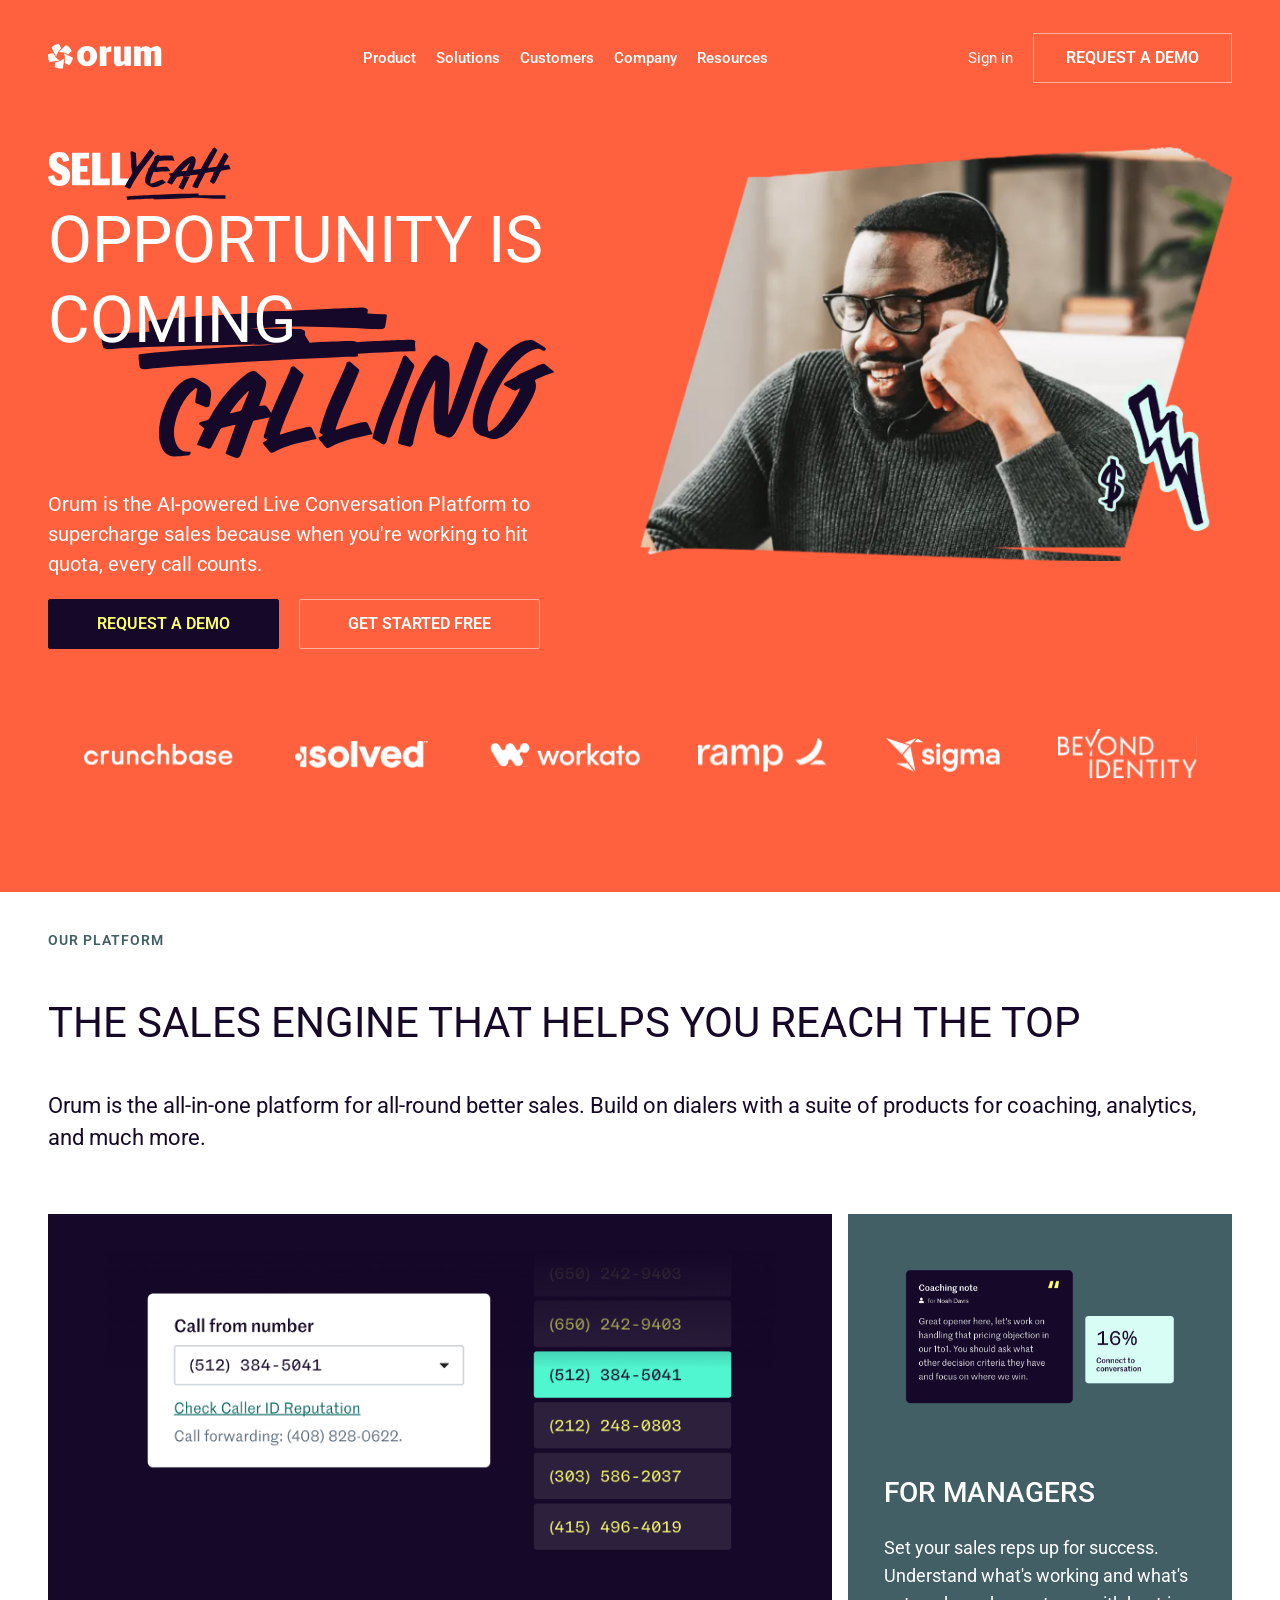
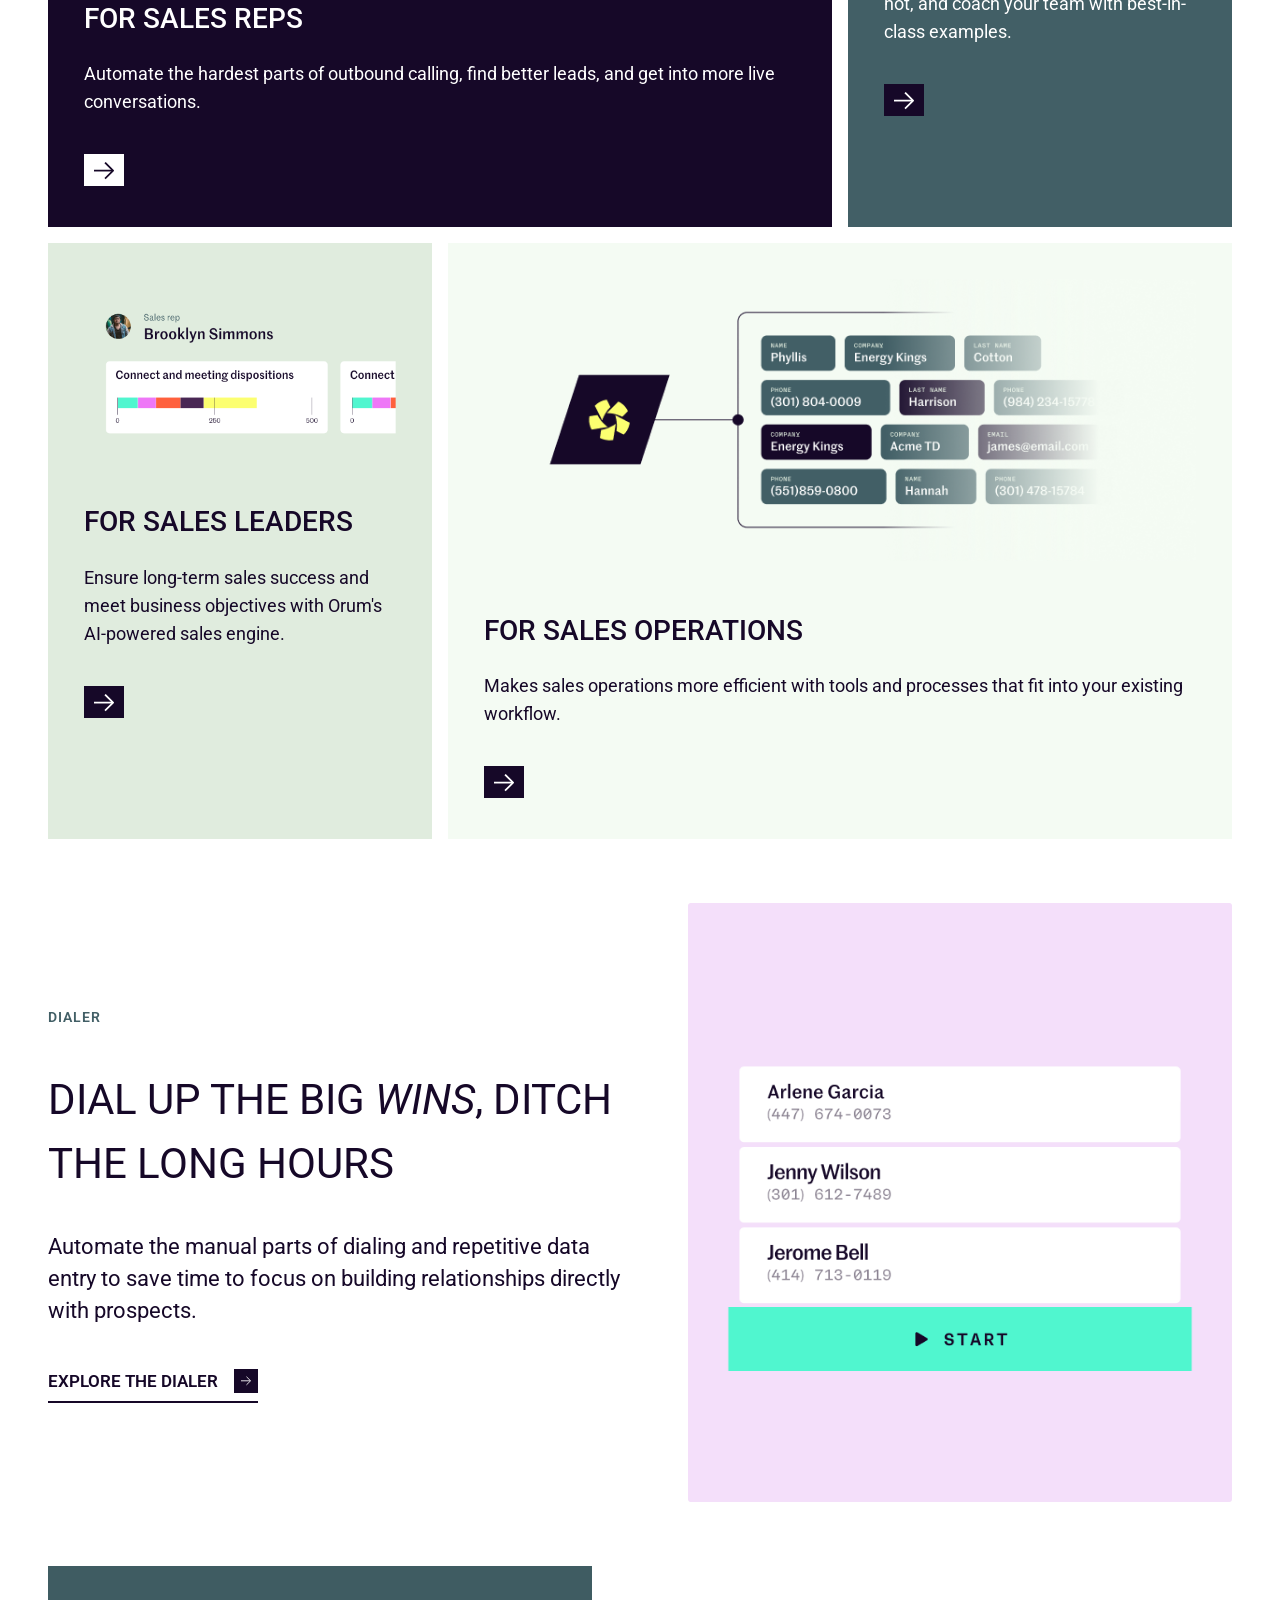
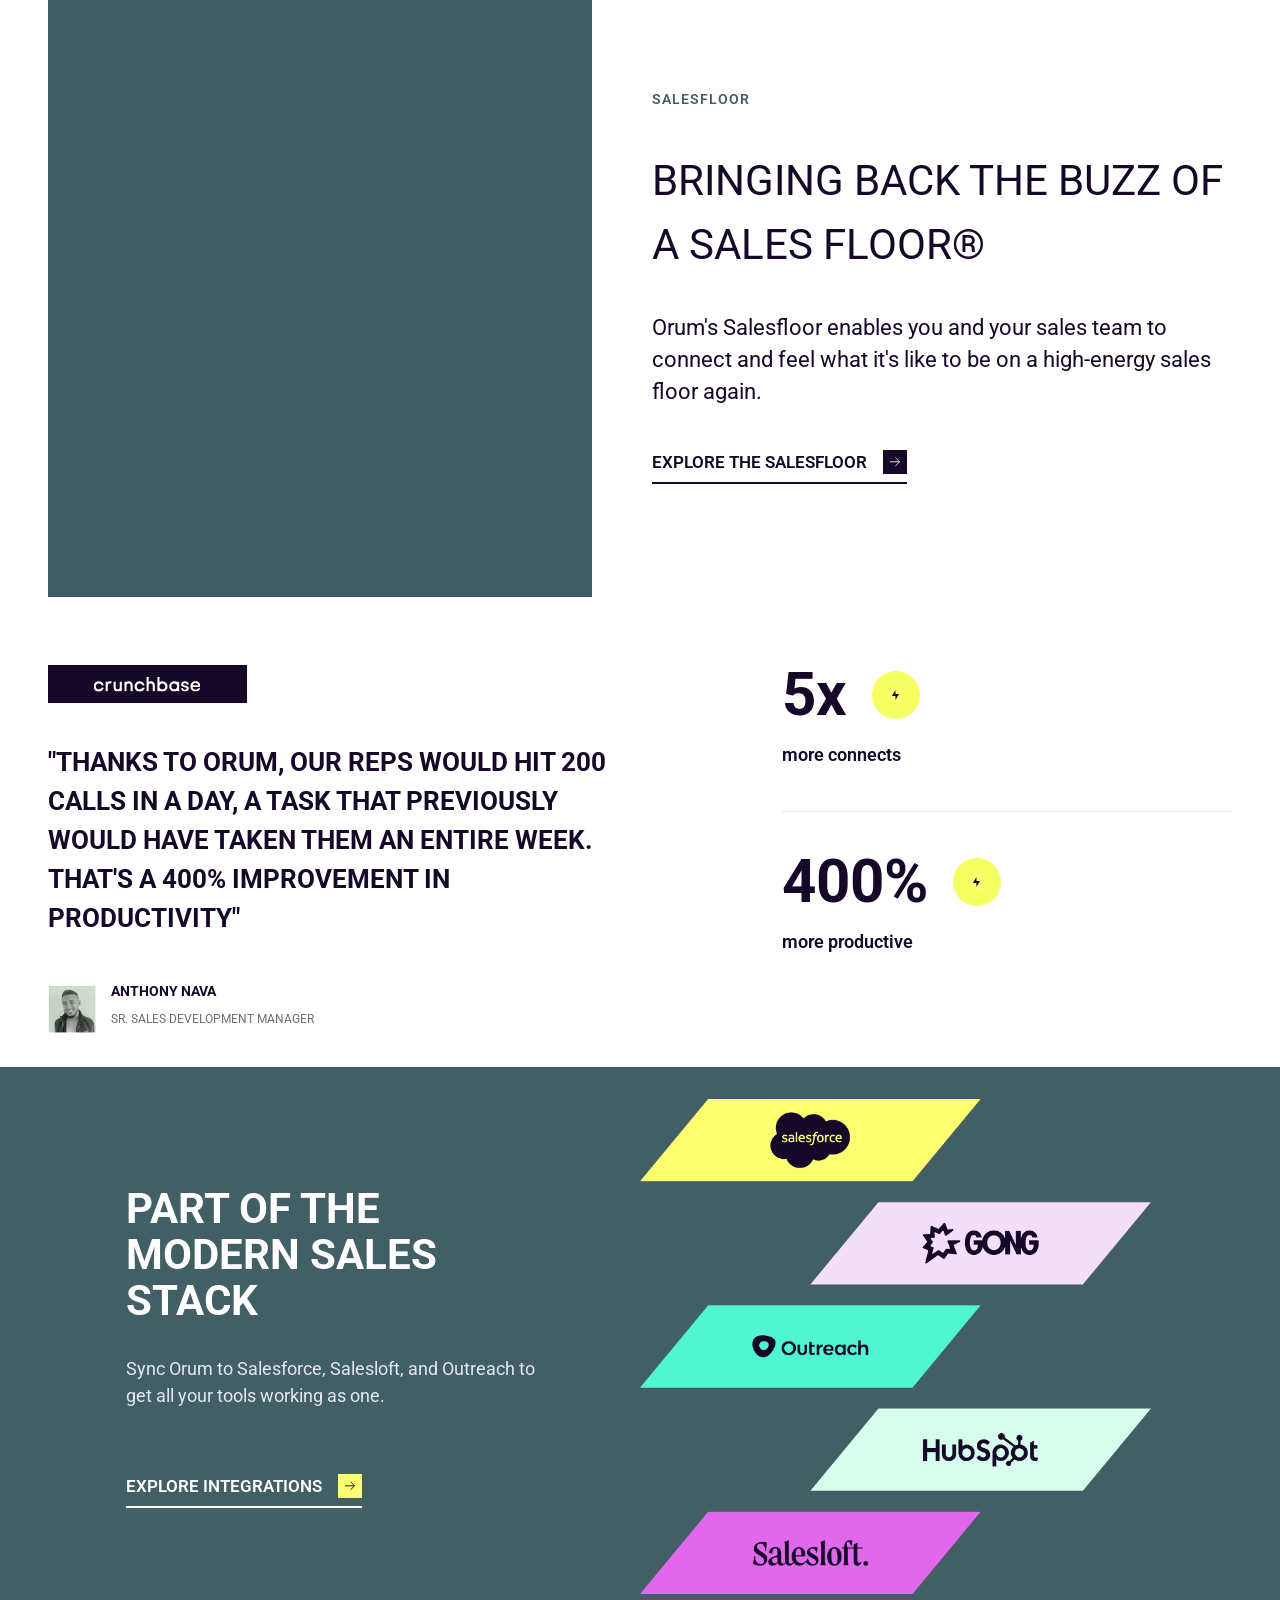
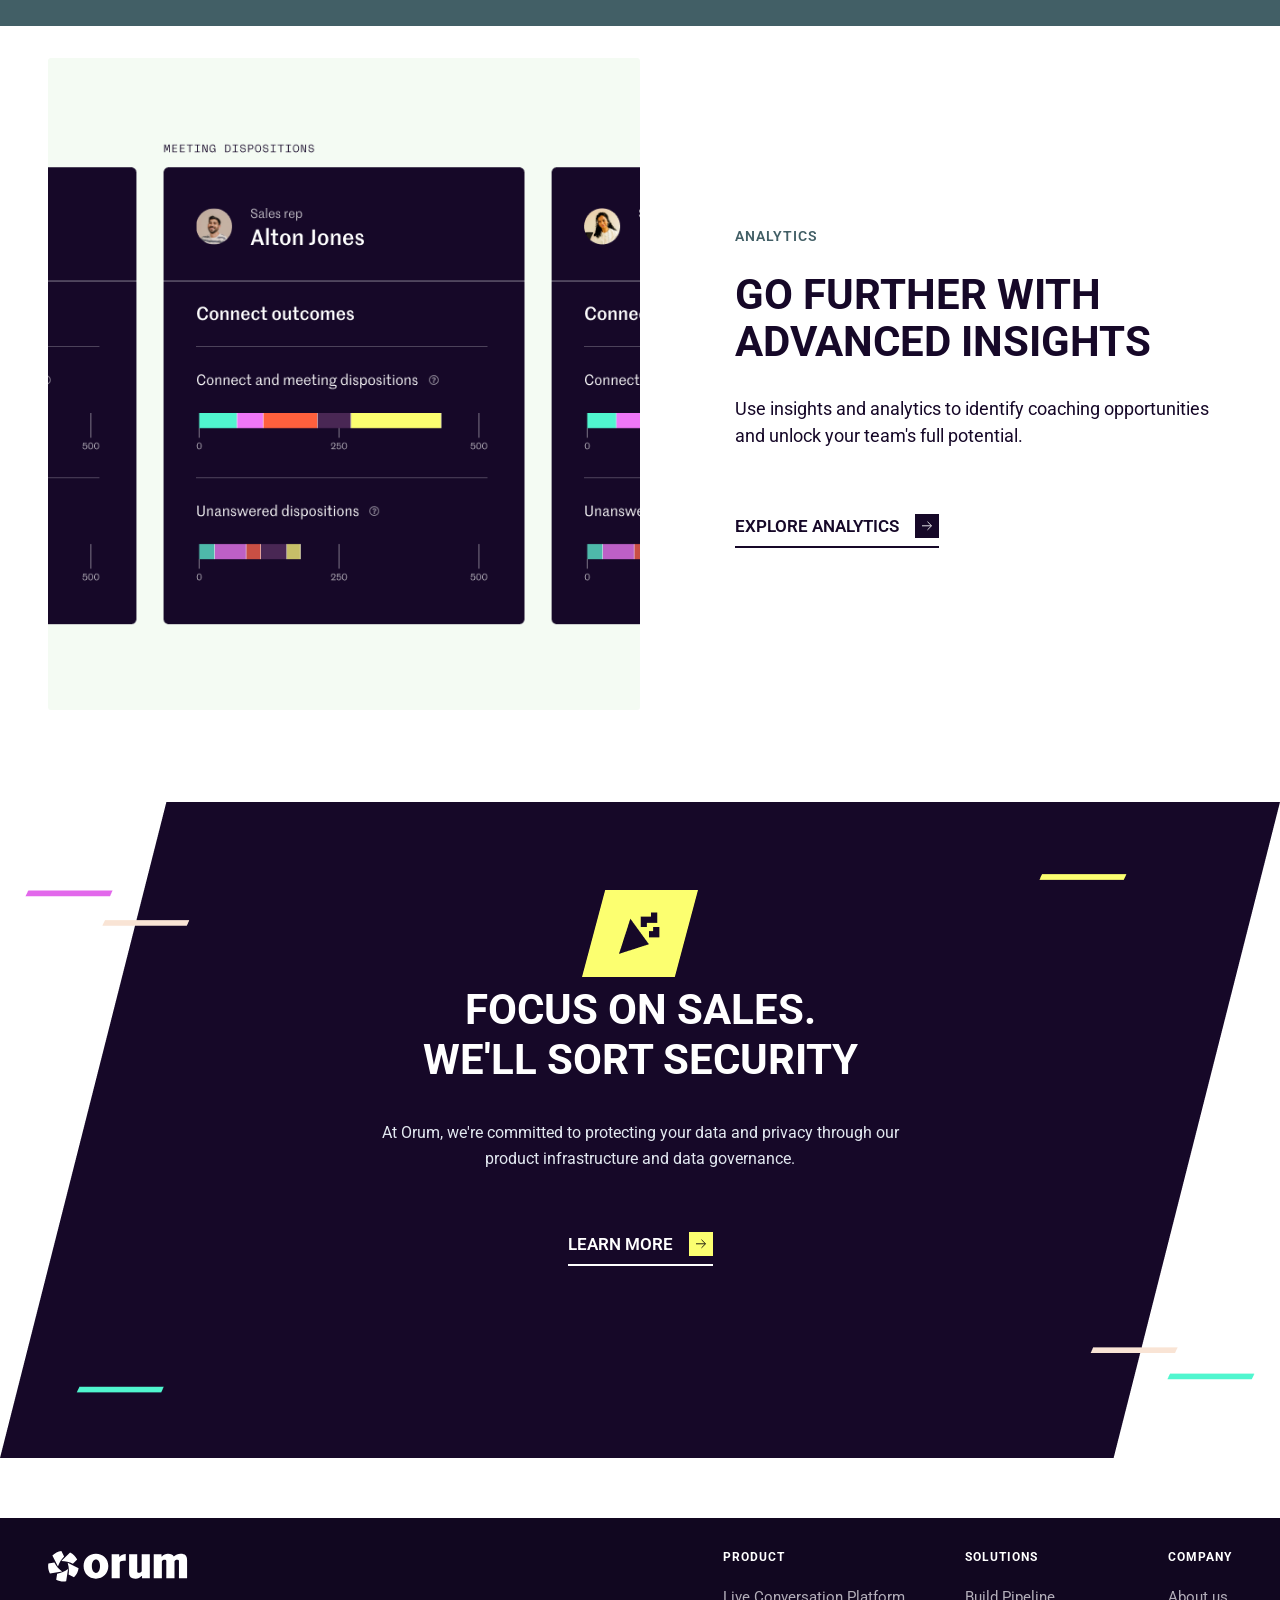
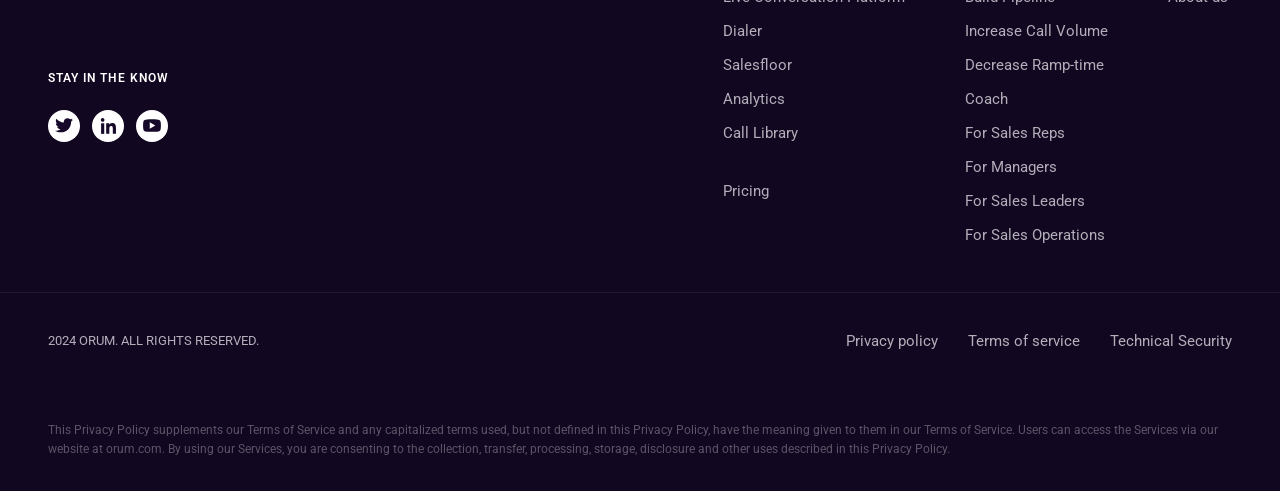
<file: kursova/index.html>
<!DOCTYPE html>
<html lang="uk">

<head>
    <meta charset="UTF-8">
    <meta name="viewport" content="width=device-width, initial-scale=1.0">
    <title>Kursova robota Amielkin</title>
    <link rel="preconnect" href="https://fonts.googleapis.com">
    <link rel="preconnect" href="https://fonts.gstatic.com" crossorigin>
    <link href="https://fonts.googleapis.com/css2?family=Roboto:ital,wght@0,100..900;1,100..900&display=swap"
        rel="stylesheet">
    <link rel="stylesheet" href="./assets/style.css" />
</head>

<body>


    <div class="mobile-menu" id="mobileMenu">
        <a href="#">Product</a>
        <a href="#">Solutions</a>
        <a href="#">Customers</a>
        <a href="#">Company</a>
        <a href="#">Resources</a>
        <a class="mobile-cta-btn" href="#">Sign in</a>
        <a class="mobile-cta-btn" href="#">Request a demo</a>
    </div>

    <section class="hero">
        <header class="container">
            <div class="logo-container">
                <a href="#"><img src="./assets/img/logo.svg" alt="Logo" /></a>
            </div>
            <nav>
                <ul>
                    <li><a href="#">Product</a></li>
                    <li><a href="#">Solutions</a></li>
                    <li><a href="#">Customers</a></li>
                    <li><a href="#">Company</a></li>
                    <li><a href="#">Resources</a></li>
                </ul>
            </nav>
            <div class="header-cta">
                <a class="cta" href="#">Sign in</a>
                <a class="cta-btn" href="#">Request a demo</a>
            </div>
            <button class="hamburger" id="hamburger" aria-label="Меню">
                <span></span>
                <span></span>
                <span></span>
            </button>
        </header>

        <div class="hero-content container">
            <div>
                <img class="sy-img" src="./assets/img/sellyeah.svg" />
                <h1>Opportunity is coming</h1>
                <img class="call-img" src="./assets/img/calling.svg" />
                <p class="hero-sub">Orum is the AI-powered Live Conversation Platform to supercharge sales because when
                    you're working to hit quota, every call counts.</p>
                <a class="btn-black" href="#">REQUEST A DEMO</a>
                <a class="btn" href="#">Get started free</a>
            </div>
            <div>
                <img class="sp-img" src="./assets/img/man.png" />
            </div>
            <div class="partners">
                <img src="./assets/img/partner1.svg" />
                <img src="./assets/img/partner2.svg" />
                <img src="./assets/img/partner3.svg" />
                <img src="./assets/img/partner4.svg" />
                <img src="./assets/img/partner5.svg" />
                <img src="./assets/img/partner6.svg" />
            </div>
        </div>
    </section>

    <section class="platform container">
        <div>
            <p class="mark">Our platform</p>
            <h2>The sales engine that helps you reach the top</h2>
            <p>Orum is the all-in-one platform for all-round better sales. Build on dialers with a suite of products for
                coaching, analytics, and much more.</p>
        </div>
        <div class="platform-grid">
            <div class="card card-1">
                <img class="card-img" src="./assets/img/card_1.png" />
                <h2>For Sales Reps</h2>
                <p>Automate the hardest parts of outbound calling, find better leads, and get into more live
                    conversations.</p>
                <button class="card-arrow"><img src="./assets/img/arrow_b.svg" /></button>
            </div>
            <div class="card card-2">
                <img class="card-img" src="./assets/img/card_2.png" />
                <h2>For Managers</h2>
                <p>Set your sales reps up for success. Understand what's working and what's not, and coach your team
                    with best-in-class examples.</p>
                <button class="card-arrow"><img src="./assets/img/arrow.svg" /></button>
            </div>
            <div class="card card-3">
                <img class="card-img" src="./assets/img/card_3.png" />
                <h2>For Sales Leaders</h2>
                <p>Ensure long-term sales success and meet business objectives with Orum's AI-powered sales engine.</p>
                <button class="card-arrow"><img src="./assets/img/arrow.svg" /></button>
            </div>
            <div class="card card-4">
                <img class="card-img" src="./assets/img/card_4.png" />
                <h2>For Sales Operations</h2>
                <p>Makes sales operations more efficient with tools and processes that fit into your existing workflow.
                </p>
                <button class="card-arrow"><img src="./assets/img/arrow.svg" /></button>
            </div>
        </div>
    </section>

    <section class="dialer container">
        <div class="dot">
            <p class="mark">Dialer</p>
            <h2>Dial up the big <i>wins</i>, ditch the long hours</h2>
            <p>Automate the manual parts of dialing and repetitive data entry to save time to focus on building
                relationships directly with prospects.</p>
            <div class="arrow-cta">
                <a class="link-arrow" href="#">Explore the dialer</a>
                <button class="arrow-btn"><img src="./assets/img/arrow.svg" /></button>
            </div>
        </div>
        <div>
            <img src="./assets/img/dialer-img.png" />
        </div>
    </section>

    <section class="salesfloor container">
        <div>
            <img src="./assets/img/bg-gray.png" />
        </div>
        <div class="dot">
            <p class="mark">Salesfloor</p>
            <h2>Bringing back the buzz of a sales floor®</h2>
            <p>Orum's Salesfloor enables you and your sales team to connect and feel what it's like to be on a
                high-energy sales floor again.</p>
            <div class="arrow-cta">
                <a class="link-arrow" href="#">Explore the salesfloor</a>
                <button class="arrow-btn"><img src="./assets/img/arrow.svg" /></button>
            </div>
        </div>
    </section>

    <section class="testimonial container">
        <div class="dot">
            <img class="crunchbase-logo" src="./assets/img/crunchbase.svg" />
            <div class="testimonial-text-block">
                <p>"THANKS TO ORUM, OUR REPS WOULD HIT 200 CALLS IN A DAY, A TASK THAT PREVIOUSLY WOULD HAVE TAKEN THEM
                    AN ENTIRE WEEK. THAT'S A 400% IMPROVEMENT IN PRODUCTIVITY"</p>
            </div>
            <div class="testimonial-man">
                <img src="./assets/img/testimonial-img.png" />
                <div class="man-info">
                    <h3>ANTHONY NAVA</h3>
                    <p>SR. SALES DEVELOPMENT MANAGER</p>
                </div>
            </div>
        </div>
        <div class="stats-container">
            <div class="stat-item">
                <div class="stat-row">
                    <h1>5x</h1>
                    <div class="yellow-circle">
                        <img src="./assets/img/testimonial-pw.svg" />
                    </div>
                </div>
                <p class="stat-desc">more connects</p>
            </div>
            <div class="stat-item">
                <div class="stat-row">
                    <h1>400%</h1>
                    <div class="yellow-circle">
                        <img src="./assets/img/testimonial-pw.svg" />
                    </div>
                </div>
                <p class="stat-desc">more productive</p>
            </div>
        </div>
    </section>

    <section class="stack container">
        <div class="stack-info container">
            <h2>Part of the modern sales stack</h2>
            <p>Sync Orum to Salesforce, Salesloft, and Outreach to get all your tools working as one.</p>
            <div class="arrow-cta">
                <a class="link-arrow" href="#">Explore integrations</a>
                <button class="arrow-btn"><img src="./assets/img/arrow.svg" /></button>
            </div>
        </div>
        <div class="stack-image">
            <img src="./assets/img/stack.png" alt="Integrations Stack" />
        </div>
    </section>

    <section class="analytics container">
        <div class="analytics-image">
            <img src="./assets/img/analytics-img.png" alt="Analytics Dashboard" />
        </div>
        <div class="analytics-info">
            <p class="mark">Analytics</p>
            <h2>Go further with advanced insights</h2>
            <p class="analytics-desc">Use insights and analytics to identify coaching opportunities and unlock your
                team's full potential.</p>
            <div class="arrow-cta">
                <a class="link-arrow" href="#">Explore Analytics</a>
                <button class="arrow-btn"><img src="./assets/img/arrow.svg" /></button>
            </div>
        </div>
    </section>

    <section class="security-cta">
        <div class="cta-block container">
            <div class="cta-text">
                <h2>Focus on sales.<br>We'll sort security</h2>
                <p>At Orum, we're committed to protecting your data and privacy through our product infrastructure and
                    data governance.</p>
                <div class="arrow-cta">
                    <a class="link-arrow" href="#">Learn more</a>
                    <button class="arrow-btn"><img src="./assets/img/arrow.svg" /></button>
                </div>
            </div>
        </div>
    </section>

    <footer class="footer">
        <div class="footer-top container">
            <div class="footer-brand">
                <img class="footer-logo" src="./assets/img/logo.svg" alt="Orum Logo" />
                <div class="social-block">
                    <p>Stay in the know</p>
                    <div class="social-icons">
                        <a href="#"><img src="./assets/img/twitter-logo.svg" alt="Twitter" /></a>
                        <a href="#"><img src="./assets/img/linkedin-logo.svg" alt="LinkedIn" /></a>
                        <a href="#"><img src="./assets/img/youtube-logo.svg" alt="YouTube" /></a>
                    </div>
                </div>
            </div>
            <div class="footer-links-grid">
                <div class="footer-column">
                    <h3>Product</h3>
                    <a href="#">Live Conversation Platform</a>
                    <a href="#">Dialer</a>
                    <a href="#">Salesfloor</a>
                    <a href="#">Analytics</a>
                    <a href="#">Call Library</a>
                    <a href="#" class="pricing-link">Pricing</a>
                </div>
                <div class="footer-column">
                    <h3>Solutions</h3>
                    <a href="#">Build Pipeline</a>
                    <a href="#">Increase Call Volume</a>
                    <a href="#">Decrease Ramp-time</a>
                    <a href="#">Coach</a>
                    <a href="#">For Sales Reps</a>
                    <a href="#">For Managers</a>
                    <a href="#">For Sales Leaders</a>
                    <a href="#">For Sales Operations</a>
                </div>
                <div class="footer-column">
                    <h3>Company</h3>
                    <a href="#">About us</a>
                </div>
            </div>
        </div>
        <div class="footer-bottom container">
            <div class="footer-copyright">
                <p>2024 ORUM. ALL RIGHTS RESERVED.</p>
            </div>
            <div class="footer-legal-links">
                <a href="#">Privacy policy</a>
                <a href="#">Terms of service</a>
                <a href="#">Technical Security</a>
            </div>
        </div>
        <div class="footer-disclaimer container">
            <p>This Privacy Policy supplements our Terms of Service and any capitalized terms used, but not defined in
                this Privacy Policy, have the meaning given to them in our Terms of Service. Users can access the
                Services via our website at orum.com. By using our Services, you are consenting to the collection,
                transfer, processing, storage, disclosure and other uses described in this Privacy Policy.</p>
        </div>
    </footer>

    <script>
        const hamburger = document.getElementById('hamburger');
        const mobileMenu = document.getElementById('mobileMenu');

        hamburger.addEventListener('click', () => {
            hamburger.classList.toggle('open');
            mobileMenu.classList.toggle('open');
            document.body.style.overflow = mobileMenu.classList.contains('open') ? 'hidden' : '';
        });

        mobileMenu.querySelectorAll('a').forEach(link => {
            link.addEventListener('click', () => {
                hamburger.classList.remove('open');
                mobileMenu.classList.remove('open');
                document.body.style.overflow = '';
            });
        });
    </script>
</body>

</html>
</file>
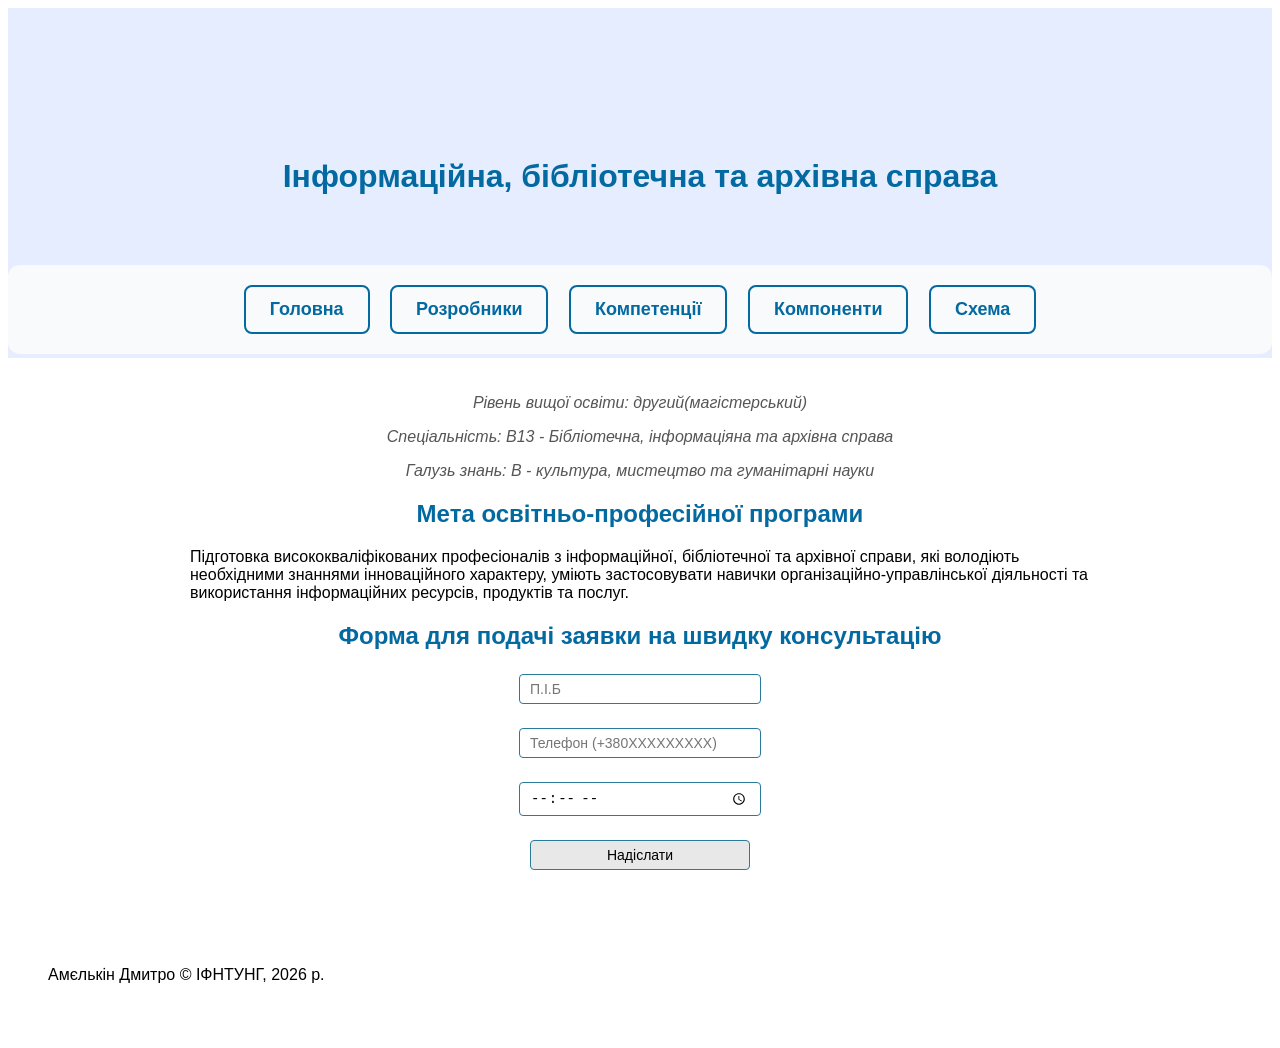
<file: lab4/index.html>
<!DOCTYPE html>
<html>
    <head>
        <meta charset="UTF-8">
        <title>Лабораторна робота №4</title>
        <link rel="stylesheet" type="text/css" href="./assets/style.css">
    </head>
    <body>
        <header>
            <h1>Інформаційна, бібліотечна та архівна справа</h1>
            <nav>
                <ul class="navigation">
                    <li><a href="./index.html">Головна</a></li>
                    <li><a href="./group.html">Розробники</a></li>
                    <li><a href="./competencies.html">Компетенції</a></li>
                    <li><a href="./components.html">Компоненти</a></li>
                    <li><a href="./graph.html">Схема</a></li>
                </ul>
            </nav>
        </header>
        <main class="container">
            <p class="subtitle">Рівень вищої освіти: другий(магістерський)</p>
        <p class="subtitle">Спеціальність: B13 - Бібліотечна, інформаціяна та архівна справа</p>
        <p class="subtitle">Галузь знань: B - культура, мистецтво та гуманітарні науки</p>
            
            <h2 id="goal">Мета освітньо-професійної програми</h2>
            <p>Підготовка висококваліфікованих професіоналів з інформаційної, бібліотечної та архівної справи, які володіють необхідними знаннями інноваційного характеру, уміють застосовувати навички організаційно-управлінської діяльності та використання інформаційних ресурсів, продуктів та послуг.</p>
            <h2>Форма для подачі заявки на швидку консультацію</h2>
                <div class="form-container">
                    <form id="feedbackForm" method="POST">
                        <p><input type="text" name="fullname" required placeholder="П.І.Б"/></p>
                        <p><input type="tel" name="phone" required placeholder="Телефон (+380XXXXXXXXX)"/></p>
                        <p><input type="time" name="calltime" required min="09:00" max="18:00"/></p>
                        <p><button type="submit">Надіслати</button></p>
                    </form>
                </div>
        </main>
        <footer>
            <p>Амєлькін Дмитро © ІФНТУНГ, 2026 р.</p>
        </footer>
    </body>
</html>
</file>
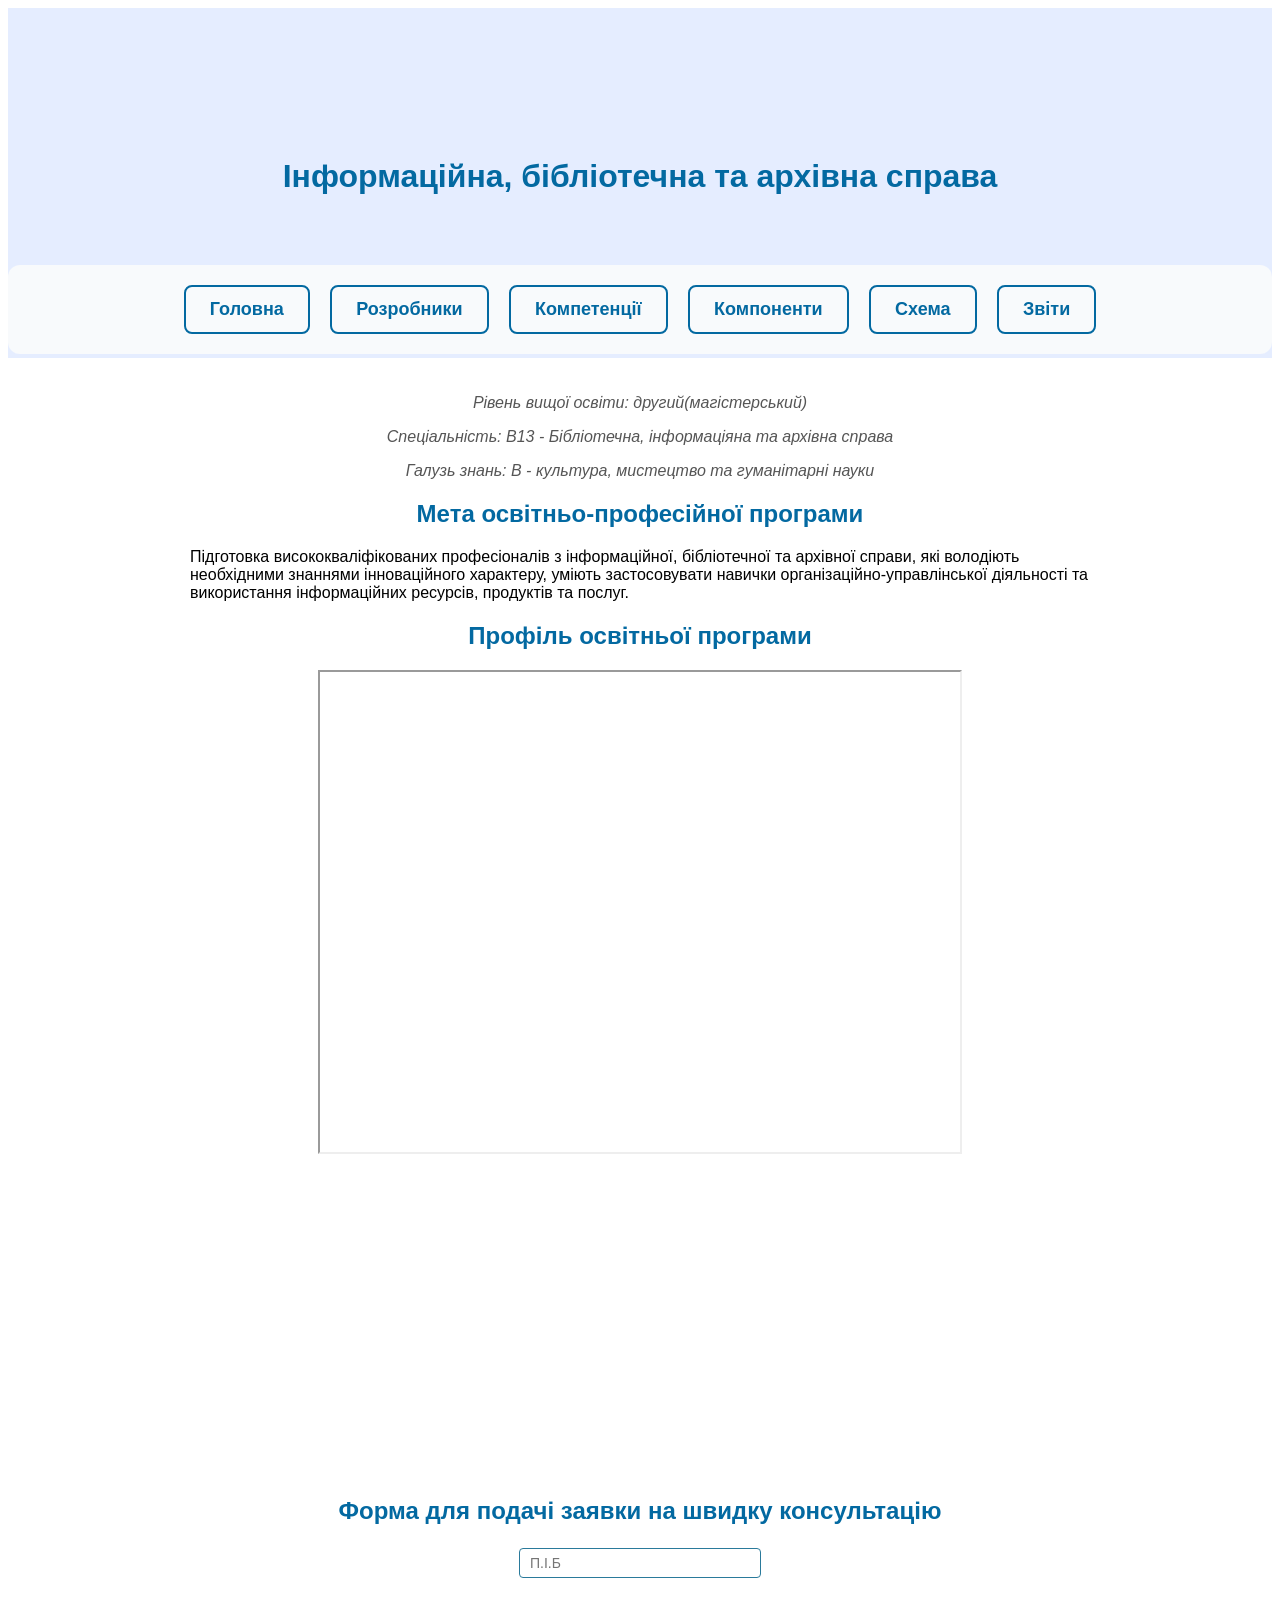
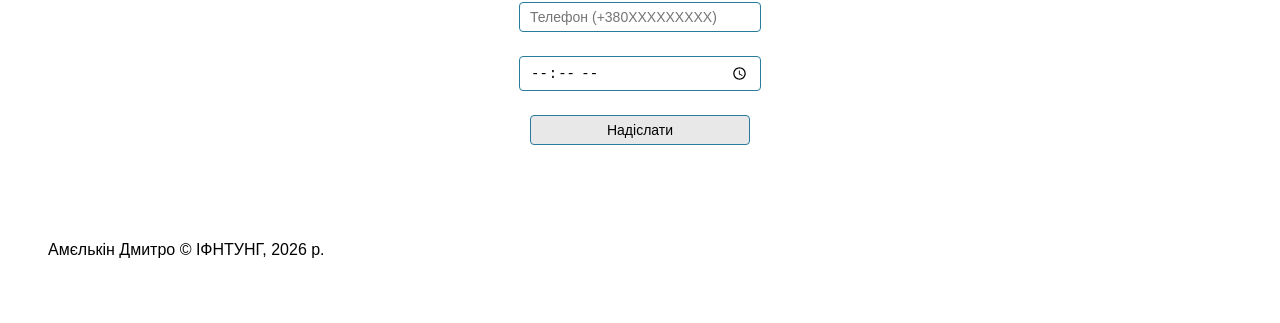
<file: lab5/index.html>
<!DOCTYPE html>
<html>
    <head>
        <meta charset="UTF-8">
        <title>Лабораторна робота №5</title>
        <link rel="stylesheet" type="text/css" href="./assets/style.css">
    </head>
    <body>
        <header>
            <h1>Інформаційна, бібліотечна та архівна справа</h1>
            <nav>
                <ul class="navigation">
                    <li><a href="./index.html">Головна</a></li>
                    <li><a href="./group.html">Розробники</a></li>
                    <li><a href="./competencies.html">Компетенції</a></li>
                    <li><a href="./components.html">Компоненти</a></li>
                    <li><a href="./graph.html">Схема</a></li>
                    <li><a href="./reports.html">Звіти</a></li>
                </ul>
            </nav>
        </header>
        <main class="container">
        <p class="subtitle">Рівень вищої освіти: другий(магістерський)</p>
        <p class="subtitle">Спеціальність: B13 - Бібліотечна, інформаціяна та архівна справа</p>
        <p class="subtitle">Галузь знань: B - культура, мистецтво та гуманітарні науки</p>
            
            <h2 id="goal">Мета освітньо-професійної програми</h2>
            <p>Підготовка висококваліфікованих професіоналів з інформаційної, бібліотечної та архівної справи, які володіють необхідними знаннями інноваційного характеру, уміють застосовувати навички організаційно-управлінської діяльності та використання інформаційних ресурсів, продуктів та послуг.</p>
            <h2>Профіль освітньої програми</h2>
            <div class="frame-container">
                <iframe src="https://drive.google.com/file/d/1HO4-Vm42VLBBBrt-Uw4V4CVhF7adf904/preview" width="640" height="480"></iframe>
            </div>
            <div class="frame-container">
                <iframe width="560" height="315" src="https://www.youtube.com/embed/mPJ2pOv7G_w?si=UAwRCyKBdatKI7aD" title="YouTube video player" frameborder="0" allow="accelerometer; autoplay; clipboard-write; encrypted-media; gyroscope; picture-in-picture; web-share" referrerpolicy="strict-origin-when-cross-origin" allowfullscreen></iframe>
            </div>
            <h2>Форма для подачі заявки на швидку консультацію</h2>
                <div class="form-container">
                    <form id="feedbackForm" method="POST">
                        <p><input type="text" name="fullname" required placeholder="П.І.Б"/></p>
                        <p><input type="tel" name="phone" required placeholder="Телефон (+380XXXXXXXXX)"/></p>
                        <p><input type="time" name="calltime" required min="09:00" max="21:00"/></p>
                        <p><button type="submit">Надіслати</button></p>
                    </form>
                </div>
        </main>
        <footer>
            <p>Амєлькін Дмитро © ІФНТУНГ, 2026 р.</p>
        </footer>
    </body>
</html>
</file>
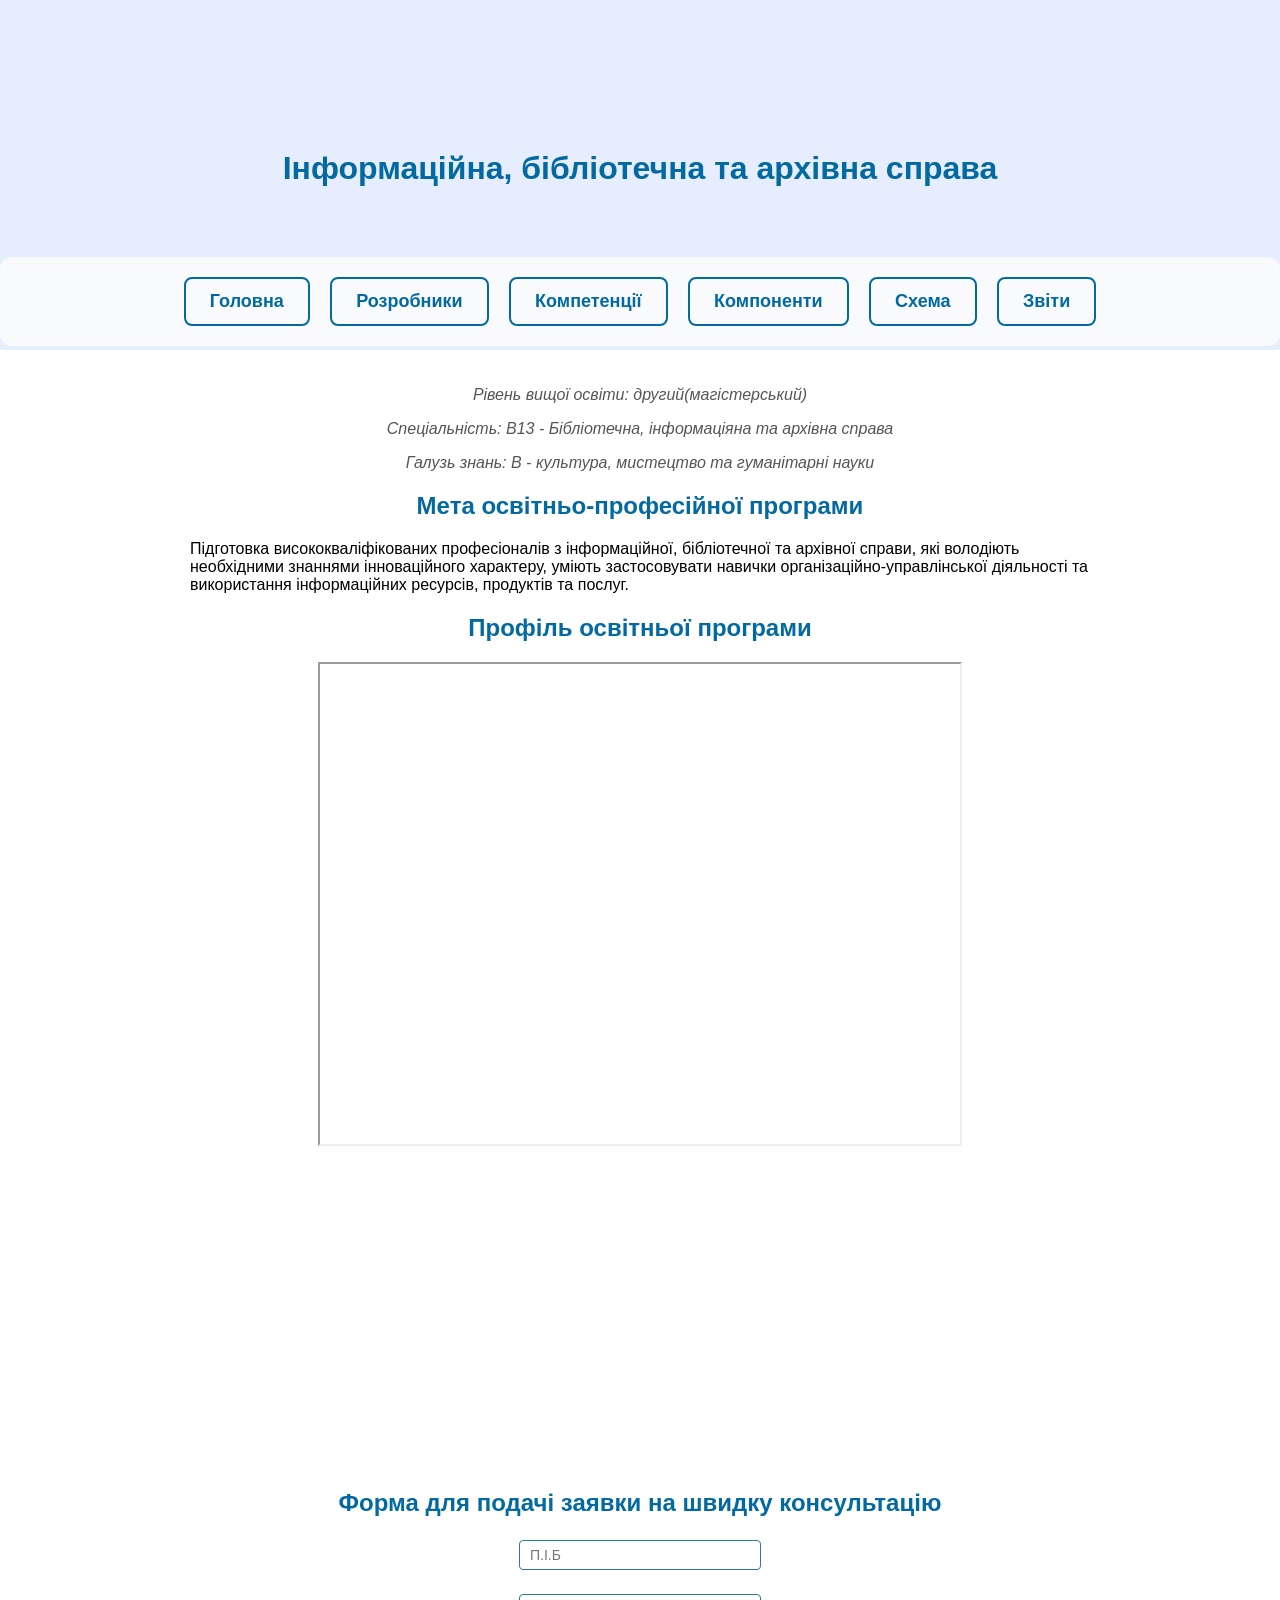
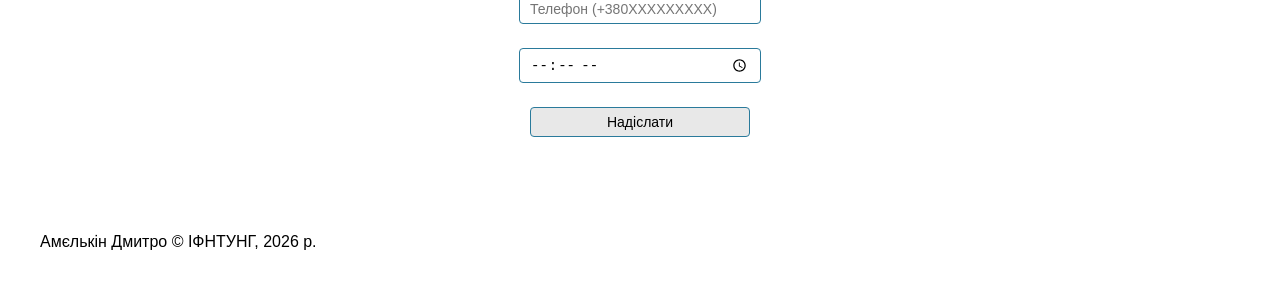
<file: lab6/index.html>
<!DOCTYPE html>
<html>
    <head>
        <meta charset="UTF-8">
        <title>Лабораторна робота №5</title>
        <link rel="stylesheet" type="text/css" href="./assets/style.css">
        <meta name="viewport" content="width=device-width, initial-scale=1" />
    </head>
    <body>
        <header>
            <h1>Інформаційна, бібліотечна та архівна справа</h1>
            <nav>
                <ul class="navigation">
                    <li><a href="./index.html">Головна</a></li>
                    <li><a href="./group.html">Розробники</a></li>
                    <li><a href="./competencies.html">Компетенції</a></li>
                    <li><a href="./components.html">Компоненти</a></li>
                    <li><a href="./graph.html">Схема</a></li>
                    <li><a href="./reports.html">Звіти</a></li>
                </ul>
            </nav>
        </header>
        <main class="container">
        <p class="subtitle">Рівень вищої освіти: другий(магістерський)</p>
        <p class="subtitle">Спеціальність: B13 - Бібліотечна, інформаціяна та архівна справа</p>
        <p class="subtitle">Галузь знань: B - культура, мистецтво та гуманітарні науки</p>
            
            <h2 id="goal">Мета освітньо-професійної програми</h2>
            <p>Підготовка висококваліфікованих професіоналів з інформаційної, бібліотечної та архівної справи, які володіють необхідними знаннями інноваційного характеру, уміють застосовувати навички організаційно-управлінської діяльності та використання інформаційних ресурсів, продуктів та послуг.</p>
            <h2>Профіль освітньої програми</h2>
            <div class="frame-container">
                <iframe src="https://drive.google.com/file/d/1HO4-Vm42VLBBBrt-Uw4V4CVhF7adf904/preview" width="640" height="480"></iframe>
            </div>
            <div class="frame-container">
                <iframe width="560" height="315" src="https://www.youtube.com/embed/mPJ2pOv7G_w?si=UAwRCyKBdatKI7aD" title="YouTube video player" frameborder="0" allow="accelerometer; autoplay; clipboard-write; encrypted-media; gyroscope; picture-in-picture; web-share" referrerpolicy="strict-origin-when-cross-origin" allowfullscreen></iframe>
            </div>
            <h2>Форма для подачі заявки на швидку консультацію</h2>
                <div class="form-container">
                    <form id="feedbackForm" method="POST">
                        <p><input type="text" name="fullname" required placeholder="П.І.Б"/></p>
                        <p><input type="tel" name="phone" required placeholder="Телефон (+380XXXXXXXXX)"/></p>
                        <p><input type="time" name="calltime" required min="09:00" max="21:00"/></p>
                        <p><button type="submit">Надіслати</button></p>
                    </form>
                </div>
        </main>
        <footer>
            <p>Амєлькін Дмитро © ІФНТУНГ, 2026 р.</p>
        </footer>
    </body>
</html>
</file>
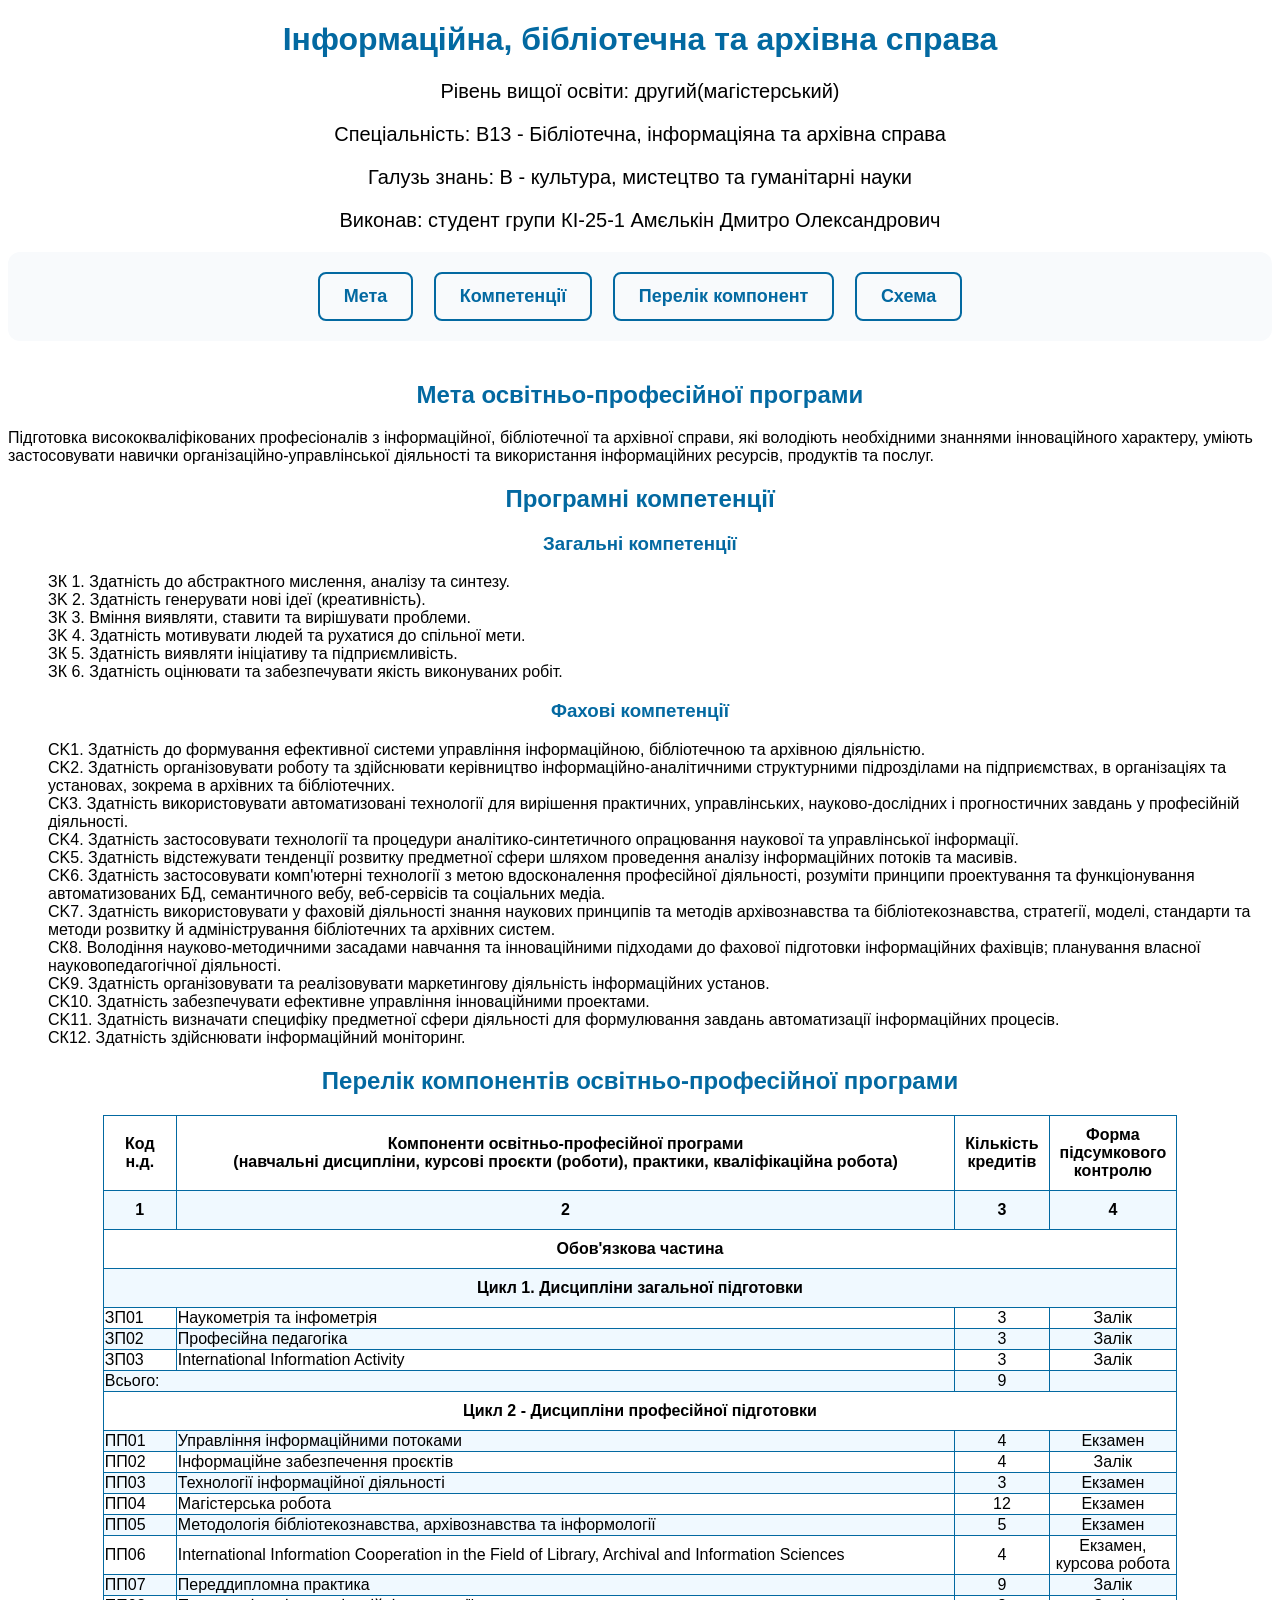
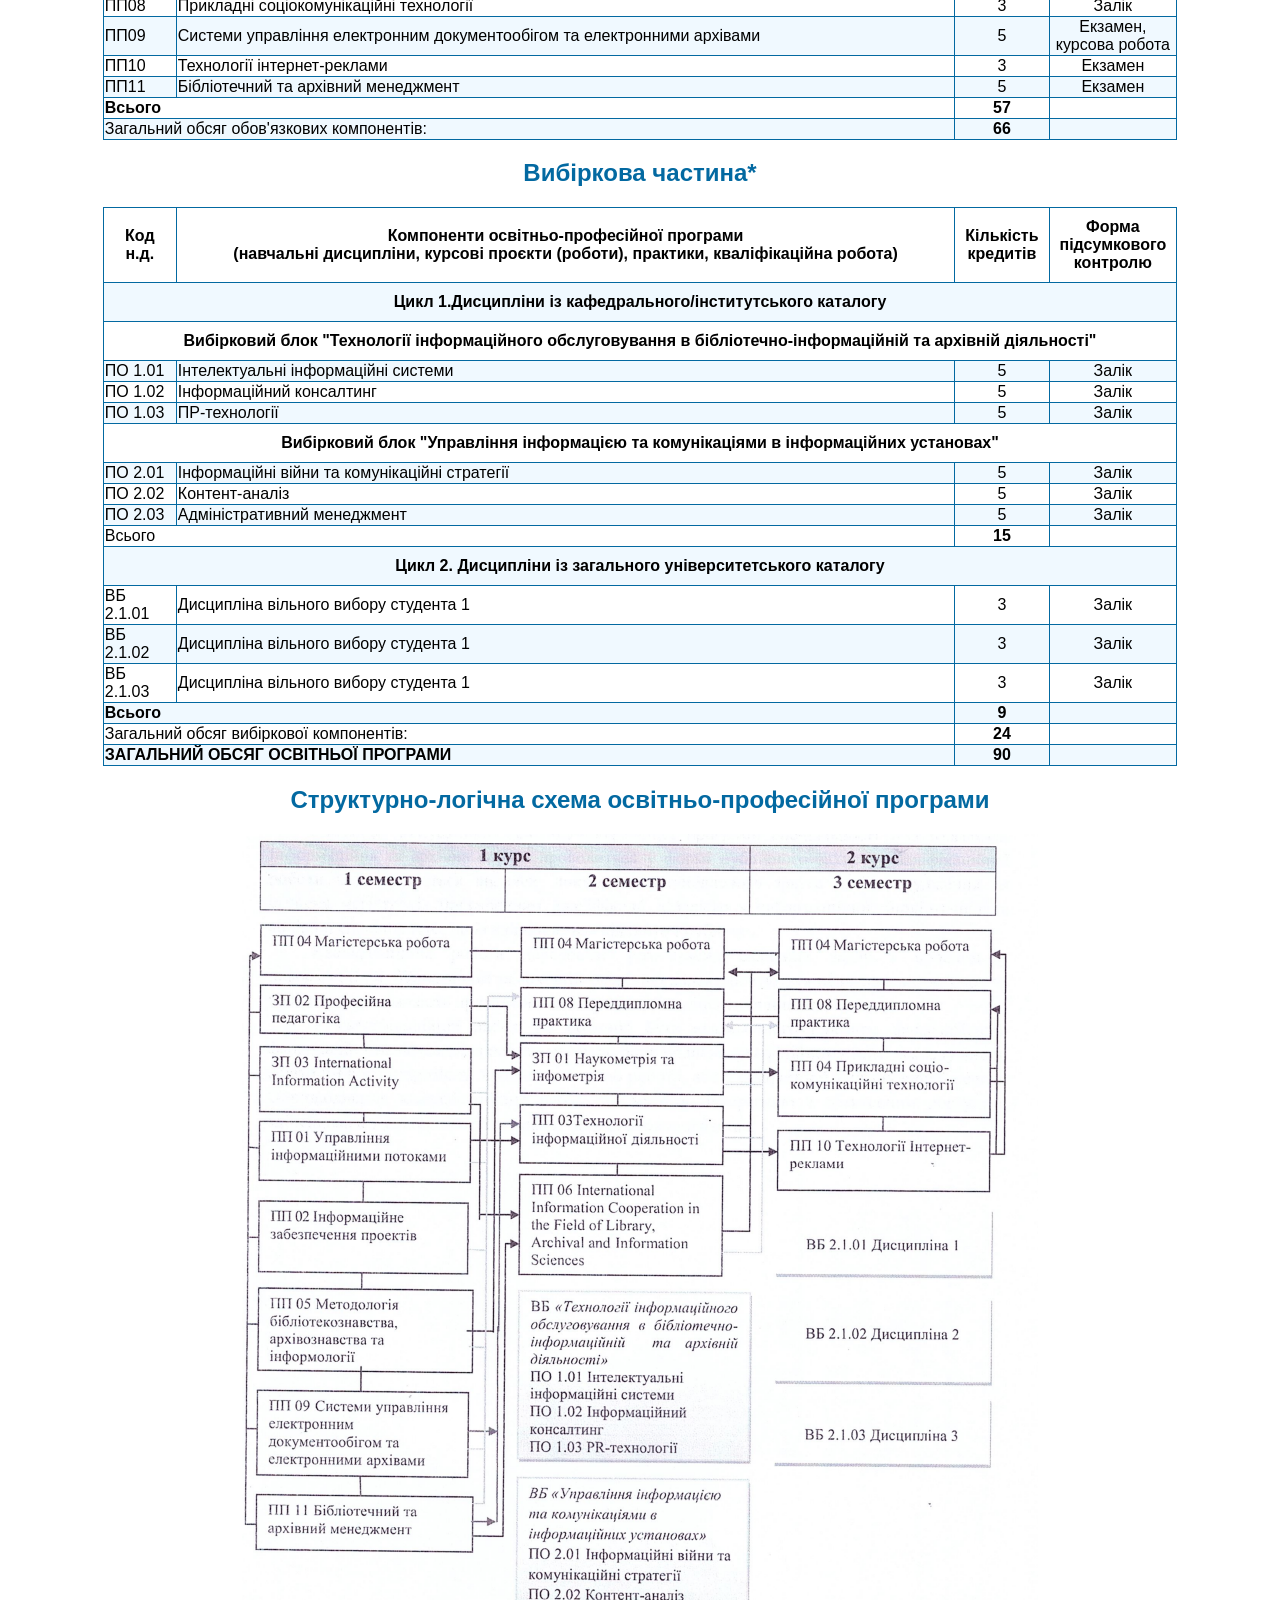
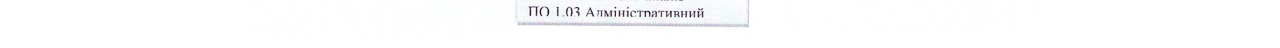
<file: lab3/lab3.html>
<!DOCTYPE html>
<html>  
    <head>
        <meta charset="UTF-8">
        <title>Лабораторна робота №3</title>
        <link rel="stylesheet" href="./assets/style.css">
    </head>
    <body>
        <h1>Інформаційна, бібліотечна та архівна справа</h1>
        <p class="subtitle">Рівень вищої освіти: другий(магістерський)</p>
        <p class="subtitle">Спеціальність: B13 - Бібліотечна, інформаціяна та архівна справа</p>
        <p class="subtitle">Галузь знань: B - культура, мистецтво та гуманітарні науки</p>
        <p class="subtitle">Виконав: студент групи КІ-25-1 Амєлькін Дмитро Олександрович</p>
        <ul class="navigation">
            <li><a href="#goal">Мета</a></li>
            <li><a href="#competencies">Компетенції</a></li>
            <li><a href="#components">Перелік компонент</a></li>
            <li><a href="#graph">Схема</a></li>
        </ul>
        <h2 id="goal">Мета освітньо-професійної програми</h2>
        <p>Підготовка висококваліфікованих професіоналів з інформаційної, бібліотечної та архівної справи, які володіють необхідними знаннями інноваційного характеру, уміють застосовувати навички організаційно-управлінської діяльності та використання інформаційних ресурсів, продуктів та послуг.</p>
        <h2 id="competencies">Програмні компетенції</h2>
        <h3>Загальні компетенції</h3>
        <ul class="general-comp-list">
            <li>ЗК 1. Здатність до абстрактного мислення, аналізу та синтезу.</li>
            <li>3K 2. Здатність генерувати нові ідеї (креативність).</li>
            <li>ЗК 3. Вміння виявляти, ставити та вирішувати проблеми. </li>
            <li>3K 4. Здатність мотивувати людей та рухатися до спільної мети.</li>
            <li>ЗК 5. Здатність виявляти ініціативу та підприємливість.</li>
            <li>ЗК 6. Здатність оцінювати та забезпечувати якість виконуваних робіт.</li>
        </ul>
        <h3>Фахові компетенції</h3>
        <ol class="spec-comp-list">
            <li>CK1. Здатність до формування ефективної системи управління інформаційною, бібліотечною та архівною діяльністю. </li>
            <li>CK2. Здатність організовувати роботу тa здійснювати керівництво інформаційно-аналітичними структурними підрозділами на підприємствах, в організаціях та установах, зокрема в архівних та бібліотечних.</li>
            <li>СК3. Здатність використовувати автоматизовані технології для вирішення практичних, управлінських, науково-дослідних і прогностичних завдань у професійній діяльності.</li>  
            <li>CK4. Здатність застосовувати технології та процедури аналітико-синтетичного опрацювання наукової та управлінської інформації.</li>
            <li>CK5. Здатність відстежувати тенденції розвитку предметної сфери шляхом проведення аналізу інформаційних потоків та масивів.</li>
            <li>CK6. Здатність застосовувати комп'ютерні технології з метою вдосконалення професійної діяльності, розуміти принципи проектування та функціонування автоматизованих БД, семантичного вебу, веб-сервісів та соціальних медіа.</li>
            <li>CK7. Здатність використовувати у фаховій діяльності знання наукових принципів та методів архівознавства тa бібліотекознавства, стратегії, моделі, стандарти та методи розвитку й адміністрування бібліотечних та архівних систем.</li>
            <li>СК8. Володіння науково-методичними засадами навчання та інноваційними підходами до фахової підготовки інформаційних фахівців; планування власної науковопедагогічної діяльності.</li>
            <li>CK9. Здатність організовувати тa реалізовувати маркетингову діяльність інформаційних установ.</li>
            <li>CK10. Здатність забезпечувати ефективне управління інноваційними проектами.</li>
            <li>CK11. Здатність визначати специфіку предметної сфери діяльності для формулювання завдань автоматизації інформаційних процесів.</li>
            <li>СК12. Здатність здійснювати інформаційний моніторинг.</li>
        </ol>
        <h2 id="components">Перелік компонентів освітньо-професійної програми</h2>
        <table class="components-table">
            <tr>
                <th class="col-code">Код н.д.</th>
                <th class="col-name">Компоненти освітньо-професійної програми<br>(навчальні дисципліни, курсові проєкти (роботи), практики, кваліфікаційна робота)</th>
                <th class="col-credits">Кількість кредитів</th>
                <th class="col-exam">Форма підсумкового контролю</th>
            </tr>
            <tr>
                <th>1</th>
                <th>2</th>
                <th>3</th>
                <th>4</th>
            </tr>
            <tr><th colspan="4"><b>Обов'язкова частина</b></th></tr>
            <tr><th colspan="4"><b>Цикл 1. Дисципліни загальної підготовки</b></th></tr>
            <tr>
                <td>ЗП01</td>
                <td>Наукометрія та інфометрія</td>
                <td class="col-credits">3</td>
                <td class="col-exam">Залік</td>
            </tr>
            <tr>
                <td>ЗП02</td>
                <td>Професійна педагогіка</td>
                <td class="col-credits">3</td>
                <td class="col-exam">Залік</td>
            </tr>
            <tr>
                <td>ЗП03</td>
                <td>International Information Activity</td>
                <td class="col-credits">3</td>
                <td class="col-exam">Залік</td>
            </tr>
            <tr>
                <td colspan="2">Всього:</td>
                <td class="col-credits">9</td>
                <td></td>
            </tr>
            <tr><th colspan="4"><b>Цикл 2 - Дисципліни професійної підготовки</b></th></tr>
            <tr>
                <td>ПП01</td>
                <td>Управління інформаційними потоками</td>
                <td class="col-credits">4</td>
                <td class="col-exam">Екзамен</td>
            </tr>
            <tr>
                <td>ПП02</td>
                <td>Інформаційне забезпечення проєктів</td>
                <td class="col-credits">4</td>
                <td class="col-exam">Залік</td>
            </tr>
            <tr>
                <td>ПП03</td>
                <td>Технології інформаційної діяльності</td>
                <td class="col-credits">3</td>
                <td class="col-exam">Екзамен</td>
            </tr>
            <tr>
                <td>ПП04</td>
                <td>Магістерська робота</td>
                <td class="col-credits">12</td>
                <td class="col-exam">Екзамен</td>
            </tr>
            <tr>
                <td>ПП05</td>
                <td>Методологія бібліотекознавства, архівознавства та інформології</td>
                <td class="col-credits">5</td>
                <td class="col-exam">Екзамен</td>
            </tr>
            <tr>
                <td>ПП06</td>
                <td>International Information Cooperation in the Field of Library, Archival and Information Sciences</td>
                <td class="col-credits">4</td>
                <td class="col-exam">Екзамен, курсова робота</td>
            </tr>
            <tr>
                <td>ПП07</td>
                <td>Переддипломна практика</td>
                <td class="col-credits">9</td>
                <td class="col-exam">Залік</td>
            </tr>
            <tr>
                <td>ПП08</td>
                <td>Прикладні соціокомунікаційні технології</td>
                <td class="col-credits">3</td>
                <td class="col-exam">Залік</td>
            </tr>
            <tr>
                <td>ПП09</td>
                <td>Системи управління електронним документообігом та електронними архівами</td>
                <td class="col-credits">5</td>
                <td class="col-exam">Екзамен, курсова робота</td>
            </tr>
            <tr>
                <td>ПП10</td>
                <td>Технології інтернет-реклами</td>
                <td class="col-credits">3</td>
                <td class="col-exam">Екзамен</td>
            </tr>
            <tr>
                <td>ПП11</td>
                <td>Бібліотечний та архівний менеджмент</td>
                <td class="col-credits">5</td>
                <td class="col-exam">Екзамен</td>
            </tr>
            <tr>
                <td colspan="2"><b>Всього</b></td>
                <td class="col-credits"><b>57</b></td>
                <td></td>
            </tr>
             <tr>
                <td colspan="2">Загальний обсяг обов'язкових компонентів:</td>
                <td class="col-credits"><b>66</b></td>
                <td></td>
            </tr>
        </table>
        <h2><b>Вибіркова частина*</b></h2>
        <table class="components-table">
            <tr>
                <th class="col-code">Код н.д.</th>
                <th class="col-name">Компоненти освітньо-професійної програми<br>(навчальні дисципліни, курсові проєкти (роботи), практики, кваліфікаційна робота)</th>
                <th class="col-credits">Кількість кредитів</th>
                <th class="col-exam">Форма підсумкового контролю</th>
            </tr>
            <tr><th colspan="4"><b>Цикл 1.Дисципліни із кафедрального/інститутського каталогу</b></th></tr>
            <tr><th colspan="4">Вибірковий блок "Технології інформаційного обслуговування в бібліотечно-інформаційній та архівній діяльності"</th></tr>
            <tr>
                <td class="col-code">ПО 1.01</td>
                <td class="col-name">Інтелектуальні інформаційні системи</td>
                <td class="col-credits">5</td>
                <td class="col-exam">Залік</td>
            </tr>
            <tr>
                <td>ПО 1.02</td>
                <td>Інформаційний консалтинг</td>
                <td class="col-credits">5</td>
                <td class="col-exam">Залік</td>
            </tr>
            <tr>
                <td>ПО 1.03</td>
                <td>ПР-технології</td>
                <td class="col-credits">5</td>
                <td class="col-exam">Залік</td>
            </tr>
            <tr><th colspan="4">Вибірковий блок "Управління інформацією та комунікаціями в інформаційних установах"</th></tr>
            <tr>
                <td>ПО 2.01</td>
                <td>Інформаційні війни та комунікаційні стратегії</td>
                <td class="col-credits">5</td>
                <td class="col-exam">Залік</td>
            </tr>
            <tr>
                <td>ПО 2.02</td>
                <td>Контент-аналіз</td>
                <td class="col-credits">5</td>
                <td class="col-exam">Залік</td>
            </tr>
            <tr>
                <td>ПО 2.03</td>
                <td>Адміністративний менеджмент</td>
                <td class="col-credits">5</td>
                <td class="col-exam">Залік</td>
            </tr>
            <tr>
                <td colspan="2">Всього</td>
                <td class="col-credits"><b>15</b></td>
                <td></td>
            </tr>
            <tr><th colspan="4"><b>Цикл 2. Дисципліни із загального університетського каталогу</b></th></tr>
            <tr>
                <td>ВБ 2.1.01</td>
                <td>Дисципліна вільного вибору студента 1</td>
                <td class="col-credits">3</td>
                <td class="col-exam">Залік</td>
            </tr>
            <tr>
                <td>ВБ 2.1.02</td>
                <td>Дисципліна вільного вибору студента 1</td>
                <td class="col-credits">3</td>
                <td class="col-exam">Залік</td>
            </tr>
            <tr>
                <td>ВБ 2.1.03</td>
                <td>Дисципліна вільного вибору студента 1</td>
                <td class="col-credits">3</td>
                <td class="col-exam">Залік</td>
            </tr>
            <tr>
                <td colspan="2"><b>Всього</b></td>
                <td class="col-credits"><b>9</b></td>
                <td></td>
            </tr>
            <tr>
                <td colspan="2">Загальний обсяг вибіркової компонентів:</td>
                <td class="col-credits"><b>24</b></td>
                <td></td>
            </tr>
            <tr>
                <td colspan="2" style="text-transform: uppercase;"><b>Загальний обсяг освітньої програми</b></td>
                <td class="col-credits"><b>90</b></td>
                <td></td>
            </tr>
        </table>
        <h2 id="graph">Структурно-логічна схема освітньо-професійної програми</h2>
        <div class="image-container">
            <img src="./assets/graph.png" alt="Структурно-логічна схема освітньо-професійної програми"/>
        </div>
    </body>
</html>
</file>
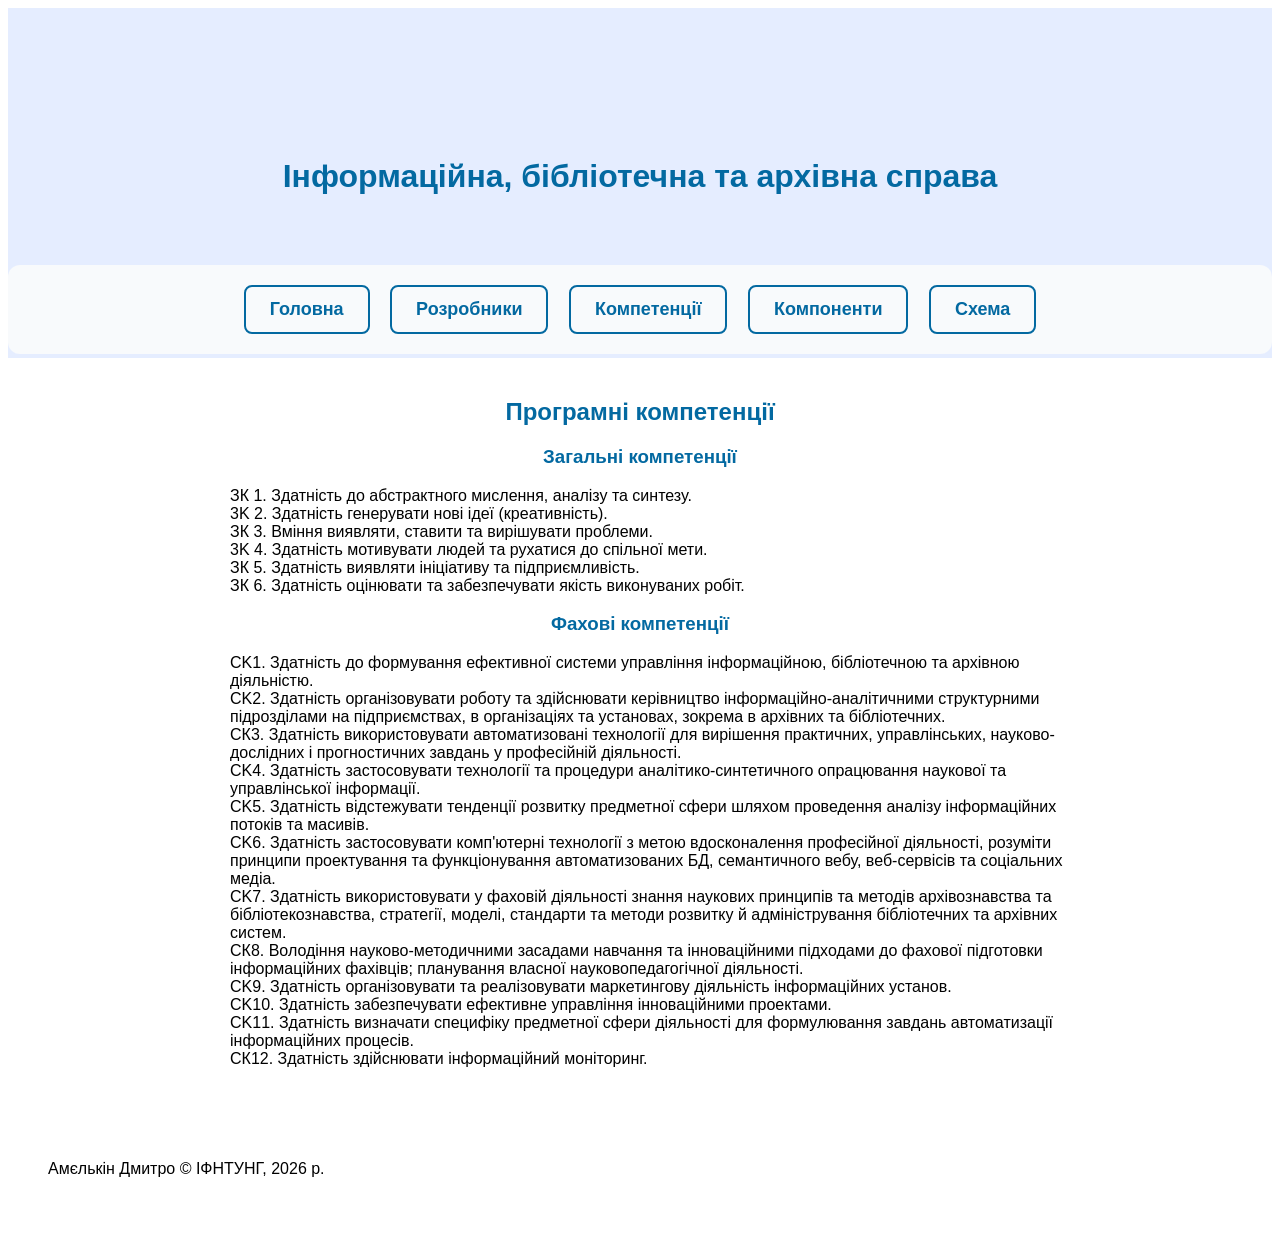
<file: lab4/competencies.html>
<!DOCTYPE html>
<html>
    <head>
        <meta charset="UTF-8">
        <title>Лабораторна робота №4</title>
        <link rel="stylesheet" type="text/css" href="./assets/style.css">
    </head>
    <body>
        <header>
            <h1>Інформаційна, бібліотечна та архівна справа</h1>
            <nav>
                <ul class="navigation">
                    <li><a href="./index.html">Головна</a></li>
                    <li><a href="./group.html">Розробники</a></li>
                    <li><a href="./competencies.html">Компетенції</a></li>
                    <li><a href="./components.html">Компоненти</a></li>
                    <li><a href="./graph.html">Схема</a></li>
                </ul>
            </nav>
        </header>
        <main class="container">
            <h2 id="competencies">Програмні компетенції</h2>
            <h3>Загальні компетенції</h3>
            <ul class="general-competencies">
                <li>ЗК 1. Здатність до абстрактного мислення, аналізу та синтезу.</li>
                <li>3K 2. Здатність генерувати нові ідеї (креативність).</li>
                <li>ЗК 3. Вміння виявляти, ставити та вирішувати проблеми. </li>
                <li>3K 4. Здатність мотивувати людей та рухатися до спільної мети.</li>
                <li>ЗК 5. Здатність виявляти ініціативу та підприємливість.</li>
                <li>ЗК 6. Здатність оцінювати та забезпечувати якість виконуваних робіт.</li>
            </ul>
            <h3>Фахові компетенції</h3>
            <ol class="spec-competencies">
                <li>CK1. Здатність до формування ефективної системи управління інформаційною, бібліотечною та архівною діяльністю. </li>
                <li>CK2. Здатність організовувати роботу тa здійснювати керівництво інформаційно-аналітичними структурними підрозділами на підприємствах, в організаціях та установах, зокрема в архівних та бібліотечних.</li>
                <li>СК3. Здатність використовувати автоматизовані технології для вирішення практичних, управлінських, науково-дослідних і прогностичних завдань у професійній діяльності.</li>  
                <li>CK4. Здатність застосовувати технології та процедури аналітико-синтетичного опрацювання наукової та управлінської інформації.</li>
                <li>CK5. Здатність відстежувати тенденції розвитку предметної сфери шляхом проведення аналізу інформаційних потоків та масивів.</li>
                <li>CK6. Здатність застосовувати комп'ютерні технології з метою вдосконалення професійної діяльності, розуміти принципи проектування та функціонування автоматизованих БД, семантичного вебу, веб-сервісів та соціальних медіа.</li>
                <li>CK7. Здатність використовувати у фаховій діяльності знання наукових принципів та методів архівознавства тa бібліотекознавства, стратегії, моделі, стандарти та методи розвитку й адміністрування бібліотечних та архівних систем.</li>
                <li>СК8. Володіння науково-методичними засадами навчання та інноваційними підходами до фахової підготовки інформаційних фахівців; планування власної науковопедагогічної діяльності.</li>
                <li>CK9. Здатність організовувати тa реалізовувати маркетингову діяльність інформаційних установ.</li>
                <li>CK10. Здатність забезпечувати ефективне управління інноваційними проектами.</li>
                <li>CK11. Здатність визначати специфіку предметної сфери діяльності для формулювання завдань автоматизації інформаційних процесів.</li>
                <li>СК12. Здатність здійснювати інформаційний моніторинг.</li>
            </ol>
        </main>
        <footer>
            <p>Амєлькін Дмитро © ІФНТУНГ, 2026 р.</p>
        </footer>
    </body>
</html>
</file>
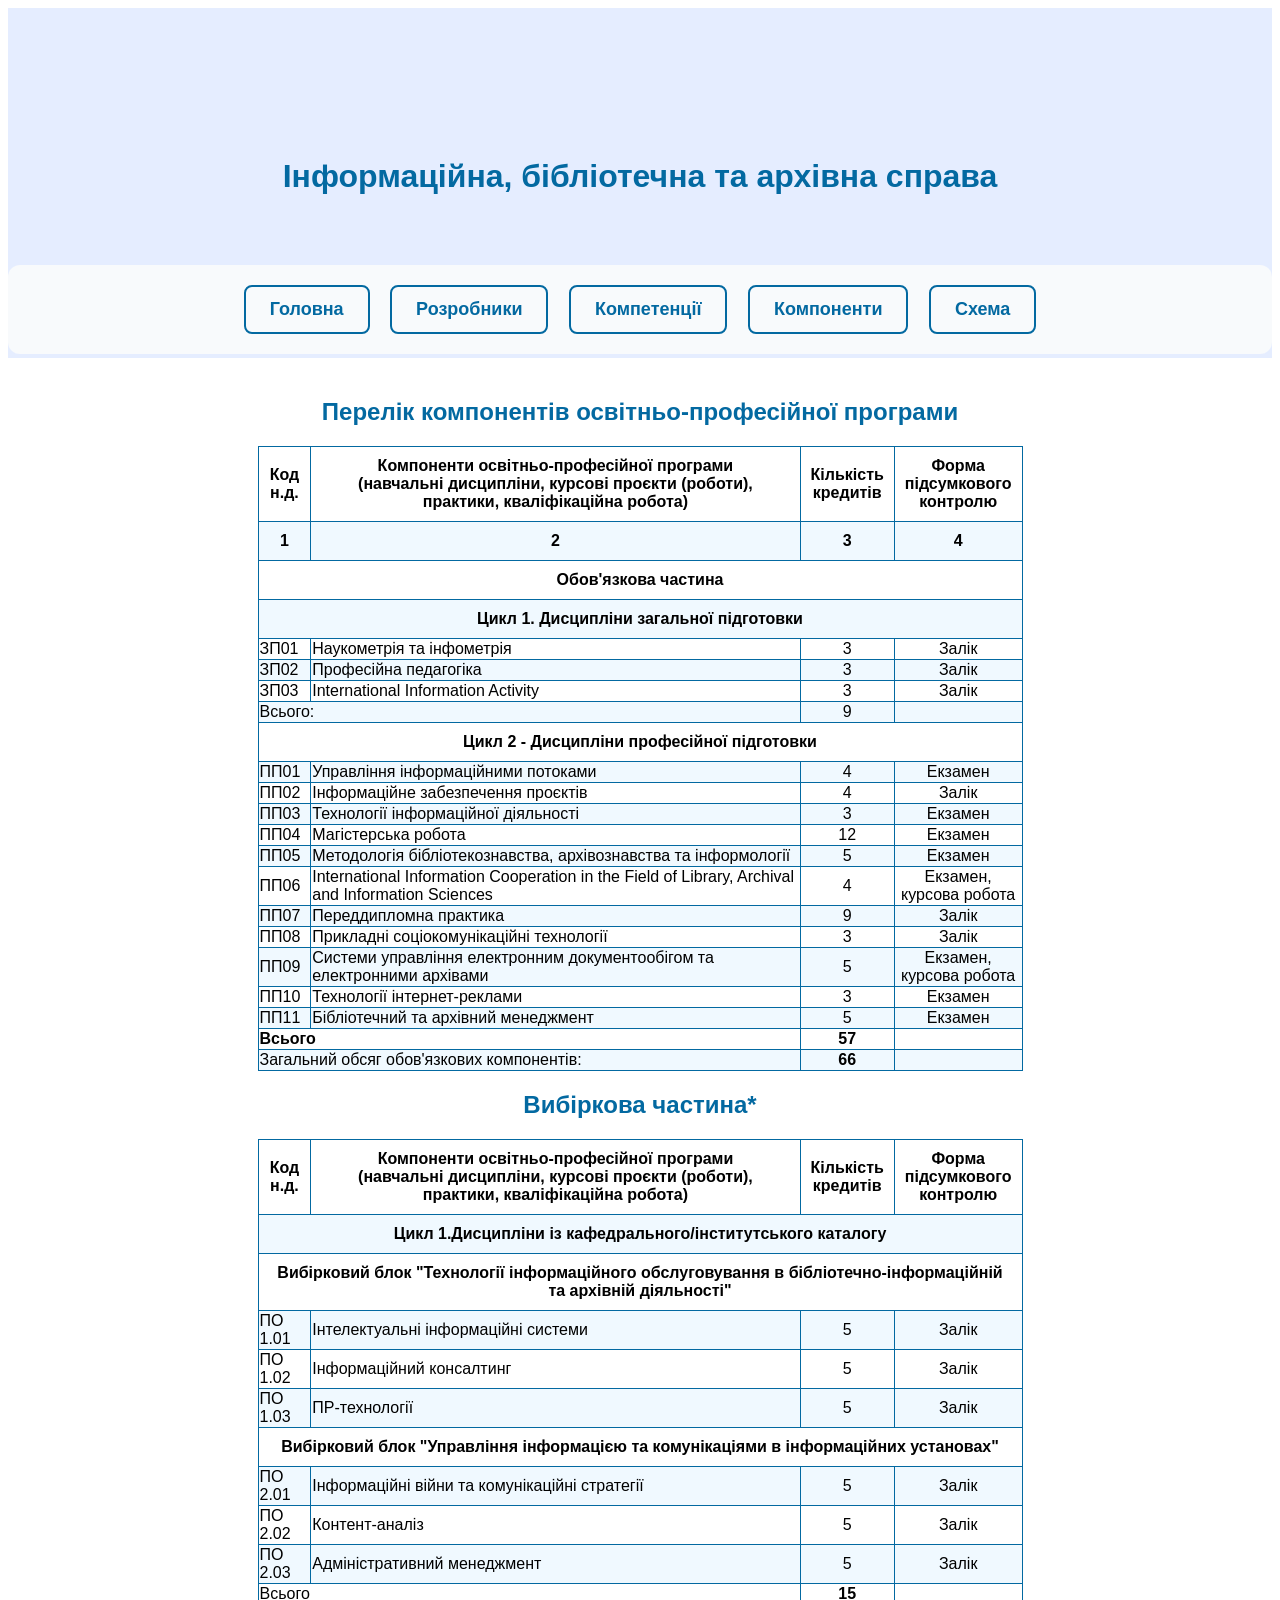
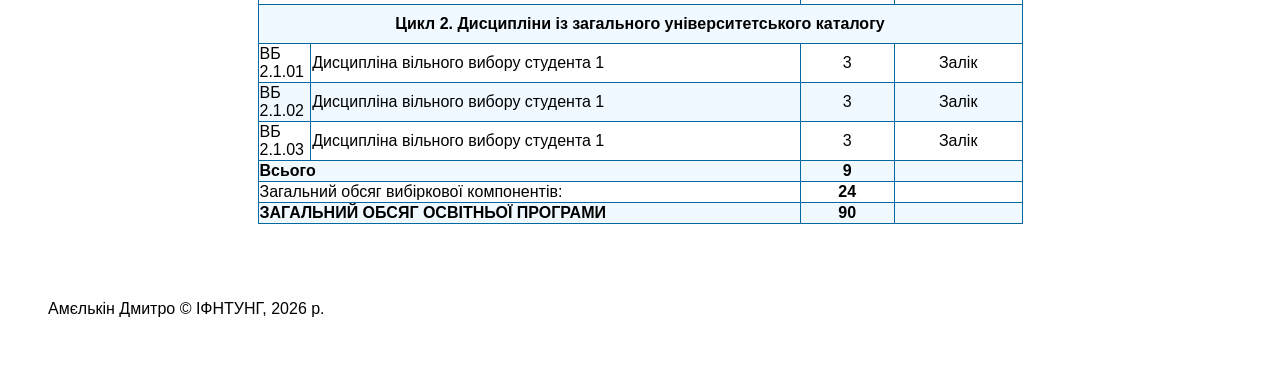
<file: lab4/components.html>
<!DOCTYPE html>
<html>
    <head>
        <meta charset="UTF-8">
        <title>Лабораторна робота №4</title>
        <link rel="stylesheet" type="text/css" href="./assets/style.css">
    </head>
    <body>
        <header>
            <h1>Інформаційна, бібліотечна та архівна справа</h1>
            <nav>
                <ul class="navigation">
                    <li><a href="./index.html">Головна</a></li>
                    <li><a href="./group.html">Розробники</a></li>
                    <li><a href="./competencies.html">Компетенції</a></li>
                    <li><a href="./components.html">Компоненти</a></li>
                    <li><a href="./graph.html">Схема</a></li>
                </ul>
            </nav>
        </header>
        <main class="container">
            <h2 id="components">Перелік компонентів освітньо-професійної програми</h2>
            <table class="components-table">
                <tr>
                    <th class="col-code">Код н.д.</th>
                    <th class="col-name">Компоненти освітньо-професійної програми<br>(навчальні дисципліни, курсові проєкти (роботи), практики, кваліфікаційна робота)</th>
                    <th class="col-credits">Кількість кредитів</th>
                    <th class="col-exam">Форма підсумкового контролю</th>
                </tr>
                <tr>
                    <th>1</th>
                    <th>2</th>
                    <th>3</th>
                    <th>4</th>
                </tr>
                <tr><th colspan="4"><b>Обов'язкова частина</b></th></tr>
                <tr><th colspan="4"><b>Цикл 1. Дисципліни загальної підготовки</b></th></tr>
                <tr>
                    <td>ЗП01</td>
                    <td>Наукометрія та інфометрія</td>
                    <td class="col-credits">3</td>
                    <td class="col-exam">Залік</td>
                </tr>
                <tr>
                    <td>ЗП02</td>
                    <td>Професійна педагогіка</td>
                    <td class="col-credits">3</td>
                    <td class="col-exam">Залік</td>
                </tr>
                <tr>
                    <td>ЗП03</td>
                    <td>International Information Activity</td>
                    <td class="col-credits">3</td>
                    <td class="col-exam">Залік</td>
                </tr>
                <tr>
                    <td colspan="2">Всього:</td>
                    <td class="col-credits">9</td>
                    <td></td>
                </tr>
                <tr><th colspan="4"><b>Цикл 2 - Дисципліни професійної підготовки</b></th></tr>
                <tr>
                    <td>ПП01</td>
                    <td>Управління інформаційними потоками</td>
                    <td class="col-credits">4</td>
                    <td class="col-exam">Екзамен</td>
                </tr>
                <tr>
                    <td>ПП02</td>
                    <td>Інформаційне забезпечення проєктів</td>
                    <td class="col-credits">4</td>
                    <td class="col-exam">Залік</td>
                </tr>
                <tr>
                    <td>ПП03</td>
                    <td>Технології інформаційної діяльності</td>
                    <td class="col-credits">3</td>
                    <td class="col-exam">Екзамен</td>
                </tr>
                <tr>
                    <td>ПП04</td>
                    <td>Магістерська робота</td>
                    <td class="col-credits">12</td>
                    <td class="col-exam">Екзамен</td>
                </tr>
                <tr>
                    <td>ПП05</td>
                    <td>Методологія бібліотекознавства, архівознавства та інформології</td>
                    <td class="col-credits">5</td>
                    <td class="col-exam">Екзамен</td>
                </tr>
                <tr>
                    <td>ПП06</td>
                    <td>International Information Cooperation in the Field of Library, Archival and Information Sciences</td>
                    <td class="col-credits">4</td>
                    <td class="col-exam">Екзамен, курсова робота</td>
                </tr>
                <tr>
                    <td>ПП07</td>
                    <td>Переддипломна практика</td>
                    <td class="col-credits">9</td>
                    <td class="col-exam">Залік</td>
                </tr>
                <tr>
                    <td>ПП08</td>
                    <td>Прикладні соціокомунікаційні технології</td>
                    <td class="col-credits">3</td>
                    <td class="col-exam">Залік</td>
                </tr>
                <tr>
                    <td>ПП09</td>
                    <td>Системи управління електронним документообігом та електронними архівами</td>
                    <td class="col-credits">5</td>
                    <td class="col-exam">Екзамен, курсова робота</td>
                </tr>
                <tr>
                    <td>ПП10</td>
                    <td>Технології інтернет-реклами</td>
                    <td class="col-credits">3</td>
                    <td class="col-exam">Екзамен</td>
                </tr>
                <tr>
                    <td>ПП11</td>
                    <td>Бібліотечний та архівний менеджмент</td>
                    <td class="col-credits">5</td>
                    <td class="col-exam">Екзамен</td>
                </tr>
                <tr>
                    <td colspan="2"><b>Всього</b></td>
                    <td class="col-credits"><b>57</b></td>
                    <td></td>
                </tr>
                <tr>
                    <td colspan="2">Загальний обсяг обов'язкових компонентів:</td>
                    <td class="col-credits"><b>66</b></td>
                    <td></td>
                </tr>
            </table>
            <h2><b>Вибіркова частина*</b></h2>
            <table class="components-table">
                <tr>
                    <th class="col-code">Код н.д.</th>
                    <th class="col-name">Компоненти освітньо-професійної програми<br>(навчальні дисципліни, курсові проєкти (роботи), практики, кваліфікаційна робота)</th>
                    <th class="col-credits">Кількість кредитів</th>
                    <th class="col-exam">Форма підсумкового контролю</th>
                </tr>
                <tr><th colspan="4"><b>Цикл 1.Дисципліни із кафедрального/інститутського каталогу</b></th></tr>
                <tr><th colspan="4">Вибірковий блок "Технології інформаційного обслуговування в бібліотечно-інформаційній та архівній діяльності"</th></tr>
                <tr>
                    <td class="col-code">ПО 1.01</td>
                    <td class="col-name">Інтелектуальні інформаційні системи</td>
                    <td class="col-credits">5</td>
                    <td class="col-exam">Залік</td>
                </tr>
                <tr>
                    <td>ПО 1.02</td>
                    <td>Інформаційний консалтинг</td>
                    <td class="col-credits">5</td>
                    <td class="col-exam">Залік</td>
                </tr>
                <tr>
                    <td>ПО 1.03</td>
                    <td>ПР-технології</td>
                    <td class="col-credits">5</td>
                    <td class="col-exam">Залік</td>
                </tr>
                <tr><th colspan="4">Вибірковий блок "Управління інформацією та комунікаціями в інформаційних установах"</th></tr>
                <tr>
                    <td>ПО 2.01</td>
                    <td>Інформаційні війни та комунікаційні стратегії</td>
                    <td class="col-credits">5</td>
                    <td class="col-exam">Залік</td>
                </tr>
                <tr>
                    <td>ПО 2.02</td>
                    <td>Контент-аналіз</td>
                    <td class="col-credits">5</td>
                    <td class="col-exam">Залік</td>
                </tr>
                <tr>
                    <td>ПО 2.03</td>
                    <td>Адміністративний менеджмент</td>
                    <td class="col-credits">5</td>
                    <td class="col-exam">Залік</td>
                </tr>
                <tr>
                    <td colspan="2">Всього</td>
                    <td class="col-credits"><b>15</b></td>
                    <td></td>
                </tr>
                <tr><th colspan="4"><b>Цикл 2. Дисципліни із загального університетського каталогу</b></th></tr>
                <tr>
                    <td>ВБ 2.1.01</td>
                    <td>Дисципліна вільного вибору студента 1</td>
                    <td class="col-credits">3</td>
                    <td class="col-exam">Залік</td>
                </tr>
                <tr>
                    <td>ВБ 2.1.02</td>
                    <td>Дисципліна вільного вибору студента 1</td>
                    <td class="col-credits">3</td>
                    <td class="col-exam">Залік</td>
                </tr>
                <tr>
                    <td>ВБ 2.1.03</td>
                    <td>Дисципліна вільного вибору студента 1</td>
                    <td class="col-credits">3</td>
                    <td class="col-exam">Залік</td>
                </tr>
                <tr>
                    <td colspan="2"><b>Всього</b></td>
                    <td class="col-credits"><b>9</b></td>
                    <td></td>
                </tr>
                <tr>
                    <td colspan="2">Загальний обсяг вибіркової компонентів:</td>
                    <td class="col-credits"><b>24</b></td>
                    <td></td>
                </tr>
                <tr>
                    <td colspan="2" style="text-transform: uppercase;"><b>Загальний обсяг освітньої програми</b></td>
                    <td class="col-credits"><b>90</b></td>
                    <td></td>
                </tr>
            </table>
        </main>
        <footer>
            <p>Амєлькін Дмитро © ІФНТУНГ, 2026 р.</p>
        </footer>
    </body>
</html>
</file>
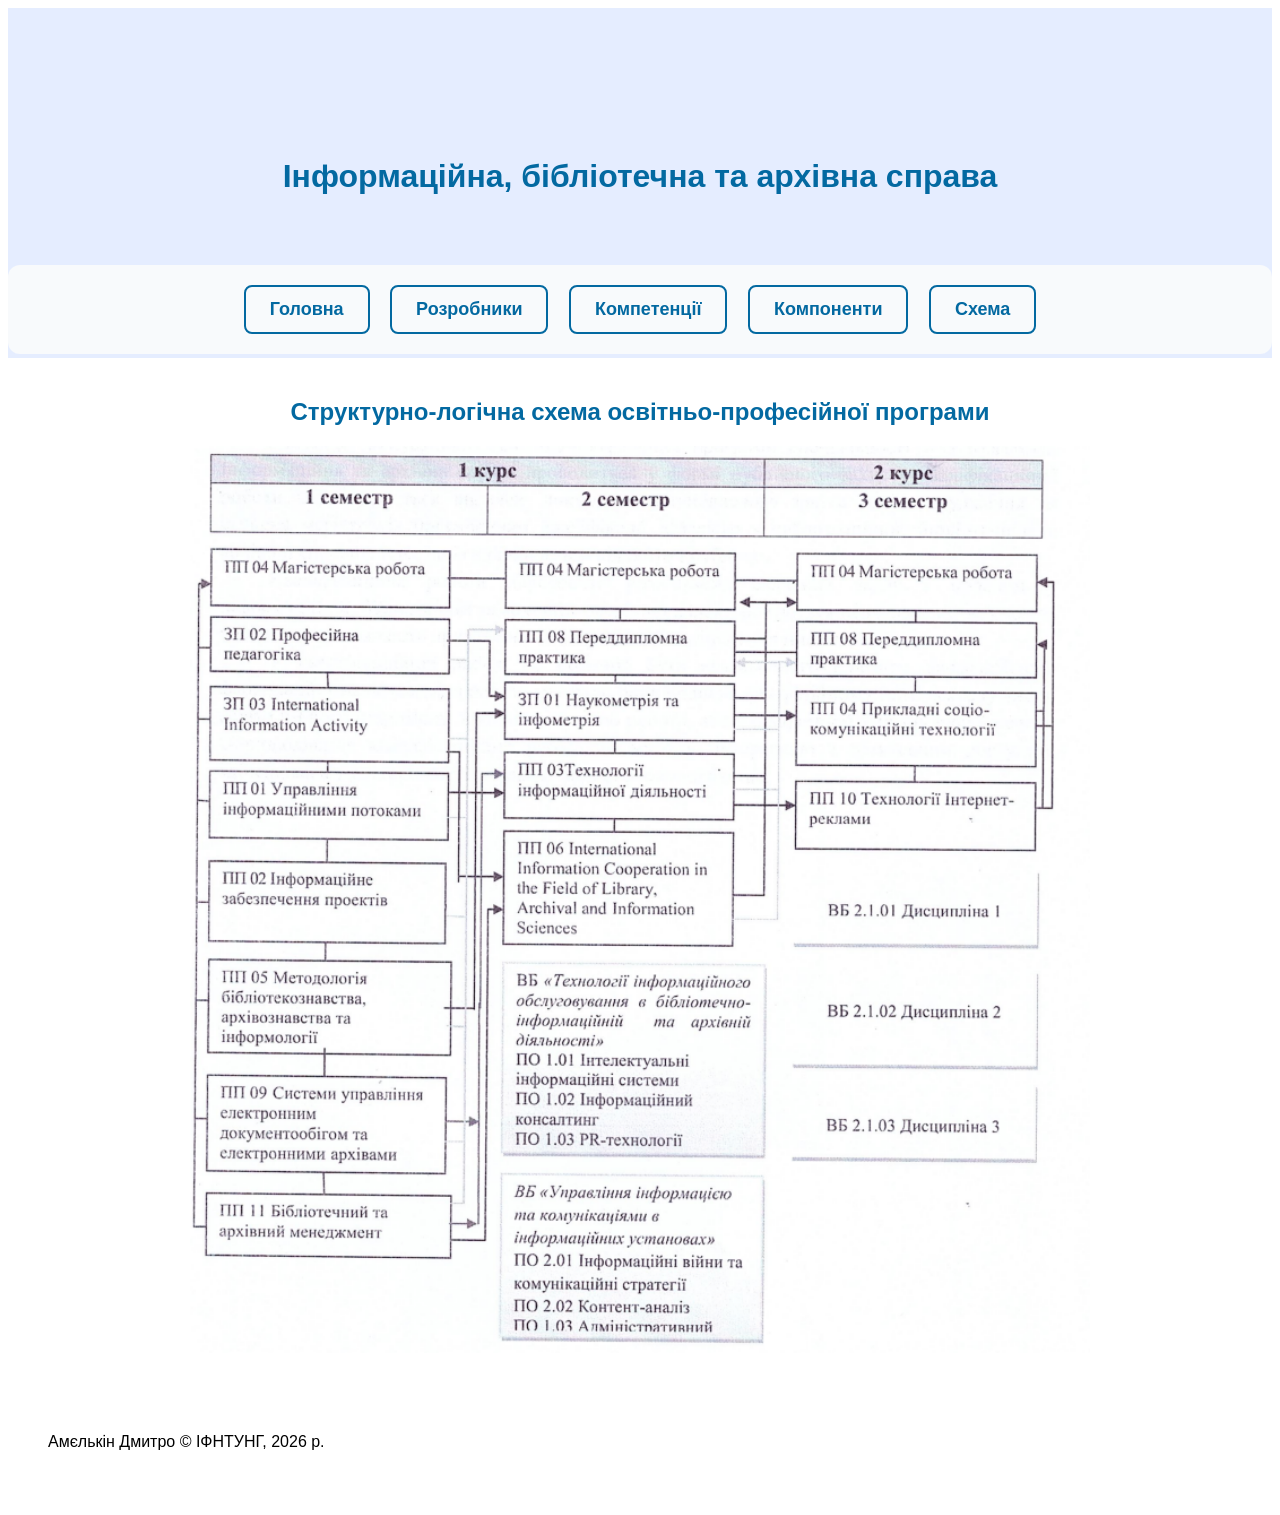
<file: lab4/graph.html>
<!DOCTYPE html>
<html>
    <head>
        <meta charset="UTF-8">
        <title>Лабораторна робота №4</title>
        <link rel="stylesheet" type="text/css" href="./assets/style.css">
    </head>
    <body>
        <header>
            <h1>Інформаційна, бібліотечна та архівна справа</h1>
            <nav>
                <ul class="navigation">
                    <li><a href="./index.html">Головна</a></li>
                    <li><a href="./group.html">Розробники</a></li>
                    <li><a href="./competencies.html">Компетенції</a></li>
                    <li><a href="./components.html">Компоненти</a></li>
                    <li><a href="./graph.html">Схема</a></li>
                </ul>
            </nav>
        </header>
        <main class="container">
            <h2 id="graph">Структурно-логічна схема освітньо-професійної програми</h2>
            <div class="img-container">
                <img src="./assets/graph.png" alt="Схема освітньо-професійної програми">
            </div>
        </main>
        <footer>
            <p>Амєлькін Дмитро © ІФНТУНГ, 2026 р.</p>
        </footer>
    </body>
</html>
</file>
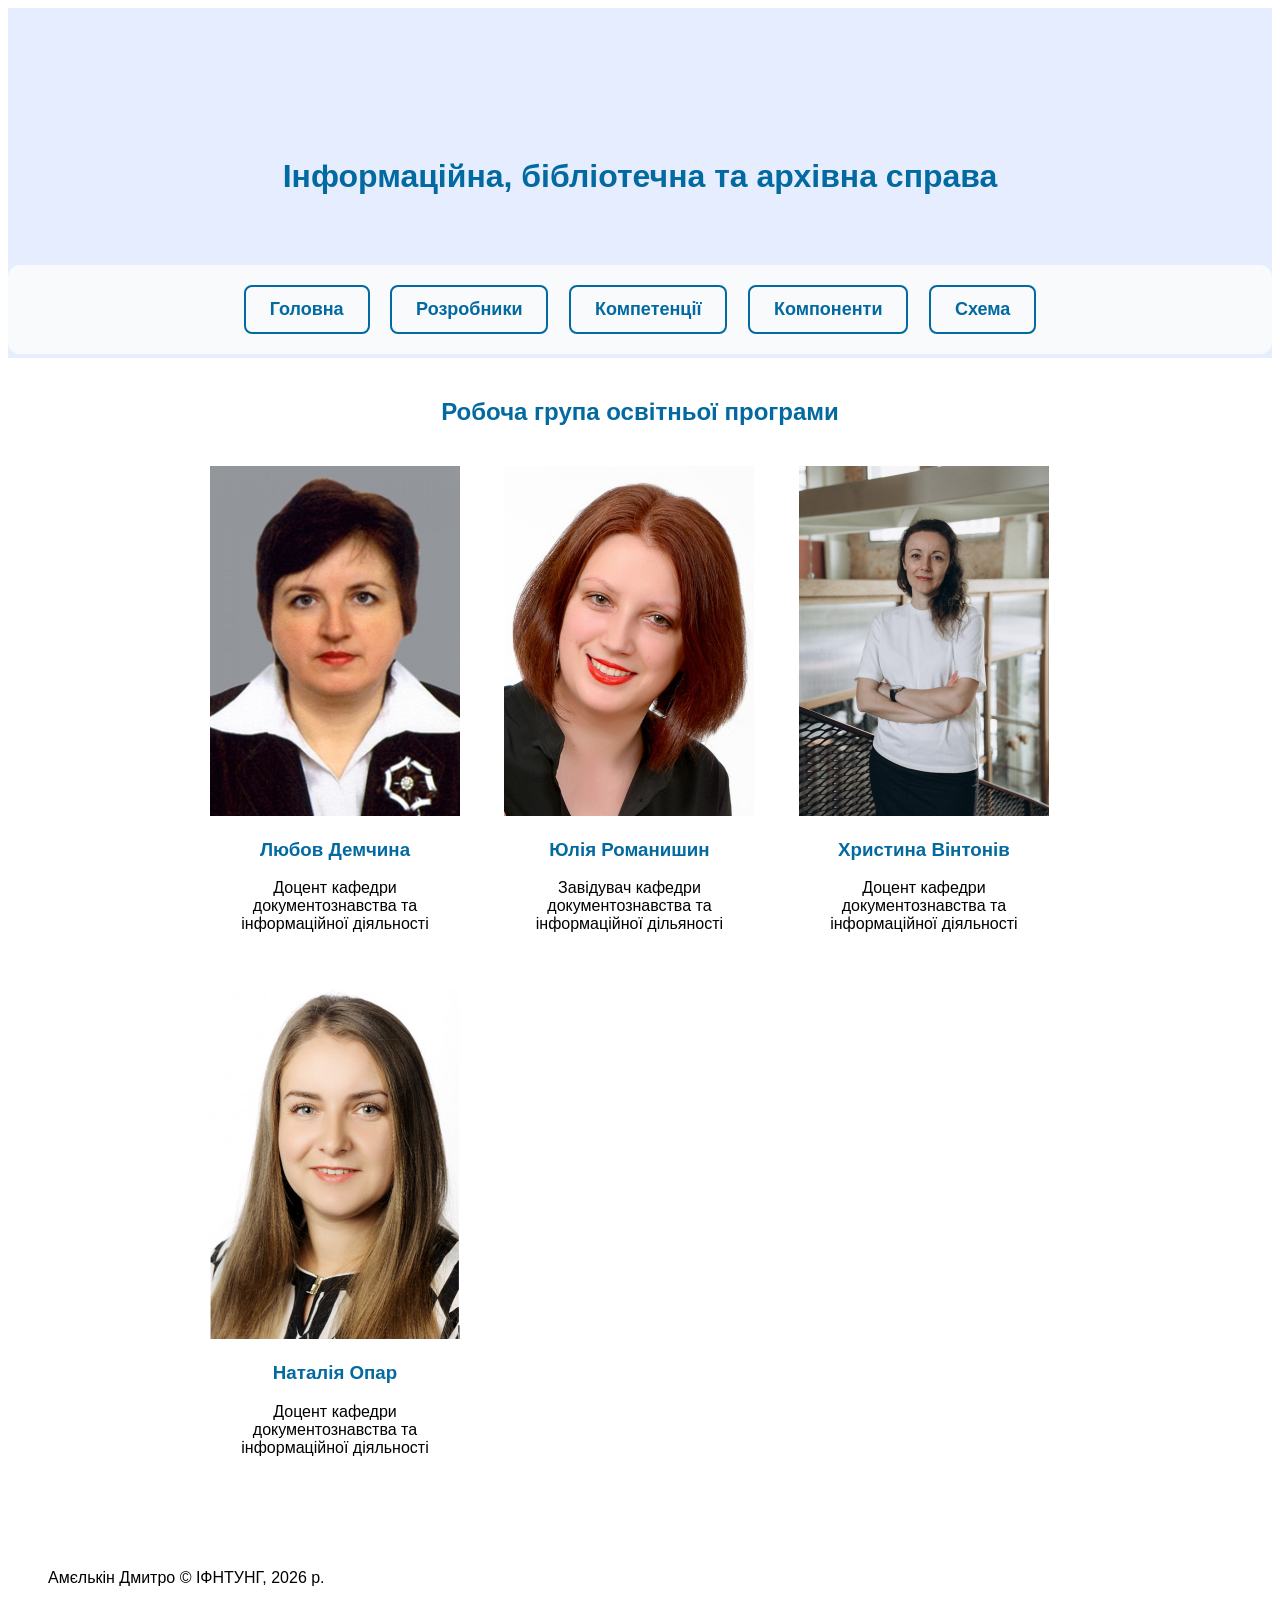
<file: lab4/group.html>
<!DOCTYPE html>
<html>
    <head>
        <meta charset="UTF-8">
        <title>Лабораторна робота №4</title>
        <link rel="stylesheet" type="text/css" href="./assets/style.css">
    </head>
    <body>
        <header>
            <h1>Інформаційна, бібліотечна та архівна справа</h1>
            <nav>
                <ul class="navigation">
                    <li><a href="./index.html">Головна</a></li>
                    <li><a href="./group.html">Розробники</a></li>
                    <li><a href="./competencies.html">Компетенції</a></li>
                    <li><a href="./components.html">Компоненти</a></li>
                    <li><a href="./graph.html">Схема</a></li>
                </ul>
            </nav>
        </header>
        <main class="container">
            <h2 id="goal">Робоча група освітньої програми</h2>
            <div class="authors">
                <div class="author">
                    <img src="./assets/author1.jpg" alt="Любов Демчина">
                    <h3>Любов Демчина</h3>
                    <p>Доцент кафедри документознавства та інформаційної діяльності</p>
                </div>
                <div class="author">
                    <img src="./assets/author2.jpg" alt="Юлія Романишин">
                    <h3>Юлія Романишин</h3>
                    <p>Завідувач кафедри документознавства та інформаційної дільяності</p>
                </div>
                <div class="author">
                    <img src="./assets/author3.jpg" alt="Христина Вінтонів">
                    <h3>Христина Вінтонів</h3>
                    <p>Доцент кафедри документознавства та інформаційної діяльності</p>
                </div>
                <div class="author">
                    <img src="./assets/author4.jpg" alt="Наталія Опар">
                    <h3>Наталія Опар</h3>
                    <p>Доцент кафедри документознавства та інформаційної діяльності</p>
                </div>
            </div>    
        </main>
        <footer>
            <p>Амєлькін Дмитро © ІФНТУНГ, 2026 р.</p>
        </footer>
    </body>
</html>
</file>
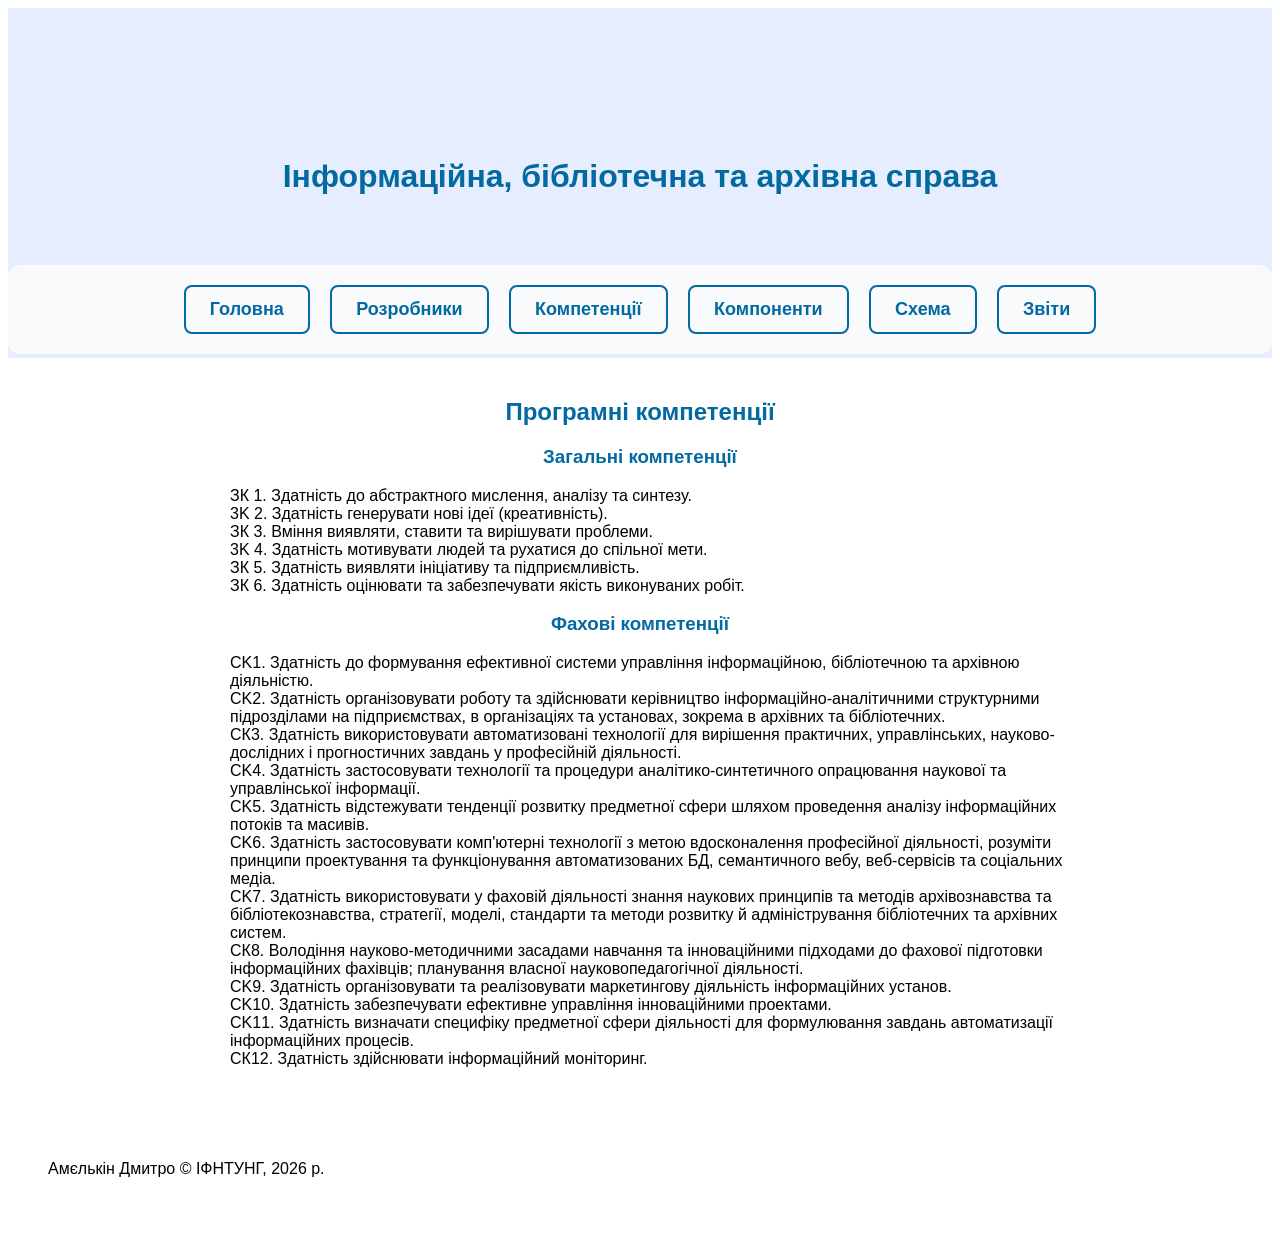
<file: lab5/competencies.html>
<!DOCTYPE html>
<html>
    <head>
        <meta charset="UTF-8">
        <title>Лабораторна робота №5</title>
        <link rel="stylesheet" type="text/css" href="./assets/style.css">
    </head>
    <body>
        <header>
            <h1>Інформаційна, бібліотечна та архівна справа</h1>
            <nav>
                <ul class="navigation">
                    <li><a href="./index.html">Головна</a></li>
                    <li><a href="./group.html">Розробники</a></li>
                    <li><a href="./competencies.html">Компетенції</a></li>
                    <li><a href="./components.html">Компоненти</a></li>
                    <li><a href="./graph.html">Схема</a></li>
                    <li><a href="./reports.html">Звіти</a></li>
                </ul>
            </nav>
        </header>
        <main class="container">
            <h2 id="competencies">Програмні компетенції</h2>
            <h3>Загальні компетенції</h3>
            <ul class="general-competencies">
                <li>ЗК 1. Здатність до абстрактного мислення, аналізу та синтезу.</li>
                <li>3K 2. Здатність генерувати нові ідеї (креативність).</li>
                <li>ЗК 3. Вміння виявляти, ставити та вирішувати проблеми. </li>
                <li>3K 4. Здатність мотивувати людей та рухатися до спільної мети.</li>
                <li>ЗК 5. Здатність виявляти ініціативу та підприємливість.</li>
                <li>ЗК 6. Здатність оцінювати та забезпечувати якість виконуваних робіт.</li>
            </ul>
            <h3>Фахові компетенції</h3>
            <ol class="spec-competencies">
                <li>CK1. Здатність до формування ефективної системи управління інформаційною, бібліотечною та архівною діяльністю. </li>
                <li>CK2. Здатність організовувати роботу тa здійснювати керівництво інформаційно-аналітичними структурними підрозділами на підприємствах, в організаціях та установах, зокрема в архівних та бібліотечних.</li>
                <li>СК3. Здатність використовувати автоматизовані технології для вирішення практичних, управлінських, науково-дослідних і прогностичних завдань у професійній діяльності.</li>  
                <li>CK4. Здатність застосовувати технології та процедури аналітико-синтетичного опрацювання наукової та управлінської інформації.</li>
                <li>CK5. Здатність відстежувати тенденції розвитку предметної сфери шляхом проведення аналізу інформаційних потоків та масивів.</li>
                <li>CK6. Здатність застосовувати комп'ютерні технології з метою вдосконалення професійної діяльності, розуміти принципи проектування та функціонування автоматизованих БД, семантичного вебу, веб-сервісів та соціальних медіа.</li>
                <li>CK7. Здатність використовувати у фаховій діяльності знання наукових принципів та методів архівознавства тa бібліотекознавства, стратегії, моделі, стандарти та методи розвитку й адміністрування бібліотечних та архівних систем.</li>
                <li>СК8. Володіння науково-методичними засадами навчання та інноваційними підходами до фахової підготовки інформаційних фахівців; планування власної науковопедагогічної діяльності.</li>
                <li>CK9. Здатність організовувати тa реалізовувати маркетингову діяльність інформаційних установ.</li>
                <li>CK10. Здатність забезпечувати ефективне управління інноваційними проектами.</li>
                <li>CK11. Здатність визначати специфіку предметної сфери діяльності для формулювання завдань автоматизації інформаційних процесів.</li>
                <li>СК12. Здатність здійснювати інформаційний моніторинг.</li>
            </ol>
        </main>
        <footer>
            <p>Амєлькін Дмитро © ІФНТУНГ, 2026 р.</p>
        </footer>
    </body>
</html>
</file>
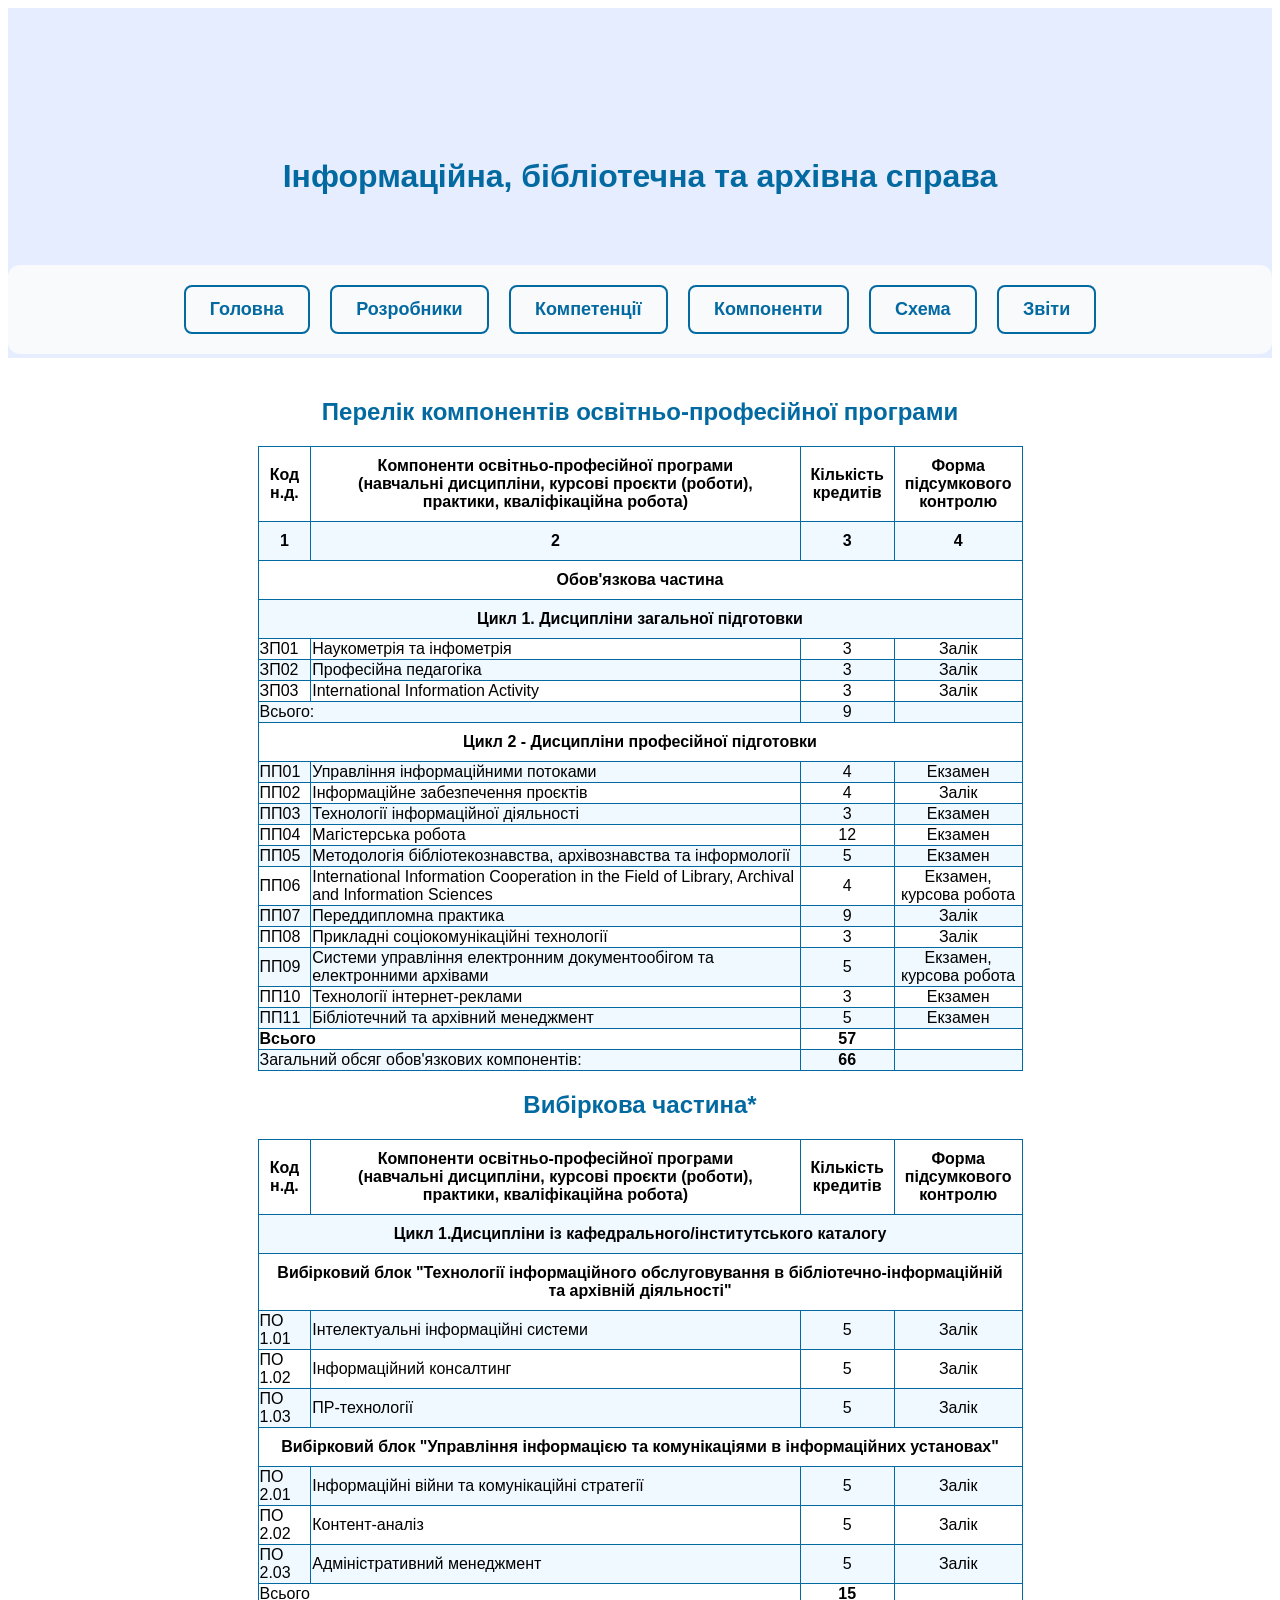
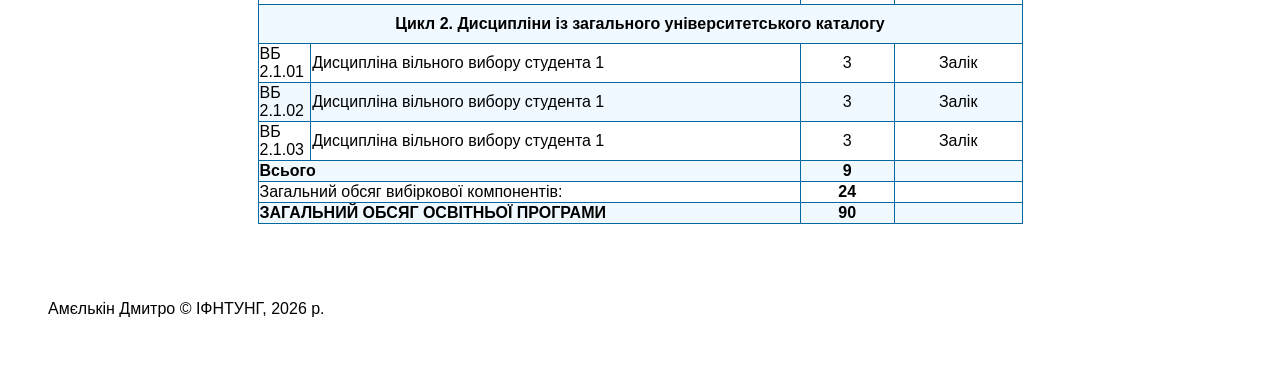
<file: lab5/components.html>
<!DOCTYPE html>
<html>
    <head>
        <meta charset="UTF-8">
        <title>Лабораторна робота №5</title>
        <link rel="stylesheet" type="text/css" href="./assets/style.css">
    </head>
    <body>
        <header>
            <h1>Інформаційна, бібліотечна та архівна справа</h1>
            <nav>
                <ul class="navigation">
                    <li><a href="./index.html">Головна</a></li>
                    <li><a href="./group.html">Розробники</a></li>
                    <li><a href="./competencies.html">Компетенції</a></li>
                    <li><a href="./components.html">Компоненти</a></li>
                    <li><a href="./graph.html">Схема</a></li>
                    <li><a href="./reports.html">Звіти</a></li>
                </ul>
            </nav>
        </header>
        <main class="container">
            <h2 id="components">Перелік компонентів освітньо-професійної програми</h2>
            <table class="components-table">
                <tr>
                    <th class="col-code">Код н.д.</th>
                    <th class="col-name">Компоненти освітньо-професійної програми<br>(навчальні дисципліни, курсові проєкти (роботи), практики, кваліфікаційна робота)</th>
                    <th class="col-credits">Кількість кредитів</th>
                    <th class="col-exam">Форма підсумкового контролю</th>
                </tr>
                <tr>
                    <th>1</th>
                    <th>2</th>
                    <th>3</th>
                    <th>4</th>
                </tr>
                <tr><th colspan="4"><b>Обов'язкова частина</b></th></tr>
                <tr><th colspan="4"><b>Цикл 1. Дисципліни загальної підготовки</b></th></tr>
                <tr>
                    <td>ЗП01</td>
                    <td>Наукометрія та інфометрія</td>
                    <td class="col-credits">3</td>
                    <td class="col-exam">Залік</td>
                </tr>
                <tr>
                    <td>ЗП02</td>
                    <td>Професійна педагогіка</td>
                    <td class="col-credits">3</td>
                    <td class="col-exam">Залік</td>
                </tr>
                <tr>
                    <td>ЗП03</td>
                    <td>International Information Activity</td>
                    <td class="col-credits">3</td>
                    <td class="col-exam">Залік</td>
                </tr>
                <tr>
                    <td colspan="2">Всього:</td>
                    <td class="col-credits">9</td>
                    <td></td>
                </tr>
                <tr><th colspan="4"><b>Цикл 2 - Дисципліни професійної підготовки</b></th></tr>
                <tr>
                    <td>ПП01</td>
                    <td>Управління інформаційними потоками</td>
                    <td class="col-credits">4</td>
                    <td class="col-exam">Екзамен</td>
                </tr>
                <tr>
                    <td>ПП02</td>
                    <td>Інформаційне забезпечення проєктів</td>
                    <td class="col-credits">4</td>
                    <td class="col-exam">Залік</td>
                </tr>
                <tr>
                    <td>ПП03</td>
                    <td>Технології інформаційної діяльності</td>
                    <td class="col-credits">3</td>
                    <td class="col-exam">Екзамен</td>
                </tr>
                <tr>
                    <td>ПП04</td>
                    <td>Магістерська робота</td>
                    <td class="col-credits">12</td>
                    <td class="col-exam">Екзамен</td>
                </tr>
                <tr>
                    <td>ПП05</td>
                    <td>Методологія бібліотекознавства, архівознавства та інформології</td>
                    <td class="col-credits">5</td>
                    <td class="col-exam">Екзамен</td>
                </tr>
                <tr>
                    <td>ПП06</td>
                    <td>International Information Cooperation in the Field of Library, Archival and Information Sciences</td>
                    <td class="col-credits">4</td>
                    <td class="col-exam">Екзамен, курсова робота</td>
                </tr>
                <tr>
                    <td>ПП07</td>
                    <td>Переддипломна практика</td>
                    <td class="col-credits">9</td>
                    <td class="col-exam">Залік</td>
                </tr>
                <tr>
                    <td>ПП08</td>
                    <td>Прикладні соціокомунікаційні технології</td>
                    <td class="col-credits">3</td>
                    <td class="col-exam">Залік</td>
                </tr>
                <tr>
                    <td>ПП09</td>
                    <td>Системи управління електронним документообігом та електронними архівами</td>
                    <td class="col-credits">5</td>
                    <td class="col-exam">Екзамен, курсова робота</td>
                </tr>
                <tr>
                    <td>ПП10</td>
                    <td>Технології інтернет-реклами</td>
                    <td class="col-credits">3</td>
                    <td class="col-exam">Екзамен</td>
                </tr>
                <tr>
                    <td>ПП11</td>
                    <td>Бібліотечний та архівний менеджмент</td>
                    <td class="col-credits">5</td>
                    <td class="col-exam">Екзамен</td>
                </tr>
                <tr>
                    <td colspan="2"><b>Всього</b></td>
                    <td class="col-credits"><b>57</b></td>
                    <td></td>
                </tr>
                <tr>
                    <td colspan="2">Загальний обсяг обов'язкових компонентів:</td>
                    <td class="col-credits"><b>66</b></td>
                    <td></td>
                </tr>
            </table>
            <h2><b>Вибіркова частина*</b></h2>
            <table class="components-table">
                <tr>
                    <th class="col-code">Код н.д.</th>
                    <th class="col-name">Компоненти освітньо-професійної програми<br>(навчальні дисципліни, курсові проєкти (роботи), практики, кваліфікаційна робота)</th>
                    <th class="col-credits">Кількість кредитів</th>
                    <th class="col-exam">Форма підсумкового контролю</th>
                </tr>
                <tr><th colspan="4"><b>Цикл 1.Дисципліни із кафедрального/інститутського каталогу</b></th></tr>
                <tr><th colspan="4">Вибірковий блок "Технології інформаційного обслуговування в бібліотечно-інформаційній та архівній діяльності"</th></tr>
                <tr>
                    <td class="col-code">ПО 1.01</td>
                    <td class="col-name">Інтелектуальні інформаційні системи</td>
                    <td class="col-credits">5</td>
                    <td class="col-exam">Залік</td>
                </tr>
                <tr>
                    <td>ПО 1.02</td>
                    <td>Інформаційний консалтинг</td>
                    <td class="col-credits">5</td>
                    <td class="col-exam">Залік</td>
                </tr>
                <tr>
                    <td>ПО 1.03</td>
                    <td>ПР-технології</td>
                    <td class="col-credits">5</td>
                    <td class="col-exam">Залік</td>
                </tr>
                <tr><th colspan="4">Вибірковий блок "Управління інформацією та комунікаціями в інформаційних установах"</th></tr>
                <tr>
                    <td>ПО 2.01</td>
                    <td>Інформаційні війни та комунікаційні стратегії</td>
                    <td class="col-credits">5</td>
                    <td class="col-exam">Залік</td>
                </tr>
                <tr>
                    <td>ПО 2.02</td>
                    <td>Контент-аналіз</td>
                    <td class="col-credits">5</td>
                    <td class="col-exam">Залік</td>
                </tr>
                <tr>
                    <td>ПО 2.03</td>
                    <td>Адміністративний менеджмент</td>
                    <td class="col-credits">5</td>
                    <td class="col-exam">Залік</td>
                </tr>
                <tr>
                    <td colspan="2">Всього</td>
                    <td class="col-credits"><b>15</b></td>
                    <td></td>
                </tr>
                <tr><th colspan="4"><b>Цикл 2. Дисципліни із загального університетського каталогу</b></th></tr>
                <tr>
                    <td>ВБ 2.1.01</td>
                    <td>Дисципліна вільного вибору студента 1</td>
                    <td class="col-credits">3</td>
                    <td class="col-exam">Залік</td>
                </tr>
                <tr>
                    <td>ВБ 2.1.02</td>
                    <td>Дисципліна вільного вибору студента 1</td>
                    <td class="col-credits">3</td>
                    <td class="col-exam">Залік</td>
                </tr>
                <tr>
                    <td>ВБ 2.1.03</td>
                    <td>Дисципліна вільного вибору студента 1</td>
                    <td class="col-credits">3</td>
                    <td class="col-exam">Залік</td>
                </tr>
                <tr>
                    <td colspan="2"><b>Всього</b></td>
                    <td class="col-credits"><b>9</b></td>
                    <td></td>
                </tr>
                <tr>
                    <td colspan="2">Загальний обсяг вибіркової компонентів:</td>
                    <td class="col-credits"><b>24</b></td>
                    <td></td>
                </tr>
                <tr>
                    <td colspan="2" style="text-transform: uppercase;"><b>Загальний обсяг освітньої програми</b></td>
                    <td class="col-credits"><b>90</b></td>
                    <td></td>
                </tr>
            </table>
        </main>
        <footer>
            <p>Амєлькін Дмитро © ІФНТУНГ, 2026 р.</p>
        </footer>
    </body>
</html>
</file>
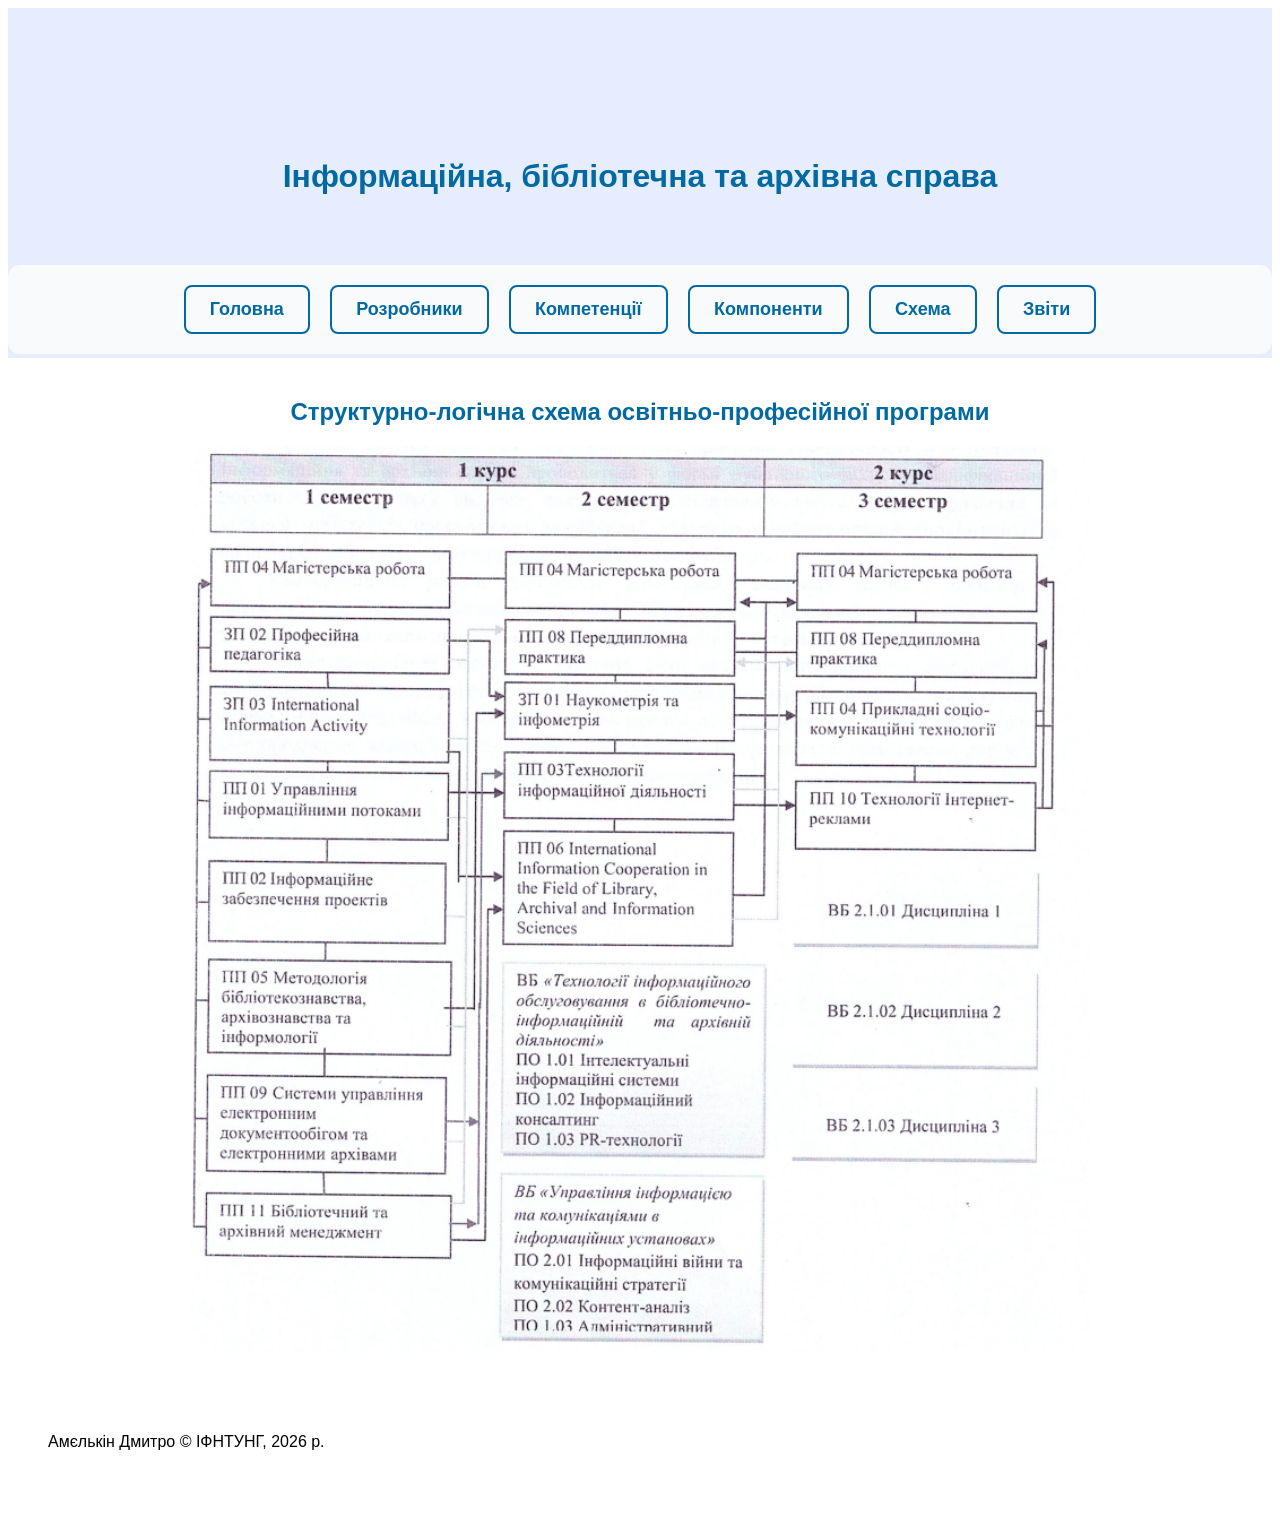
<file: lab5/graph.html>
<!DOCTYPE html>
<html>
    <head>
        <meta charset="UTF-8">
        <title>Лабораторна робота №5</title>
        <link rel="stylesheet" type="text/css" href="./assets/style.css">
    </head>
    <body>
        <header>
            <h1>Інформаційна, бібліотечна та архівна справа</h1>
            <nav>
                <ul class="navigation">
                    <li><a href="./index.html">Головна</a></li>
                    <li><a href="./group.html">Розробники</a></li>
                    <li><a href="./competencies.html">Компетенції</a></li>
                    <li><a href="./components.html">Компоненти</a></li>
                    <li><a href="./graph.html">Схема</a></li>
                    <li><a href="./reports.html">Звіти</a></li>
                </ul>
            </nav>
        </header>
        <main class="container">
            <h2 id="graph">Структурно-логічна схема освітньо-професійної програми</h2>
            <div class="img-container">
                <img src="./assets/graph.png" alt="Схема освітньо-професійної програми">
            </div>
        </main>
        <footer>
            <p>Амєлькін Дмитро © ІФНТУНГ, 2026 р.</p>
        </footer>
    </body>
</html>
</file>
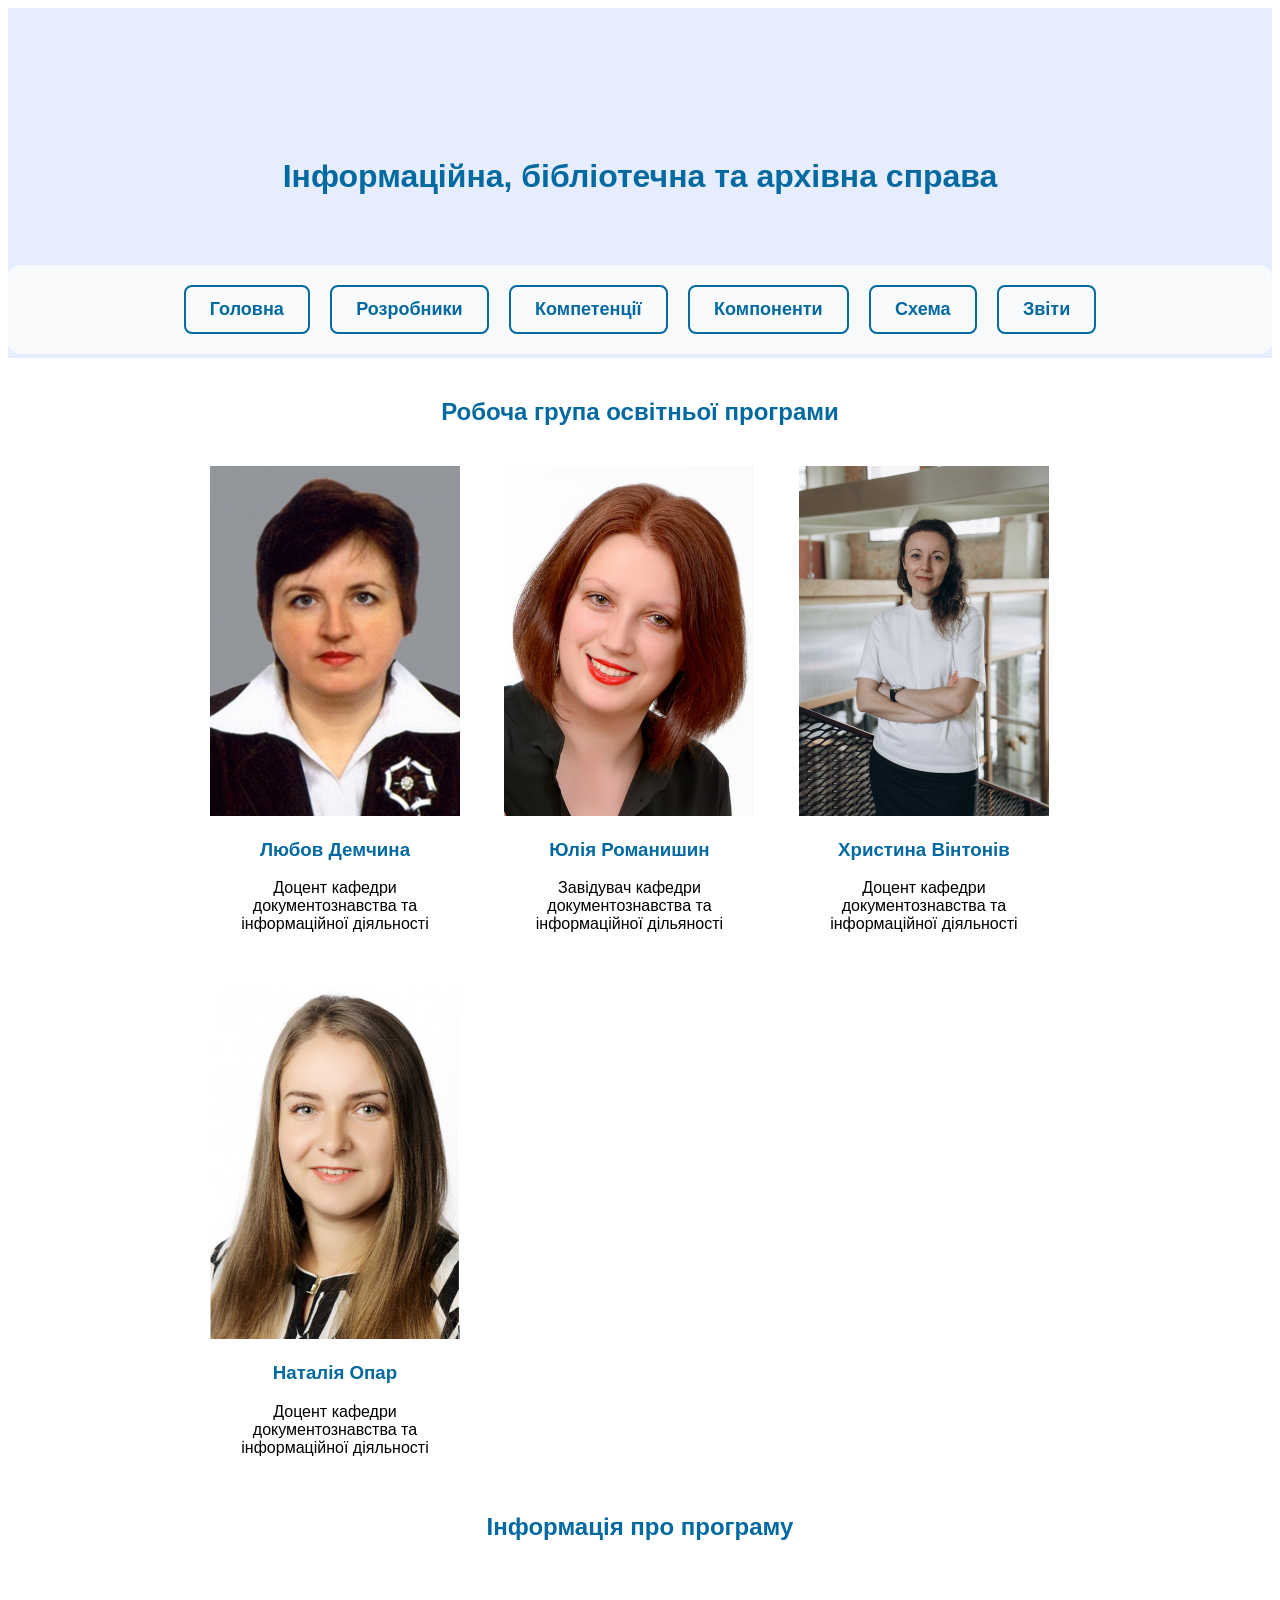
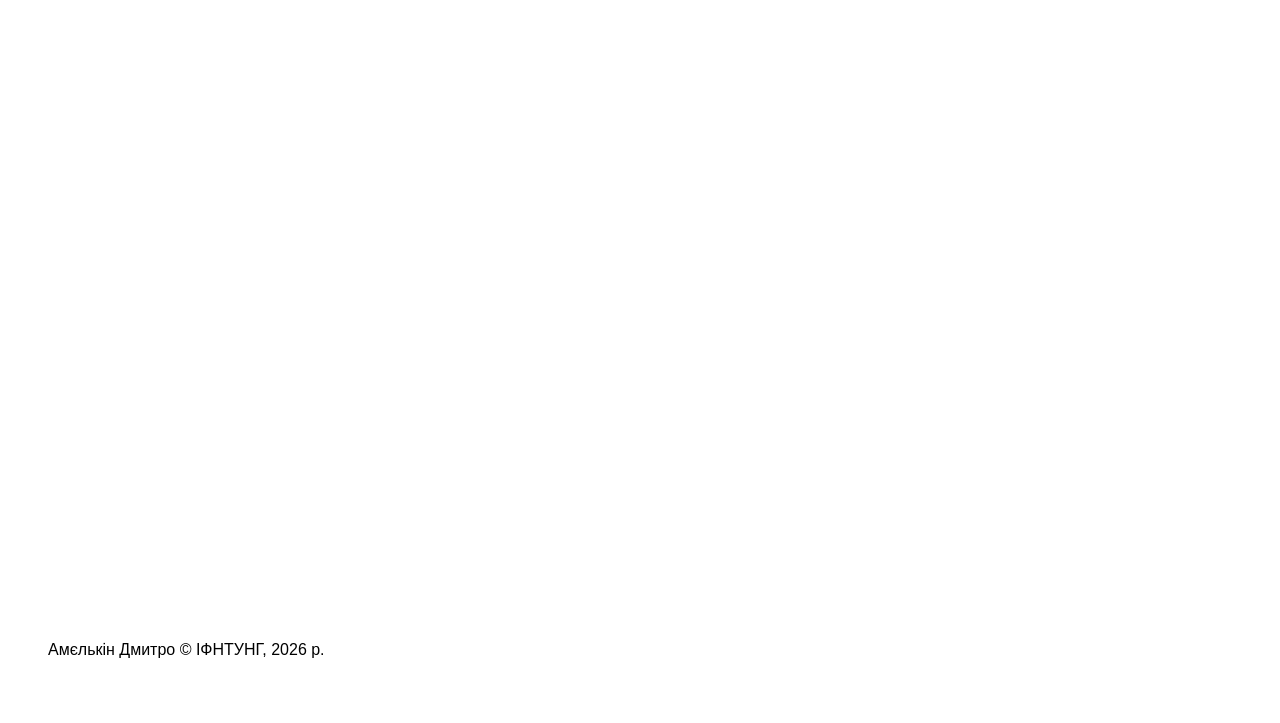
<file: lab5/group.html>
<!DOCTYPE html>
<html>
    <head>
        <meta charset="UTF-8">
        <title>Лабораторна робота №5</title>
        <link rel="stylesheet" type="text/css" href="./assets/style.css">
    </head>
    <body>
        <header>
            <h1>Інформаційна, бібліотечна та архівна справа</h1>
            <nav>
                <ul class="navigation">
                    <li><a href="./index.html">Головна</a></li>
                    <li><a href="./group.html">Розробники</a></li>
                    <li><a href="./competencies.html">Компетенції</a></li>
                    <li><a href="./components.html">Компоненти</a></li>
                    <li><a href="./graph.html">Схема</a></li>
                    <li><a href="./reports.html">Звіти</a></li>
                </ul>
            </nav>
        </header>
        <main class="container">
            <h2 id="goal">Робоча група освітньої програми</h2>
            <div class="authors">
                <div class="author">
                    <img src="./assets/author1.jpg" alt="Любов Демчина">
                    <h3>Любов Демчина</h3>
                    <p>Доцент кафедри документознавства та інформаційної діяльності</p>
                </div>
                <div class="author">
                    <img src="./assets/author2.jpg" alt="Юлія Романишин">
                    <h3>Юлія Романишин</h3>
                    <p>Завідувач кафедри документознавства та інформаційної дільяності</p>
                </div>
                <div class="author">
                    <img src="./assets/author3.jpg" alt="Христина Вінтонів">
                    <h3>Христина Вінтонів</h3>
                    <p>Доцент кафедри документознавства та інформаційної діяльності</p>
                </div>
                <div class="author">
                    <img src="./assets/author4.jpg" alt="Наталія Опар">
                    <h3>Наталія Опар</h3>
                    <p>Доцент кафедри документознавства та інформаційної діяльності</p>
                </div>
            </div>  
            <h2>Інформація про програму</h2>
            <div class="frame-container">
                <iframe class="frame"
                    src="https://nung.edu.ua/vstup/komp-iuterna-inzheneriia-buduy-maybutnie-svoimy-rukamy/" 
                    description="Інформація про кафедру">
                </iframe>
            </div>
        </main>
        <footer>
            <p>Амєлькін Дмитро © ІФНТУНГ, 2026 р.</p>
        </footer>
    </body>
</html>
</file>
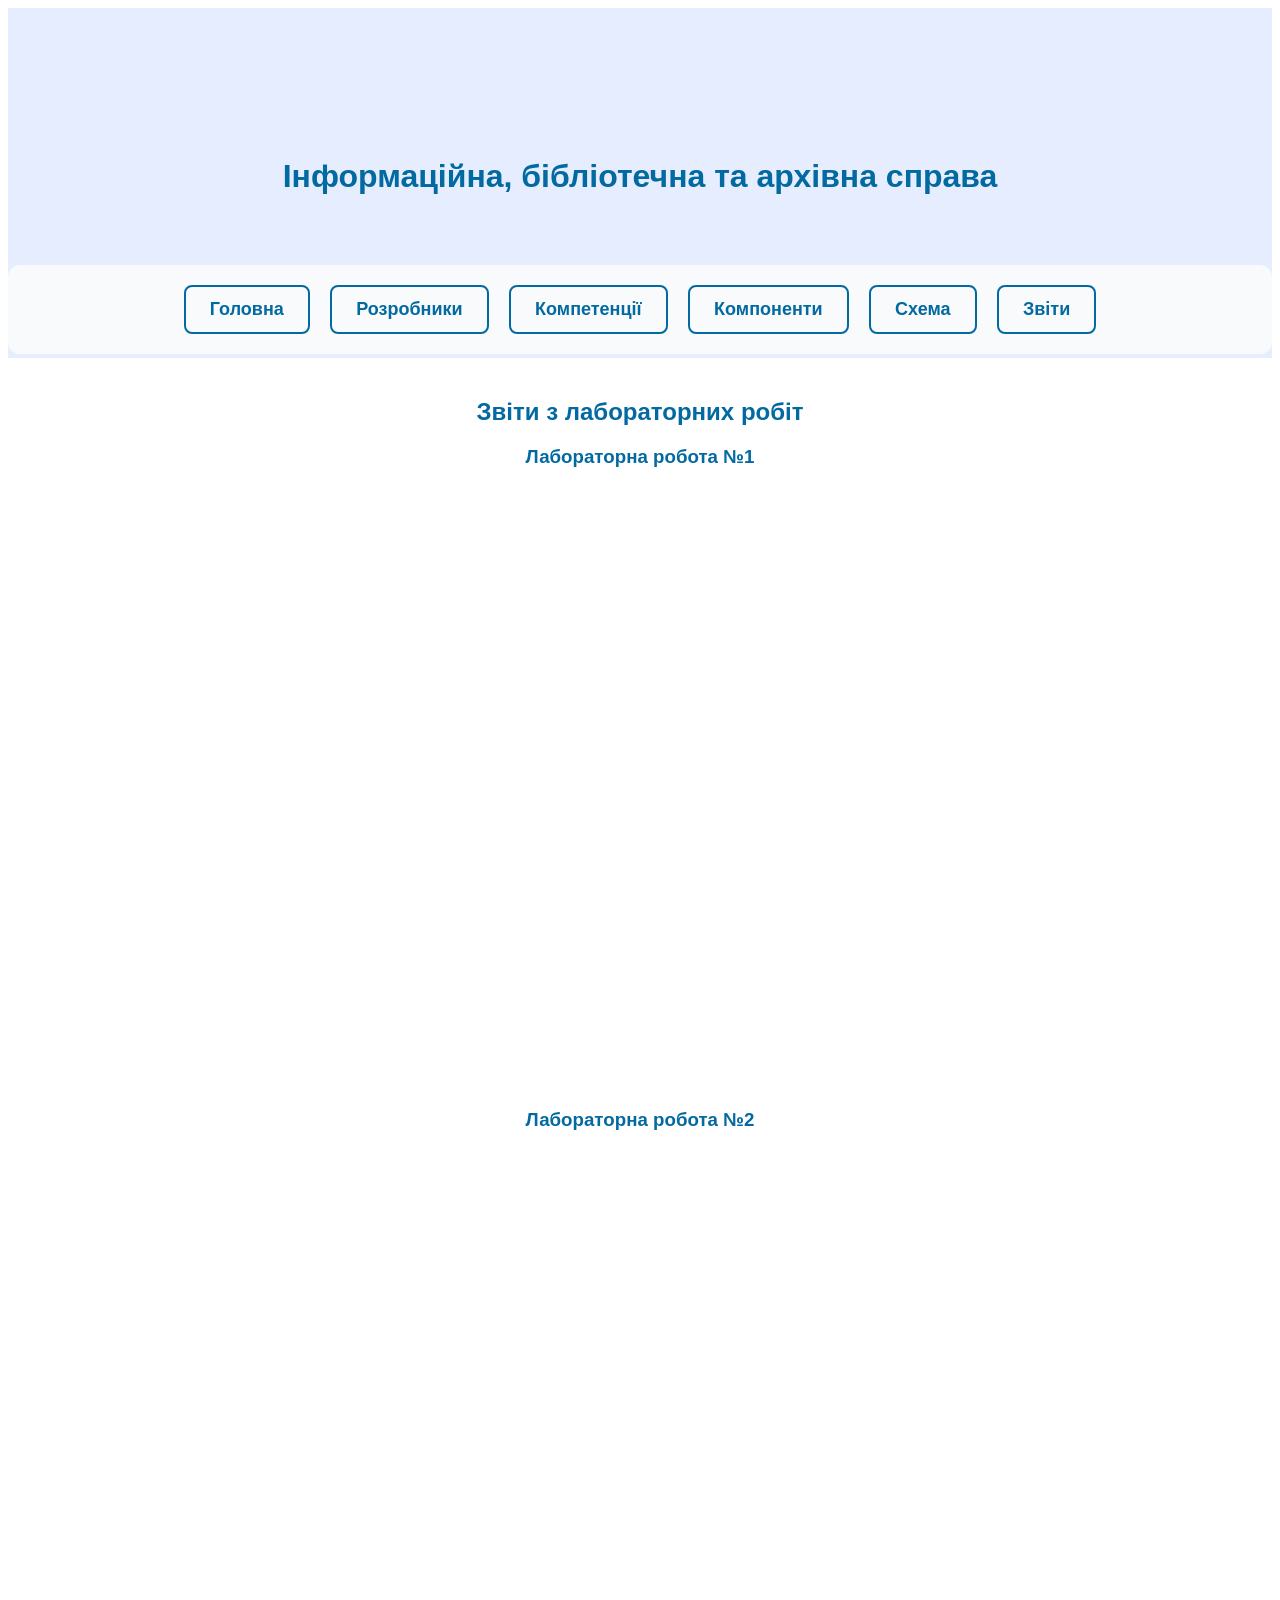
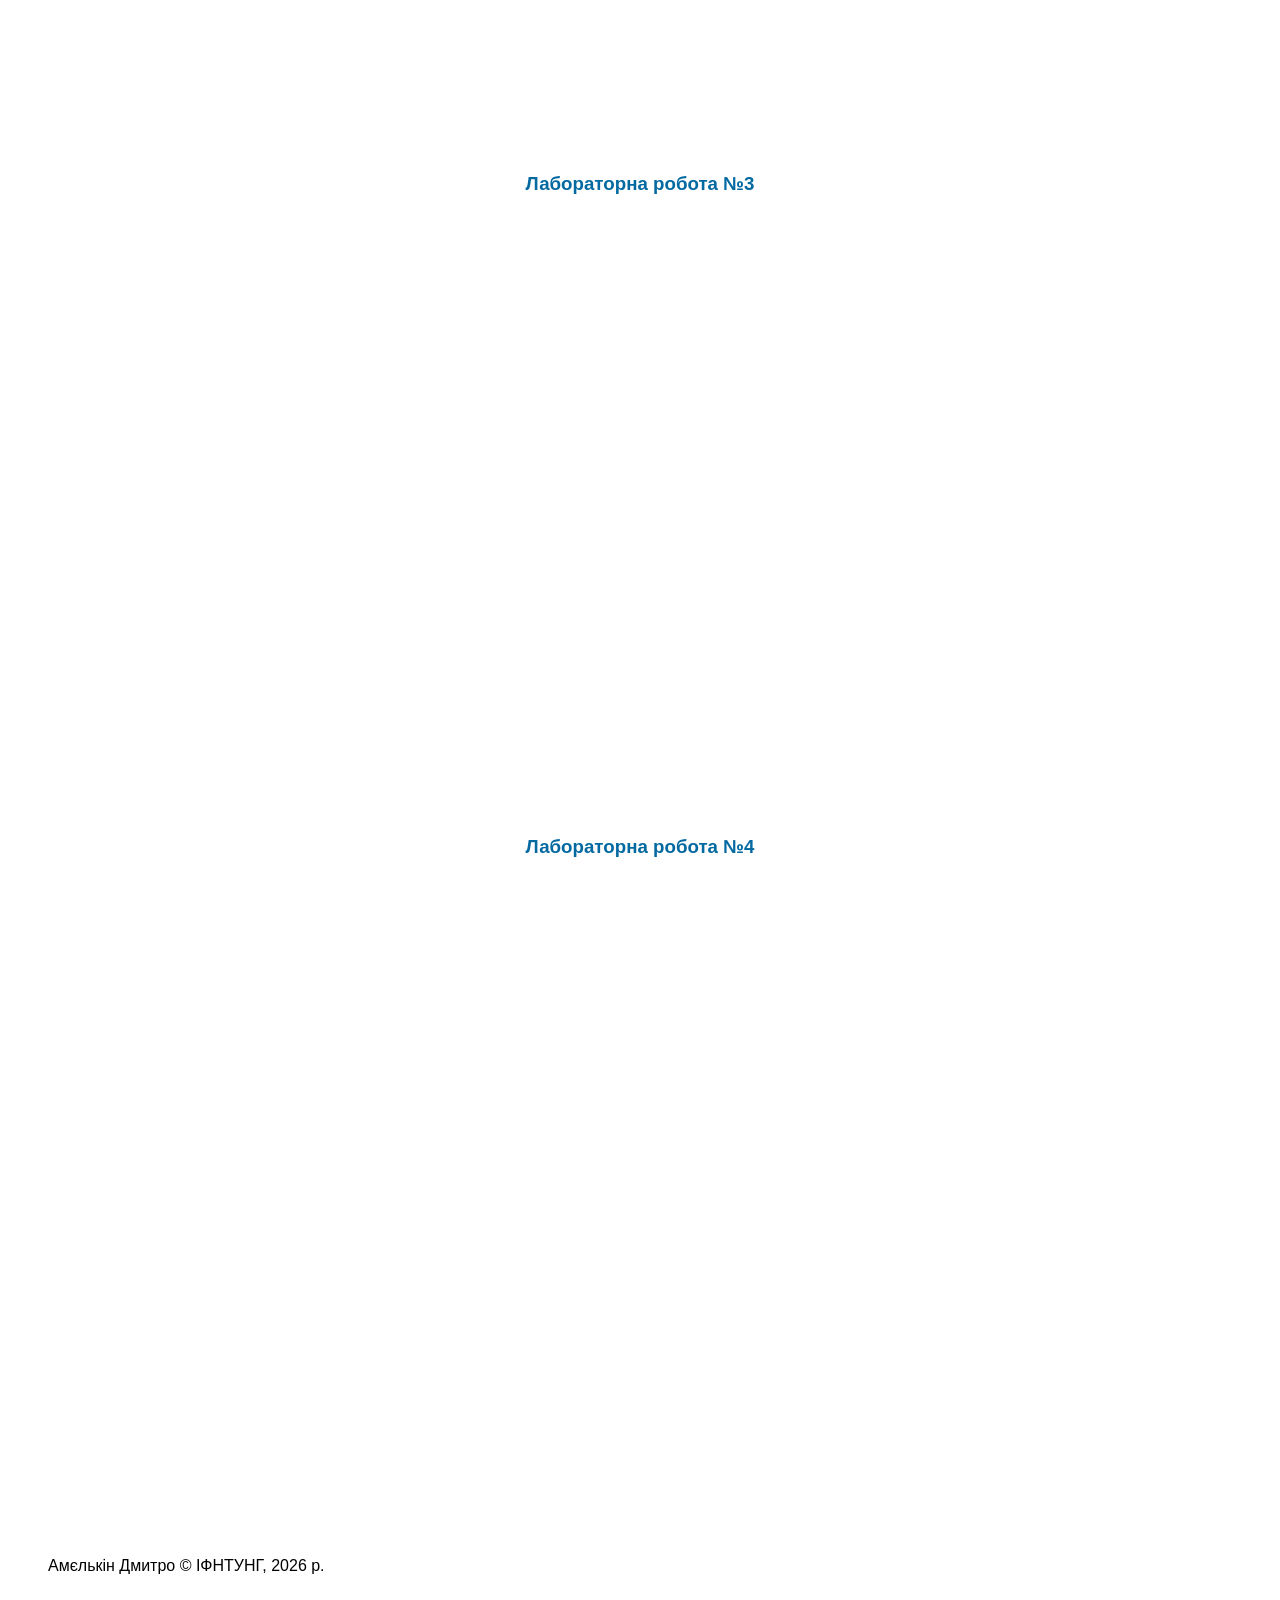
<file: lab5/reports.html>
<!DOCTYPE html>
<html>
    <head>
        <meta charset="UTF-8">
        <title>Лабораторна робота №5</title>
        <link rel="stylesheet" href="./assets/style.css"/>
    </head>
    <body>
        <header>
            <h1>Інформаційна, бібліотечна та архівна справа</h1>
            <nav>
                <ul class="navigation">
                    <li><a href="./index.html">Головна</a></li>
                    <li><a href="./group.html">Розробники</a></li>
                    <li><a href="./competencies.html">Компетенції</a></li>
                    <li><a href="./components.html">Компоненти</a></li>
                    <li><a href="./graph.html">Схема</a></li>
                    <li><a href="./reports.html">Звіти</a></li>
                </ul>
            </nav>
        </header>
        <main class="container">
            <h2>Звіти з лабораторних робіт</h2>
            <h3>Лабораторна робота №1</h3>
            <div class="frame-container">
                <iframe class="frame" src="https://docs.google.com/document/d/1z0aYx4A6lokCYRjBt-B7hETfBv4ud306/edit?usp=sharing&ouid=105748392332614694102&rtpof=true&sd=true"></iframe>
            </div>
            <h3>Лабораторна робота №2</h3>
            <div class="frame-container">
                <iframe class="frame" src="https://docs.google.com/document/d/1GPrAK1ZvIYhdVoyD4M-4PKO5oOH85eCu/edit?usp=sharing&ouid=105748392332614694102&rtpof=true&sd=true"></iframe>
            </div>
            <h3>Лабораторна робота №3</h3>
            <div class="frame-container">
                <iframe class="frame" src="https://docs.google.com/document/d/1sYy2gsu4Ut7_G3gqhJx9YB22cGPwE2p7/edit?usp=sharing&ouid=105748392332614694102&rtpof=true&sd=true"></iframe>
            </div>
            <h3>Лабораторна робота №4</h3>
            <div class="frame-container">
                <iframe class="frame" src="https://docs.google.com/document/d/1ofhVxsBsxLnlWSjoU4ld62KeL2BvAyFG/edit?usp=drive_link&ouid=105748392332614694102&rtpof=true&sd=true"></iframe>
            </div>
        </main>
        <footer>
            <p>Амєлькін Дмитро © ІФНТУНГ, 2026 р.</p>
        </footer>
    </body>
</html>
</file>
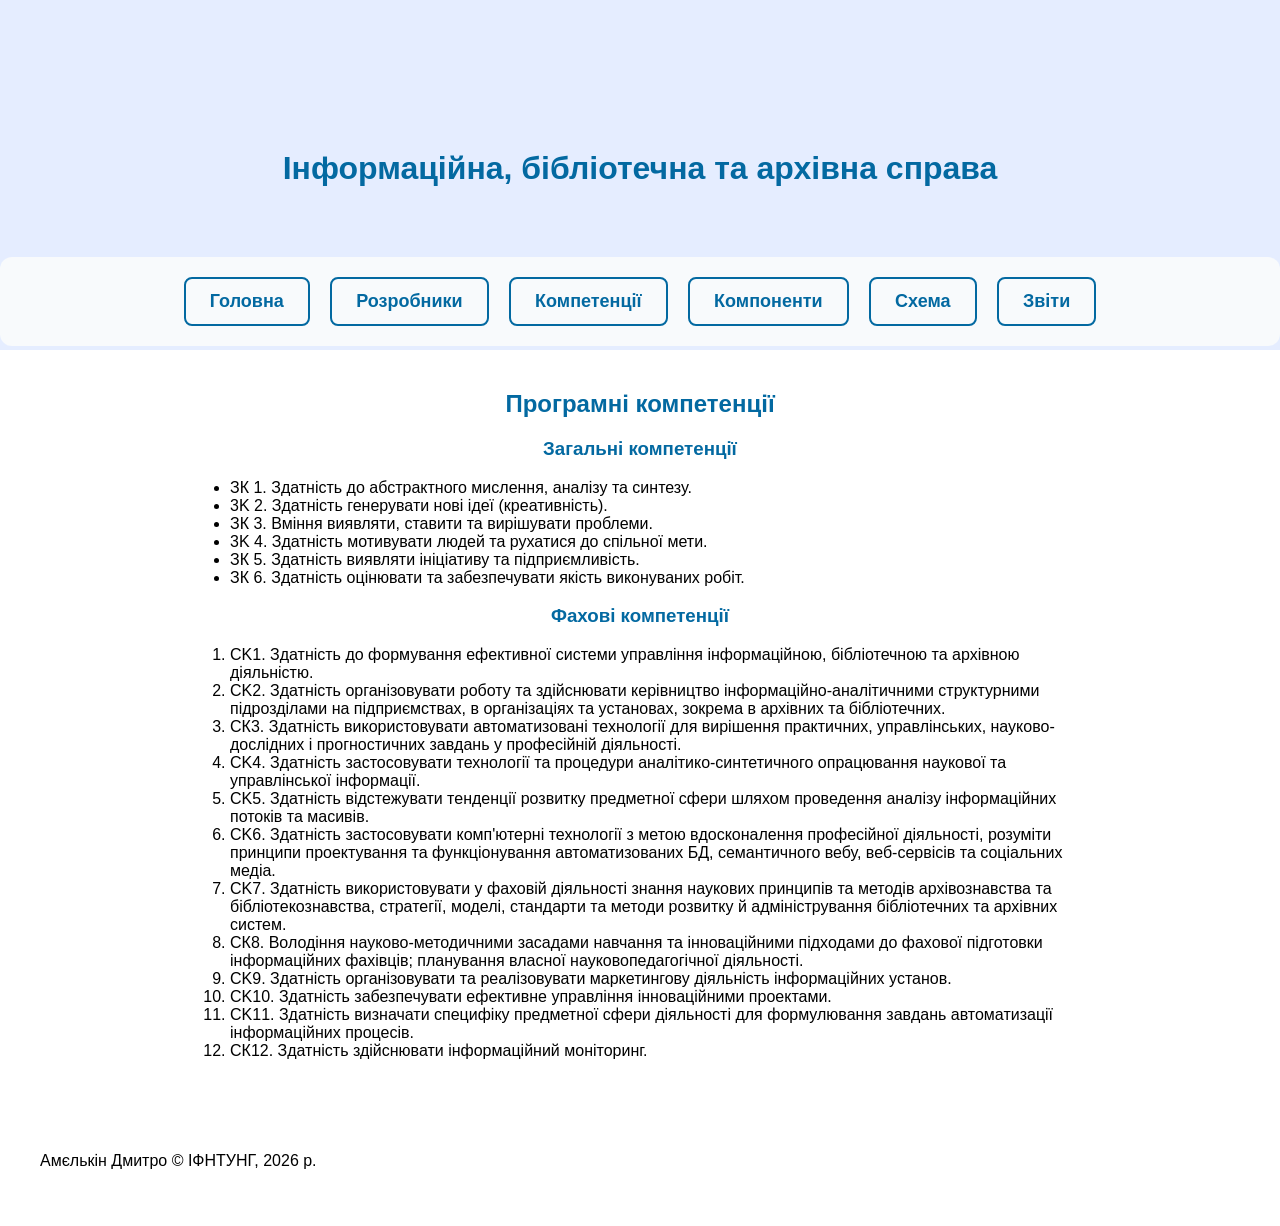
<file: lab6/competencies.html>
<!DOCTYPE html>
<html>
    <head>
        <meta charset="UTF-8">
        <title>Лабораторна робота №5</title>
        <link rel="stylesheet" type="text/css" href="./assets/style.css">
        <meta name="viewport" content="width=device-width, initial-scale=1" />
    </head>
    <body>
        <header>
            <h1>Інформаційна, бібліотечна та архівна справа</h1>
            <nav>
                <ul class="navigation">
                    <li><a href="./index.html">Головна</a></li>
                    <li><a href="./group.html">Розробники</a></li>
                    <li><a href="./competencies.html">Компетенції</a></li>
                    <li><a href="./components.html">Компоненти</a></li>
                    <li><a href="./graph.html">Схема</a></li>
                    <li><a href="./reports.html">Звіти</a></li>
                </ul>
            </nav>
        </header>
        <main class="container">
            <h2 id="competencies">Програмні компетенції</h2>
            <h3>Загальні компетенції</h3>
            <ul class="general-competencies">
                <li>ЗК 1. Здатність до абстрактного мислення, аналізу та синтезу.</li>
                <li>3K 2. Здатність генерувати нові ідеї (креативність).</li>
                <li>ЗК 3. Вміння виявляти, ставити та вирішувати проблеми. </li>
                <li>3K 4. Здатність мотивувати людей та рухатися до спільної мети.</li>
                <li>ЗК 5. Здатність виявляти ініціативу та підприємливість.</li>
                <li>ЗК 6. Здатність оцінювати та забезпечувати якість виконуваних робіт.</li>
            </ul>
            <h3>Фахові компетенції</h3>
            <ol class="spec-competencies">
                <li>CK1. Здатність до формування ефективної системи управління інформаційною, бібліотечною та архівною діяльністю. </li>
                <li>CK2. Здатність організовувати роботу тa здійснювати керівництво інформаційно-аналітичними структурними підрозділами на підприємствах, в організаціях та установах, зокрема в архівних та бібліотечних.</li>
                <li>СК3. Здатність використовувати автоматизовані технології для вирішення практичних, управлінських, науково-дослідних і прогностичних завдань у професійній діяльності.</li>  
                <li>CK4. Здатність застосовувати технології та процедури аналітико-синтетичного опрацювання наукової та управлінської інформації.</li>
                <li>CK5. Здатність відстежувати тенденції розвитку предметної сфери шляхом проведення аналізу інформаційних потоків та масивів.</li>
                <li>CK6. Здатність застосовувати комп'ютерні технології з метою вдосконалення професійної діяльності, розуміти принципи проектування та функціонування автоматизованих БД, семантичного вебу, веб-сервісів та соціальних медіа.</li>
                <li>CK7. Здатність використовувати у фаховій діяльності знання наукових принципів та методів архівознавства тa бібліотекознавства, стратегії, моделі, стандарти та методи розвитку й адміністрування бібліотечних та архівних систем.</li>
                <li>СК8. Володіння науково-методичними засадами навчання та інноваційними підходами до фахової підготовки інформаційних фахівців; планування власної науковопедагогічної діяльності.</li>
                <li>CK9. Здатність організовувати тa реалізовувати маркетингову діяльність інформаційних установ.</li>
                <li>CK10. Здатність забезпечувати ефективне управління інноваційними проектами.</li>
                <li>CK11. Здатність визначати специфіку предметної сфери діяльності для формулювання завдань автоматизації інформаційних процесів.</li>
                <li>СК12. Здатність здійснювати інформаційний моніторинг.</li>
            </ol>
        </main>
        <footer>
            <p>Амєлькін Дмитро © ІФНТУНГ, 2026 р.</p>
        </footer>
    </body>
</html>
</file>
<file: kursova/assets/style.css>
*, *::before, *::after {
    box-sizing: border-box;
}

body {
    margin: 0;
    padding: 0;
    font-family: "Roboto", sans-serif;
    font-style: normal;
}

h2 {
    font-weight: 400;
    font-size: 50px;
    line-height: 80px;
    color: #160828;
    text-transform: uppercase;
    max-width: 795px;
}

p {
    font-weight: 400;
    font-size: 22px;
    line-height: 32px;
    color: #160828;
}

section {
    padding-bottom: 80px;
}

.dop {
    padding: 144px 0;
}

.container {
    max-width: 1600px;
    margin: 0 auto;
    padding: 40px 60px;
}

header {
    display: flex;
    flex-direction: row;
    align-items: center;
    justify-content: space-between;
}

.hero {
    background-color: #FF603D;
}

.hero ul {
    list-style-type: none;
    padding-inline-start: 0;
    display: flex;
    flex-direction: row;
    align-items: center;
    justify-content: center;
    gap: 20px;
}

.hero li a {
    font-weight: 500;
    font-size: 15px;
    line-height: 18px;
    color: #FFFFFF;
    text-decoration: none;
}

.logo-container {
    display: flex;
    align-items: center;
}

.header-cta {
    display: flex;
    align-items: center;
    gap: 4px;
}

.cta {
    color: #FFFFFF;
    text-decoration: none;
    padding-right: 16px;
    font-size: 15px;
}

.cta-btn {
    text-decoration: none;
    font-weight: 600;
    font-size: 16px;
    line-height: 1;
    text-transform: uppercase;
    color: #FFFFFF;
    border: 1px solid #FFFFFF80;
    background-color: transparent;
    padding: 16px 32px;
    display: inline-block;
    white-space: nowrap;
}

.hamburger {
    display: none;
    flex-direction: column;
    gap: 5px;
    cursor: pointer;
    background: none;
    border: none;
    padding: 8px;
    z-index: 1000;
}

.hamburger span {
    display: block;
    width: 26px;
    height: 2px;
    background: #ffffff;
    border-radius: 2px;
    transition: transform 0.3s, opacity 0.3s;
}

.hamburger.open span:nth-child(1) { transform: translateY(7px) rotate(45deg); }
.hamburger.open span:nth-child(2) { opacity: 0; }
.hamburger.open span:nth-child(3) { transform: translateY(-7px) rotate(-45deg); }

.mobile-menu {
    display: none;
    position: fixed;
    top: 0;
    left: 0;
    width: 100%;
    height: 100vh;
    background-color: #FF603D;
    z-index: 999;
    flex-direction: column;
    align-items: center;
    justify-content: center;
    gap: 28px;
}

.mobile-menu.open {
    display: flex;
}

.mobile-menu a {
    font-weight: 600;
    font-size: 20px;
    color: #ffffff;
    text-decoration: none;
    text-transform: uppercase;
    letter-spacing: 1px;
}

.mobile-menu .mobile-cta-btn {
    border: 1px solid #FFFFFF80;
    padding: 14px 40px;
    margin-top: 8px;
}

.hero-content {
    display: grid;
    grid-template-columns: 1fr 1fr;
}

.hero-content h1 {
    margin-top: 0;
    max-width: 520px;
    font-weight: 400;
    font-size: 80px;
    line-height: 100px;
    text-transform: uppercase;
    color: #FFFFFF;
    position: relative;
    z-index: 2;
}

.sy-img {
    display: block;
    max-width: 100%;
}

.call-img {
    margin-left: 76px;
    margin-top: -136px;
    position: relative;
    z-index: 1;
    display: block;
}

.sp-img {
    max-width: 100%;
    display: block;
}

.hero-sub {
    max-width: 520px;
    font-weight: 400;
    font-size: 20px;
    line-height: 30px;
    color: #FFFFFF;
}

.btn {
    text-decoration: none;
    font-weight: 600;
    font-size: 16px;
    line-height: 1;
    text-transform: uppercase;
    color: #FFFFFF;
    border: 1px solid #FFFFFF80;
    border-radius: 2px;
    background-color: transparent;
    padding: 16px 48px;
    display: inline-block;
}

.btn-black {
    text-decoration: none;
    font-weight: 600;
    font-size: 16px;
    line-height: 1;
    text-transform: uppercase;
    color: #FCFF70;
    border: 1px solid #160828;
    border-radius: 2px;
    background-color: #160828;
    padding: 16px 48px;
    display: inline-block;
    margin-right: 16px;
}

.partners {
    grid-column: 1 / 3;
    margin-top: 80px;
    display: flex;
    justify-content: space-evenly;
    align-items: center;
    flex-wrap: wrap;
    gap: 24px;
}

.partners img {
    max-width: 160px;
    height: auto;
}

.mark {
    display: flex;
    align-items: center;
    letter-spacing: 1px;
    text-transform: uppercase;
    color: #425F66;
    font-weight: 600;
    font-size: 14px;
    margin: 0 0 20px 0;
}

section p {
    font-weight: 400;
    font-size: 22px;
    line-height: 32px;
    color: #160828;
}

.platform-grid {
    display: grid;
    grid-template-columns: repeat(3, 1fr);
    gap: 16px;
    margin-top: 60px;
}

.platform-grid h2 {
    font-weight: 500;
    font-size: 34px;
    line-height: 42px;
}

.platform-grid p {
    font-weight: 400;
    font-size: 18px;
    line-height: 28px;
}

.card {
    padding: 36px;
    display: block;
    min-height: 400px;
    position: relative;
    box-sizing: border-box;
}

.card-img {
    width: 100%;
    height: auto;
    max-height: 300px;
    object-fit: contain;
    margin-bottom: 24px;
}

.card-1 { background-color: #160828; grid-column: span 2; }
.card-2 { background-color: #425F66; color: white; grid-column: span 1; }
.card-3 { background-color: #E0ECDE; color: #160828; grid-column: span 1; }
.card-4 { background-color: #F4FBF3; color: #160828; grid-column: span 2; }

.card-1 h2, .card-2 h2 { color: white; }
.card-1 p,  .card-2 p  { color: white; }

.card-arrow {
    width: 40px;
    height: 32px;
    font-size: 20px;
    background: #160828;
    color: white;
    border: none;
    margin-top: 20px;
    cursor: pointer;
}

.card-1 .card-arrow { background: white; }

.dialer {
    display: flex;
    flex-direction: row;
    align-items: center;
    justify-content: space-between;
    gap: 60px;
}

.dialer > div:last-child {
    max-width: 48%;
}

.dialer img {
    width: 100%;
    height: auto;
    display: block;
}

.salesfloor {
    display: flex;
    flex-direction: row;
    align-items: center;
    justify-content: space-between;
    gap: 60px;
}

.salesfloor > div:first-child img {
    max-width: 100%;
    height: auto;
}

.dot {
    max-width: 580px;
}

.arrow-cta {
    display: inline-flex;
    align-items: center;
    gap: 16px;
    border-bottom: 2px solid #160828;
    padding-bottom: 8px;
    margin-top: 20px;
}

.link-arrow {
    text-decoration: none;
    font-weight: 600;
    font-size: 17px;
    line-height: 18px;
    color: #160828;
    text-transform: uppercase;
}

.arrow-btn {
    width: 24px;
    height: 24px;
    background: #160828;
    border: none;
    cursor: pointer;
    display: flex;
    align-items: center;
    justify-content: center;
    flex-shrink: 0;
}

.arrow-cta img {
    width: 10px;
    height: auto;
    display: block;
}

.testimonial {
    display: flex;
    flex-direction: row;
    align-items: flex-start;
    justify-content: space-between;
    padding-top: 80px;
    padding-bottom: 80px;
}

.crunchbase-logo {
    height: 38px;
    width: auto;
    display: block;
    margin-bottom: 40px;
}

.testimonial-text-block p {
    font-size: 26px;
    line-height: 1.5;
    font-weight: 700;
    color: #160828;
    margin: 0 0 45px 0;
}

.testimonial-man {
    display: flex;
    align-items: center;
    gap: 15px;
}

.testimonial-man img {
    width: 48px;
    height: 48px;
    object-fit: cover;
    flex-shrink: 0;
}

.man-info h3 {
    font-size: 14px;
    font-weight: 700;
    color: #160828;
    margin: 0 0 4px 0;
}

.man-info p {
    font-size: 12px;
    color: #706a7b;
    margin: 0;
}

.stats-container {
    display: flex;
    flex-direction: column;
    width: 38%;
    flex-shrink: 0;
}

.stat-item {
    border-top: 1px solid #eae7ec;
    padding-top: 40px;
    padding-bottom: 40px;
}

.stat-item:first-child {
    border-top: none;
    padding-top: 0;
}

.stat-row {
    display: flex;
    align-items: center;
    gap: 25px;
}

.stat-row h1 {
    font-size: 76px;
    font-weight: 700;
    color: #160828;
    margin: 0;
    line-height: 1;
}

.yellow-circle {
    display: flex;
    align-items: center;
    justify-content: center;
    width: 48px;
    height: 48px;
    background-color: #f6ff61;
    border-radius: 50%;
    flex-shrink: 0;
}

.yellow-circle img {
    width: 16px;
    height: auto;
}

.stat-desc {
    font-size: 18px;
    font-weight: 600;
    color: #160828;
    margin: 14px 0 0 0;
}

.stack {
    background-color: #425F66;
    display: flex;
    flex-direction: row;
    align-items: center;
    justify-content: space-between;
}

.stack-info {
    width: 45%;
}

.stack-info h2 {
    font-size: 54px;
    line-height: 1.1;
    font-weight: 700;
    color: #ffffff;
    text-transform: uppercase;
    margin: 0 0 30px 0;
}

.stack-info p {
    font-size: 18px;
    line-height: 1.5;
    color: #e2e8f0;
    margin: 0 0 45px 0;
}

.stack-image {
    width: 50%;
    display: flex;
    justify-content: flex-end;
}

.stack-image img {
    max-width: 100%;
    height: auto;
    display: block;
}

.stack .arrow-cta {
    border-bottom-color: #ffffff;
}

.stack .link-arrow {
    color: #ffffff;
}

.stack .arrow-btn {
    background: #FCFF70;
}

.stack .arrow-btn img {
    filter: invert(1);
}

.analytics {
    display: flex;
    flex-direction: row;
    align-items: center;
    justify-content: space-between;
    gap: 60px;
}

.analytics-image {
    width: 50%;
}

.analytics-image img {
    max-width: 100%;
    height: auto;
    display: block;
}

.analytics-info {
    width: 42%;
}

.analytics-info h2 {
    font-size: 54px;
    line-height: 1.1;
    font-weight: 700;
    color: #160828;
    text-transform: uppercase;
    margin: 0 0 30px 0;
}

.analytics-desc {
    font-size: 18px;
    line-height: 1.5;
    color: #160828;
    margin: 0 0 45px 0;
}

.security-cta {
    width: 100%;
    background-image: url('./img/security-img.png');
    background-repeat: no-repeat;
    background-position: center center;
}

.cta-block {
    display: flex;
    justify-content: center;
    align-items: center;
    width: 100%;
}

.cta-text {
    display: flex;
    flex-direction: column;
    align-items: center;
    text-align: center;
    width: 100%;
    padding: 140px 80px;
    box-sizing: border-box;
    margin-top: 36px;
}

.cta-text h2 {
    font-size: 42px;
    line-height: 1.2;
    font-weight: 700;
    color: #ffffff;
    text-transform: uppercase;
    max-width: 700px;
}

.cta-text p {
    font-size: 16px;
    line-height: 1.6;
    color: #e2e8f0;
    margin: 0 0 40px 0;
    max-width: 550px;
}

.cta-text .arrow-cta {
    border-bottom-color: #ffffff;
}

.cta-text .link-arrow {
    color: #ffffff;
}

.cta-text .arrow-btn {
    background: #FCFF70;
}

.cta-text .arrow-btn img {
    filter: invert(1);
}

.footer {
    background-color: #110720;
    display: block;
}

.footer-top {
    display: flex;
    flex-direction: row;
    justify-content: space-between;
    align-items: flex-start;
    border-bottom: 1px solid #231834;
    padding-bottom: 60px;
    padding-top: 80px;
}

.footer-brand {
    display: flex;
    flex-direction: column;
    gap: 80px;
    flex-shrink: 0;
}

.footer-logo {
    height: 32px;
    width: auto;
    display: block;
}

.social-block p {
    font-size: 12px;
    font-weight: 600;
    text-transform: uppercase;
    color: #ffffff;
    margin: 0 0 16px 0;
    letter-spacing: 1px;
}

.social-icons {
    display: flex;
    gap: 12px;
}

.social-icons a {
    display: flex;
    align-items: center;
    justify-content: center;
    width: 32px;
    height: 32px;
    background-color: #ffffff;
    border-radius: 50%;
}

.social-icons img {
    width: 18px;
    height: 18px;
    display: block;
    object-fit: contain;
}

.footer-links-grid {
    display: flex;
    flex-direction: row;
    gap: 100px;
}

.footer-column {
    display: flex;
    flex-direction: column;
}

.footer-column h3 {
    font-size: 12px;
    font-weight: 700;
    text-transform: uppercase;
    color: #ffffff;
    margin: 0 0 24px 0;
    letter-spacing: 1px;
}

.footer-column a {
    font-size: 15px;
    color: #b3aeb9;
    text-decoration: none;
    margin-bottom: 16px;
    white-space: nowrap;
}

.footer-column a:hover { color: #ffffff; }

.footer-column .pricing-link { margin-top: 24px; }

.footer-bottom {
    display: flex;
    flex-direction: row;
    justify-content: space-between;
    align-items: center;
    
}

.footer-copyright p {
    font-size: 13px;
    color: #b3aeb9;
    margin: 0;
    text-transform: uppercase;
}

.footer-legal-links {
    display: flex;
    gap: 30px;
}

.footer-legal-links a {
    font-size: 15px;
    color: #b3aeb9;
    text-decoration: none;
}

.footer-legal-links a:hover { color: #ffffff; }

.footer-disclaimer {
    padding-top: 20px;
    padding-bottom: 40px;
}

.footer-disclaimer p {
    font-size: 12px;
    line-height: 1.6;
    color: #5d5467;
    margin: 0;
}

@media (max-width: 1280px) {
    .container {
        padding: 32px 48px;
    }

    h2 {
        font-size: 42px;
        line-height: 64px;
        max-width: 100%;
    }

    .hero-content h1 {
        font-size: 64px;
        line-height: 80px;
    }

    .call-img {
        margin-left: 40px;
        margin-top: -110px;
    }

    .platform-grid h2 { font-size: 28px; line-height: 36px; }

    .stack-info h2, .analytics-info h2 { font-size: 42px; }

    .stat-row h1 { font-size: 60px; }

    .footer-links-grid { gap: 60px; }
}

@media (max-width: 991px) {
    .container {
        padding: 24px 32px;
    }

    
    header nav,
    .header-cta {
        display: none;
    }
    .hamburger {
        display: flex;
    }

    
    .hero-content {
        grid-template-columns: 1fr;
    }

    .hero-content h1 {
        font-size: 52px;
        line-height: 66px;
        max-width: 100%;
    }

    .partners {
        grid-column: 1;
        margin-top: 60px;
    }

    .partners img { max-width: 110px; }

    
    h2 {
        font-size: 36px;
        line-height: 52px;
        max-width: 100%;
    }

    p { font-size: 18px; line-height: 28px; }

    section { padding-bottom: 60px; }

    .platform-grid {
        grid-template-columns: 1fr 1fr;
        gap: 12px;
        margin-top: 40px;
    }

    .card-1 { grid-column: 1 / 3; }
    .card-2 { grid-column: span 1; }
    .card-3 { grid-column: span 1; }
    .card-4 { grid-column: 1 / 3; }

    .card { min-height: 300px; padding: 24px; }
    .platform-grid h2 { font-size: 24px; line-height: 32px; }

    
    .dialer {
        flex-direction: column;
        align-items: flex-start;
        gap: 32px;
    }
    .dialer > div:last-child {
        flex: unset;
        max-width: 100%;
        width: 100%;
    }
    .dialer img { width: 100%; max-width: 100%; }
    .dot { max-width: 100%; }

    
    .salesfloor {
        flex-direction: column;
        gap: 32px;
    }
    .salesfloor > div:first-child { width: 100%; }
    .salesfloor > div:first-child img { max-width: 100%; }
    .salesfloor img{
        display: none;
    }

    
    .testimonial {
        flex-direction: column;
        gap: 48px;
        padding-top: 48px;
        padding-bottom: 48px;
    }

    .stats-container {
        width: 100%;
        flex-direction: row;
    }

    .stat-item {
        flex: 1;
        border-top: none;
        border-left: 1px solid #eae7ec;
        padding: 0 32px;
    }

    .stat-item:first-child {
        border-left: none;
        padding-left: 0;
    }

    .stat-row h1 { font-size: 52px; }
    .testimonial-text-block p { font-size: 20px; }

    
    .stack {
        flex-direction: column;
        gap: 40px;
        padding-bottom: 0;
    }
    .stack-info { width: 100%; }
    .stack-image { width: 100%; justify-content: center; }
    .stack-info h2 { font-size: 36px; }

    
    .analytics {
        flex-direction: column;
        gap: 32px;
    }
    .analytics-image,
    .analytics-info { width: 100%; }
    .analytics-info h2 { font-size: 36px; }
    .analytics-image img {
        margin: 0 auto;
    }

    
    .cta-text {
        position: relative;
        isolation: isolate;
        padding: 100px 40px;
    }
    .cta-text h2 { font-size: 34px; }

    
    .footer-top {
        flex-direction: column;
        gap: 48px;
        padding-top: 60px;
    }

    .footer-brand {
        flex-direction: row;
        gap: 48px;
        align-items: flex-start;
    }

    .footer-links-grid {
        gap: 40px;
        flex-wrap: wrap;
    }

    .footer-bottom {
        flex-direction: column;
        align-items: flex-start;
        gap: 16px;
    }

    .footer-legal-links {
        flex-wrap: wrap;
        gap: 16px;
    }
}

@media (max-width: 768px) {
    .container {
        padding: 20px 24px;
    }

    
    .hero-content h1 {
        font-size: 40px;
        line-height: 52px;
    }

    .sy-img { max-width: 160px; }

    .call-img {
        margin-left: 16px;
        margin-top: -40px;
        max-width: 170px;
    }

    .hero-sub {
        font-size: 16px;
        line-height: 24px;
        max-width: 100%;
    }

    .btn, .btn-black {
        font-size: 13px;
        padding: 14px 24px;
    }

    .btn-black { margin-right: 10px; }

    h2 { font-size: 28px; line-height: 40px; }
    p  { font-size: 16px; line-height: 26px; }

    section { padding-bottom: 48px; }

    .partners img { max-width: 90px; }

    
    .platform-grid {
        grid-template-columns: 1fr;
        margin-top: 32px;
    }

    .card-1, .card-2, .card-3, .card-4 { grid-column: span 1; }
    .card { min-height: 240px; }

    
    .stats-container { flex-direction: column; }

    .stat-item {
        border-left: none;
        border-top: 1px solid #eae7ec;
        padding: 32px 0;
        flex: unset;
    }

    .stat-item:first-child {
        border-top: none;
        padding-top: 0;
    }

    .stat-row h1 { font-size: 56px; }

    
    .stack-info h2,
    .analytics-info h2 { font-size: 28px; line-height: 38px; }

    
    .security-cta {
        background-size: cover;
        background-position: center center;
        background-clip: content-box;
        padding: 0 20px 20px;
    }

    .cta-text {
        padding: 100px 40px;
    }
    .cta-text h2 { font-size: 26px; }
    .cta-text p  { font-size: 14px; }

    
    .footer-brand {
        flex-direction: column;
        gap: 32px;
    }

    .footer-links-grid {
        flex-direction: column;
        gap: 32px;
    }

    .footer-bottom { gap: 12px; }
    .footer-copyright p { font-size: 11px; }
    .footer-legal-links a  { font-size: 13px; }

    .dop { padding: 60px 0; }
}

@media (max-width: 500px) {
    .container {
        padding: 16px 20px;
    }
    .hero-content h1 {
        font-size: 30px;
        line-height: 40px;
    }

    .sy-img { max-width: 120px; }

    .call-img {
        margin-left: 0;
                margin-top: -48px;
        max-width: 140px;
    }

    .hero-sub {
        font-size: 14px;
        line-height: 22px;
    }
    .btn-black, .btn {
        display: block;
        text-align: center;
        margin-right: 0;
        margin-bottom: 12px;
        padding: 14px 24px;
        font-size: 13px;
        width: 100%;
    }

    h2 { font-size: 22px; line-height: 32px; }
    p  { font-size: 14px; line-height: 22px; }
    .mark { font-size: 11px; }

    section { padding-bottom: 36px; }
    .dop { padding: 40px 0; }

    
    .platform-grid { gap: 10px; margin-top: 24px; }
    .card { min-height: 200px; padding: 20px; }
    .platform-grid h2 { font-size: 18px; line-height: 26px; }
    .platform-grid p  { font-size: 13px; line-height: 20px; }

    
    .testimonial { padding-top: 28px; padding-bottom: 28px; }
    .testimonial-text-block p { font-size: 14px; }
    .crunchbase-logo { height: 26px; margin-bottom: 20px; }
    .stat-row h1 { font-size: 44px; }
    .stat-desc { font-size: 13px; }

    
    .stack-info h2,
    .analytics-info h2 { font-size: 20px; line-height: 30px; }
    .stack-info p,
    .analytics-desc { font-size: 13px; }

    
    .cta-text {
        position: relative;
        isolation: isolate;
        padding: 100px 40px;
    }
    .cta-text h2 { font-size: 20px; line-height: 28px; margin-top: 36px;}
    .cta-text p  { font-size: 13px; }

    
    .link-arrow { font-size: 12px; }

    
    .footer-top { padding-top: 48px; }
    .footer-links-grid { gap: 24px; }
    .footer-column h3 { font-size: 11px; }
    .footer-column a { font-size: 12px; margin-bottom: 10px; }
    .footer-legal-links {
        flex-direction: column;
        gap: 8px;
    }
    .footer-legal-links a { font-size: 11px; }
    .footer-copyright p  { font-size: 10px; }
    .footer-disclaimer p { font-size: 10px; }
    .social-icons a { width: 28px; height: 28px; }
    .social-icons img { width: 14px; height: 14px; }
}
</file>
<file: lab4/assets/style.css>
body{
    font-family: "Garamond", sans-serif;
}
h1,h2,h3{
    font-family: "Helvetica", serif;
    text-align: center;
    color:#0369A1;
}

.navigation {
    padding: 20px 0;
    margin: 20px 0 40px 0;
    text-align: center;
    list-style: none;
    background-color: #f8fafc;
    border-radius: 12px;
}

.navigation li {
    display: inline-block;
    margin: 0 8px;
    transition: transform 0.2s ease;
}

.navigation a {
    display: block;
    padding: 12px 24px;
    color: #0369A1;
    text-decoration: none;
    font-family: "Helvetica", sans-serif;
    font-size: 18px;
    font-weight: 600;
    border: 2px solid #0369A1;
    border-radius: 8px;
    transition: all 0.3s ease;
}

.navigation a:hover {
    background-color: #0369A1;
    color: white;
    box-shadow: 0 4px 12px rgba(3, 105, 161, 0.3);
    transform: translateY(-2px);
}

.navigation a:active {
    transform: translateY(0);
}
.components-table{
    margin: 0 auto;
    border:1px solid #0369A1;
    border-collapse: collapse;
}
.components-table th{
    border:1px solid #0369A1;
    text-align: center;
    vertical-align: middle;
    padding: 10px;
}
.components-table td{
    border:1px solid #0369A1;
}
.components-table tr:nth-child(even) {
  background-color: #F0F9FF; 
}
.subtitle{
    text-align: center;
    font-style: italic;
    color: #555;
}
.img-container{
    text-align: center;
}
.img-container img{
    width: 100%;
    height: auto;
}
.general-competencies,.spec-competencies{
    list-style-type: none;
}

table {
    border: 1px solid #036aa16a;
    margin-left: auto;
    margin-right: auto;
    width: 85%;
}
header{
    background-color: #c0d4ff6b;
    height:350px;
}
header h1{
    padding-top: 150px;
    margin:0;
    padding-bottom: 50px;
}
footer{
    padding:40px;
}
.authors{
    width:100%;
}
.author{
    width:250px;
    padding:20px;
    display:inline-block;
}
.author img{
    width:100%;
    height:350px;
    object-fit: cover;
}
.author p{
    text-align: center;
}
.container{
    max-width: 900px;
    margin: 0 auto;
    padding:20px;
}

.form-container {
    text-align: center;
}

.form-container input,
.form-container button {
    width: 220px;
    padding: 6px 10px;
    margin: 4px 0;
    border: 1px solid #2a7a9b;
    border-radius: 4px;
    font-size: 14px;
}

.form-container button {
    background-color: #e8e8e8;
    cursor: pointer;
}

.col-code { width: 7%;}
.col-name { width: 78%; }
.col-credits { width: 5%; text-align: center;}
.col-exam { width: 10%; text-align: center;}
</file>
<file: lab5/assets/style.css>
body{
    font-family: "Garamond", sans-serif;
}
h1,h2,h3{
    font-family: "Helvetica", serif;
    text-align: center;
    color:#0369A1;
}

.navigation {
    padding: 20px 0;
    margin: 20px 0 40px 0;
    text-align: center;
    list-style: none;
    background-color: #f8fafc;
    border-radius: 12px;
}

.navigation li {
    display: inline-block;
    margin: 0 8px;
    transition: transform 0.2s ease;
}

.navigation a {
    display: block;
    padding: 12px 24px;
    color: #0369A1;
    text-decoration: none;
    font-family: "Helvetica", sans-serif;
    font-size: 18px;
    font-weight: 600;
    border: 2px solid #0369A1;
    border-radius: 8px;
    transition: all 0.3s ease;
}

.navigation a:hover {
    background-color: #0369A1;
    color: white;
    box-shadow: 0 4px 12px rgba(3, 105, 161, 0.3);
    transform: translateY(-2px);
}

.navigation a:active {
    transform: translateY(0);
}
.components-table{
    margin: 0 auto;
    border:1px solid #0369A1;
    border-collapse: collapse;
}
.components-table th{
    border:1px solid #0369A1;
    text-align: center;
    vertical-align: middle;
    padding: 10px;
}
.components-table td{
    border:1px solid #0369A1;
}
.components-table tr:nth-child(even) {
  background-color: #F0F9FF; 
}
.subtitle{
    text-align: center;
    font-style: italic;
    color: #555;
}
.img-container{
    text-align: center;
}
.img-container img{
    width: 100%;
    height: auto;
}
.general-competencies,.spec-competencies{
    list-style-type: none;
}

table {
    border: 1px solid #036aa16a;
    margin-left: auto;
    margin-right: auto;
    width: 85%;
}
header{
    background-color: #c0d4ff6b;
    height:350px;
}
header h1{
    padding-top: 150px;
    margin:0;
    padding-bottom: 50px;
}
footer{
    padding:40px;
}
.authors{
    width:100%;
}
.author{
    width:250px;
    padding:20px;
    display:inline-block;
}
.author img{
    width:100%;
    height:350px;
    object-fit: cover;
}
.author p{
    text-align: center;
}
.container{
    max-width: 900px;
    margin: 0 auto;
    padding:20px;
}

.form-container {
    text-align: center;
}

.form-container input,
.form-container button {
    width: 220px;
    padding: 6px 10px;
    margin: 4px 0;
    border: 1px solid #2a7a9b;
    border-radius: 4px;
    font-size: 14px;
}

.form-container button {
    background-color: #e8e8e8;
    cursor: pointer;
}
.frame-container{
    text-align:center;
}
.frame{
    margin: 0 auto;
    width:960px;
    height:600px;
    border:none;
}

.col-code { width: 7%;}
.col-name { width: 78%; }
.col-credits { width: 5%; text-align: center;}
.col-exam { width: 10%; text-align: center;}
</file>
<file: lab6/assets/style.css>
body{
    font-family: "Garamond", sans-serif;
    margin: 0;
}
h1,h2,h3{
    font-family: "Helvetica", serif;
    text-align: center;
    color:#0369A1;
}

.navigation {
    padding: 20px 0;
    margin: 20px 0 40px 0;
    text-align: center;
    list-style: none;
    background-color: #f8fafc;
    border-radius: 12px;
}

.navigation li {
    display: inline-block;
    margin: 0 8px;
    transition: transform 0.2s ease;
}

.navigation a {
    display: block;
    padding: 12px 24px;
    color: #0369A1;
    text-decoration: none;
    font-family: "Helvetica", sans-serif;
    font-size: 18px;
    font-weight: 600;
    border: 2px solid #0369A1;
    border-radius: 8px;
    transition: all 0.3s ease;
}

.navigation a:hover {
    background-color: #0369A1;
    color: white;
    box-shadow: 0 4px 12px rgba(3, 105, 161, 0.3);
    transform: translateY(-2px);
}

.navigation a:active {
    transform: translateY(0);
}
.components-table{
    margin: 0 auto;
    border:1px solid #0369A1;
    border-collapse: collapse;
}
.components-table th{
    border:1px solid #0369A1;
    text-align: center;
    vertical-align: middle;
    padding: 10px;
}
.components-table td{
    border:1px solid #0369A1;
}
.components-table tr:nth-child(even) {
  background-color: #F0F9FF; 
}
.subtitle{
    text-align: center;
    font-style: italic;
    color: #555;
}
.img-container{
    text-align: center;
}
.img-container img{
    width: 100%;
    height: auto;
}


table {
    border: 1px solid #036aa16a;
    margin-left: auto;
    margin-right: auto;
    width: 85%;
}
header{
    background-color: #c0d4ff6b;
    height:350px;
}
header h1{
    padding-top: 150px;
    margin:0;
    padding-bottom: 50px;
}
footer{
    padding:40px;
}
.authors {
    width: 100%;
    display: flex;
    flex-wrap: wrap;
    justify-content: center;
    gap: 20px;
}

.author {
    width: 250px;
    padding: 20px;
}
.author img{
    width:100%;
    height:350px;
    object-fit: cover;
}
.author p{
    text-align: center;
}
.container{
    max-width: 900px;
    margin: 0 auto;
    padding:20px;
}

.form-container {
    text-align: center;
}

.form-container input,
.form-container button {
    width: 220px;
    padding: 6px 10px;
    margin: 4px 0;
    border: 1px solid #2a7a9b;
    border-radius: 4px;
    font-size: 14px;
}

.form-container button {
    background-color: #e8e8e8;
    cursor: pointer;
}
.frame-container{
    text-align:center;
}
.frame {
    margin: 0 auto;
    width: 100%;
    max-width: 960px;
    height: 450px;
    border: none;
    display: block;
}



@media (max-width: 768px) {
    .navigation li {
        display: block;
        margin: 5px 0;
    }
    header{
        height: auto;
        padding:40px;
    }
    header h1{
        padding-top:0px;
    }
    .frame-container iframe{
        width:450px;
        height:250px;
    }
    .authors {
        display: flex;
        flex-wrap: wrap;
        justify-content: center;
        gap: 10px;
        width: 100%;
    }
    .author {
        display: block;
        width: 100%;
        max-width: 280px;
        margin: 10px auto;
        text-align: center;
    }
    .author img{
        height: auto;
        width:250px;
    }
    ul, ol{
        padding-inline-start:20px;
    }
}

@media (max-width: 500px) {
    .frame-container iframe{
        width: 320px;
        height: 200px;
    }
    #feedbackForm{
        width: auto;
    }
    #feedbackForm input, #feedbackForm button, #feedbackForm textarea{
        width: 240px;
    }
    .table-responsive {
        width: 100%;
        overflow-x: auto;
        -webkit-overflow-scrolling: touch;
        margin-bottom: 20px;
        border: 1px solid #0369A1;
    }
    .components-table {
        min-width: 600px;
        width: 100%;
    }
}
</file>
<file: lab3/assets/style.css>
body{
    font-family: "Garamond", sans-serif;
}
h1,h2,h3{
    font-family: "Helvetica", serif;
    text-align: center;
    color:#0369A1;
}

.navigation {
    padding: 20px 0;
    margin: 20px 0 40px 0;
    text-align: center;
    list-style: none;
    background-color: #f8fafc;
    border-radius: 12px;
}

.navigation li {
    display: inline-block;
    margin: 0 8px;
    transition: transform 0.2s ease;
}

.navigation a {
    display: block;
    padding: 12px 24px;
    color: #0369A1;
    text-decoration: none;
    font-family: "Helvetica", sans-serif;
    font-size: 18px;
    font-weight: 600;
    border: 2px solid #0369A1;
    border-radius: 8px;
    transition: all 0.3s ease;
}

.navigation a:hover {
    background-color: #0369A1;
    color: white;
    box-shadow: 0 4px 12px rgba(3, 105, 161, 0.3);
    transform: translateY(-2px);
}

.navigation a:active {
    transform: translateY(0);
}
.components-table{
    margin: 0 auto;
    border:1px solid #0369A1;
    border-collapse: collapse;
}
.components-table th{
    border:1px solid #0369A1;
    text-align: center;
    vertical-align: middle;
    padding: 10px;
}
.components-table td{
    border:1px solid #0369A1;
}
.components-table tr:nth-child(even) {
  background-color: #F0F9FF; 
}
.subtitle{
    font-size:20px;
    text-align: center;
}
.image-container{
    text-align: center;
}
.general-comp-list,.spec-comp-list{
    list-style-type: none;
}

table {
    border: 1px solid #0369A1;
    margin-left: auto;
    margin-right: auto;
    width: 85%;
  }

.col-code { width: 7%;}
.col-name { width: 78%; }
.col-credits { width: 5%; text-align: center;}
.col-exam { width: 10%; text-align: center;}
</file>
